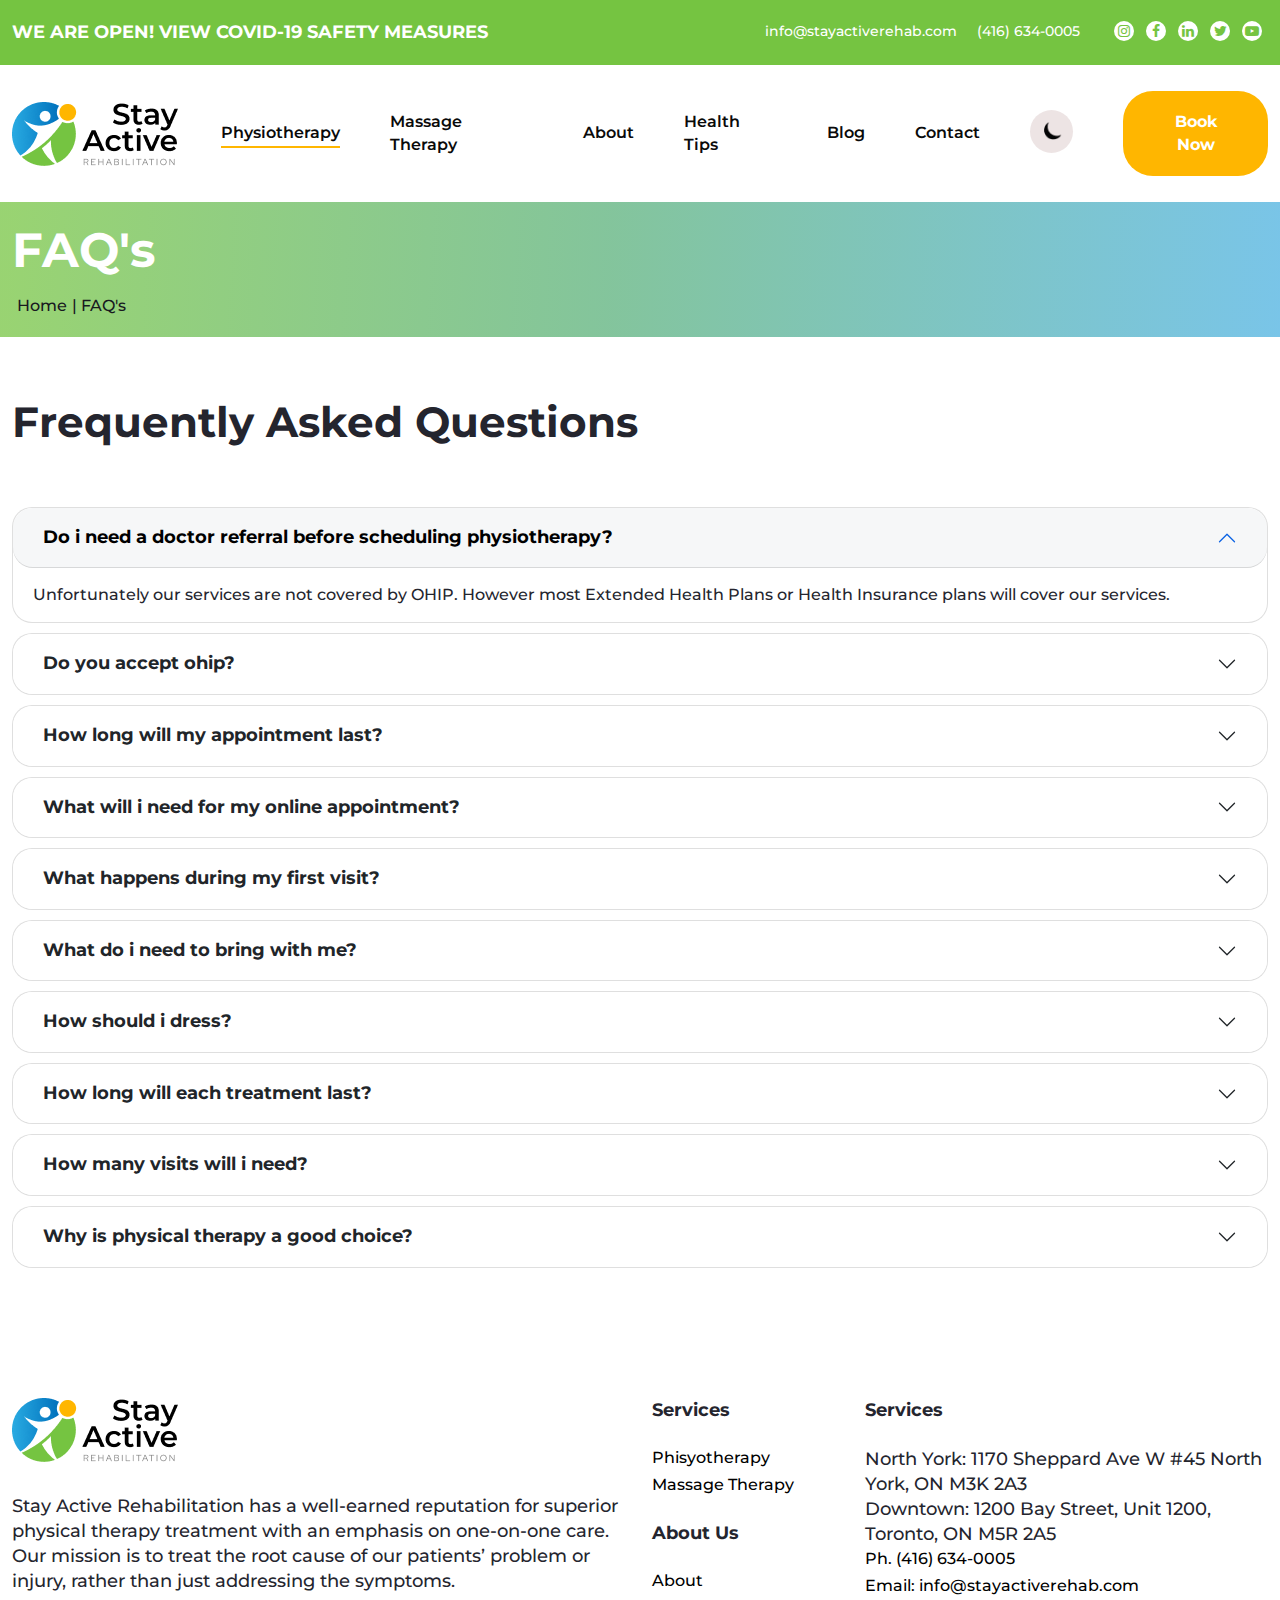
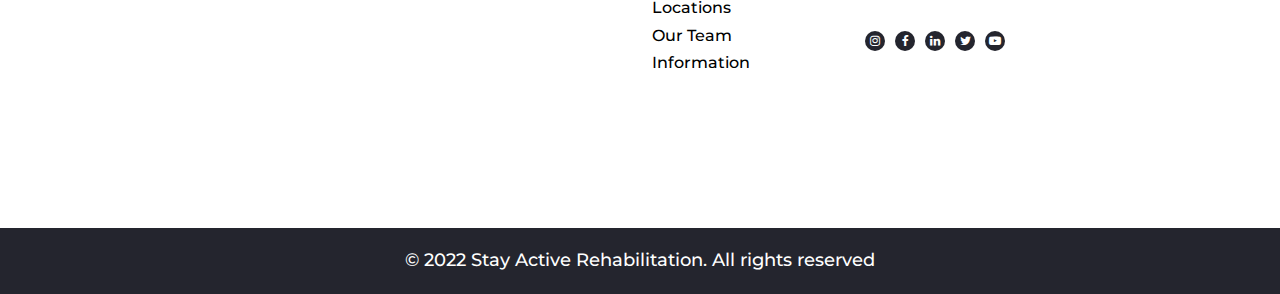
<file: fifth page.html>
<!DOCTYPE html>
<html lang="en">
<head>
    <meta charset="UTF-8">
    <meta http-equiv="X-UA-Compatible" content="IE=edge">
    <meta name="viewport" content="width=device-width, initial-scale=1.0">
    <title>FAQ's</title>
     <!--font awasome-->
     <link rel="stylesheet" href="./css/font-awesome.min.css" />
     <!-- boostrap -->
     <link rel="stylesheet" href="./css/bootstrap.min.css" />
     <!-- css file -->
     <link rel="stylesheet" href="./css/style.css" />
</head>
<body>
  <!-- loader html start -->
  <div id="overlayer"></div>
  <div class="loader">
      <span class="loader-inner"></span>
  </div>
<!-- loader html end -->
     <!-- header start -->
     <header class="header-wrapper">
      <div class="menu-overle"></div>
      <div class="topper">
          <div class="container header-wrap">
              <div class="row d-flex align-item-center">
                  <div class="col-lg-6 left-sec">
                      <p>WE ARE OPEN! VIEW COVID-19 SAFETY MEASURES</p>
                  </div>
                  <div class="col-lg-6 d-flex right-sec">
                      <div class="inner d-flex">
                          <a href="mailto:info@stayactiverehab.com"><span>INFO@STAYACTIVEREHAB.COM</span><i class="fa fa-envelope-o" aria-hidden="true"></i></a>
                          <a href="tel:4166340005"><span>(416) 634-0005</span><i class="fa fa-phone" aria-hidden="true"></i></a>
                      </div>
                      <ul class="d-flex mb-0 ps-2">
                          <li>
                              <a href="#0" target="_blank" class="me-0"><i class="fa fa-instagram" aria-hidden="true"></i></a>
                          </li>
                          <li>
                              <a href="#0" target="_blank" class="me-0"><i class="fa fa-facebook" aria-hidden="true"></i></a>
                          </li>
                          <li>
                              <a href="#0" target="_blank" class="me-0"><i class="fa fa-linkedin" aria-hidden="true"></i></a>
                          </li>
                          <li>
                              <a href="#0" target="_blank" class="me-0"><i class="fa fa-twitter" aria-hidden="true"></i></a>
                          </li>
                          <li>
                              <a href="#0" target="_blank" class="me-0"><i class="fa fa-youtube-play" aria-hidden="true"></i></a>
                          </li>
                      </ul>
                  </div>
              </div>
          </div>
      </div>
      <div class="header-navbar">
          <div class= "d-flex align-items-start align-items-center justify-content-between container">
              <figure class="main_logo col-lg-2 col-6 "><img src="./images/logo.png" alt=""></figure>
              <div class="menu_time-and-timer d-flex align-items-center justify-content-end col-lg-10 col-6 pl-lg-0 pr-lg-0">
                  <nav id="menu-item" class="col-lg-12 pl-lg-0 pr-lg-0">
                      <ul class="menu_listing d-lg-flex align-items-center justify-content-end ps-0">
                          <li class="d-inline-block"><a href="./seven page.html" target="_blank" class="d-block smooth_section menu-item_active">Physiotherapy</a></li>
                          <li class="d-inline-block"><a href="./fifth page.html" target="_blank" class="d-block smooth_section">Massage Therapy</a></li>
                          <li class="d-inline-block"><a href="./fourth page.html" target="_blank" class="d-block smooth_section">About</a></li>
                          <li class="d-inline-block"><a href="./second page.html" target="_blank" class="d-block smooth_section">Health Tips</a></li>
                          <li class="d-inline-block"><a href="./third-page.html" target="_blank" class="d-block smooth_section">Blog</a></li>
                          <li class="d-inline-block"><a href="./contact page.html" target="_blank" class="d-block smooth_section">Contact</a></li>
                          <li class="menu-item_active">
                              <div class="switch">
                                  <input id="themeSwitch" class="switch__input" type="checkbox" />
                                  <label class="switch__label" for="themeSwitch" aria-hidden="true">On</label>
                                  <div class="switch__marker" aria-hidden="true"></div>
                              </div>
                          </li>
                          <div class="right-but text-center">
                              <a href="#0">Book Now</a>
                          </div>  
                      </ul>
                  </nav>
  
                  <!-- Mobile Menu Icon Html Strat -->
                  <div class="mobile_menu_icon">
                      <div class="three" id="menu">
                          <div class="hamburger" id="hamburger-1">
                              <span class="line"></span>
                              <span class="line"></span>
                              <span class="line"></span>
                          </div>
                      </div>
                  </div>
                  <!-- Mobile Menu Icon Html End -->
                 
              </div>
          </div>
      </div>
 </header>
    <!-- header end -->

    <section class="main2-section">
        <div class="container">
         <div class="health">
             <div class="health-blog">
                 <h2>FAQ's</h2>
                 <ul class="blog">
                     <li><a href="#0">Home</a></li>
                     <li><a href="#">| FAQ's</a></li>
                 </ul>
             </div>
         </div>
        </div>
    </section>

    <!-- faq Question start -->
<section class="margin-tb">
    <div class="container FAQ">
        <h2 class="question">Frequently Asked Questions</h2>
        <div class="accordion" id="accordionExample">
            <div class="accordion-item">
              <h2 class="accordion-header" id="headingOne">
                <button class="accordion-button" type="button" data-bs-toggle="collapse" data-bs-target="#collapseOne" aria-expanded="true" aria-controls="collapseOne">
                    Do i need a doctor referral before scheduling physiotherapy?
                </button>
              </h2>
              <div id="collapseOne" class="accordion-collapse collapse show" aria-labelledby="headingOne" data-bs-parent="#accordionExample">
                <div class="accordion-body">
                    Unfortunately our services are not covered by OHIP. However most Extended Health Plans or Health Insurance plans will cover our services.
                </div>
              </div>
            </div>
            <div class="accordion-item">
              <h2 class="accordion-header" id="headingTwo">
                <button class="accordion-button collapsed" type="button" data-bs-toggle="collapse" data-bs-target="#collapseTwo" aria-expanded="false" aria-controls="collapseTwo">
                    Do you accept ohip?
                </button>
              </h2>
              <div id="collapseTwo" class="accordion-collapse collapse" aria-labelledby="headingTwo" data-bs-parent="#accordionExample">
                <div class="accordion-body">
                    Unfortunately our services are not covered by OHIP. However most Extended Health Plans or Health Insurance plans will cover our services.
                </div>
              </div>
            </div>
            <div class="accordion-item">
              <h2 class="accordion-header" id="headingThree">
                <button class="accordion-button collapsed" type="button" data-bs-toggle="collapse" data-bs-target="#collapseThree" aria-expanded="false" aria-controls="collapseThree">
                    How long will my appointment last?
                </button>
              </h2>
              <div id="collapseThree" class="accordion-collapse collapse" aria-labelledby="headingThree" data-bs-parent="#accordionExample">
                <div class="accordion-body">
                    Unfortunately our services are not covered by OHIP. However most Extended Health Plans or Health Insurance plans will cover our services.
                </div>
              </div>
            </div>
            <div class="accordion-item">
                <h2 class="accordion-header" id="headingThree0">
                  <button class="accordion-button collapsed" type="button" data-bs-toggle="collapse" data-bs-target="#collapseThree0" aria-expanded="false" aria-controls="collapseThree0">
                    What will i need for my online appointment?
                  </button>
                </h2>
                <div id="collapseThree0" class="accordion-collapse collapse" aria-labelledby="headingThree" data-bs-parent="#accordionExample">
                  <div class="accordion-body">
                      Unfortunately our services are not covered by OHIP. However most Extended Health Plans or Health Insurance plans will cover our services.
                  </div>
                </div>
              </div>
              <div class="accordion-item">
                <h2 class="accordion-header" id="headingThree1">
                  <button class="accordion-button collapsed" type="button" data-bs-toggle="collapse" data-bs-target="#collapseThree1" aria-expanded="false" aria-controls="collapseThree1">
                    What happens during my first visit?
                  </button>
                </h2>
                <div id="collapseThree1" class="accordion-collapse collapse" aria-labelledby="headingThree" data-bs-parent="#accordionExample">
                  <div class="accordion-body">
                      Unfortunately our services are not covered by OHIP. However most Extended Health Plans or Health Insurance plans will cover our services.
                  </div>
                </div>
              </div>
              <div class="accordion-item">
                <h2 class="accordion-header" id="headingThree2">
                  <button class="accordion-button collapsed" type="button" data-bs-toggle="collapse" data-bs-target="#collapseThree2" aria-expanded="false" aria-controls="collapseThree2">
                    What do i need to bring with me?
                  </button>
                </h2>
                <div id="collapseThree2" class="accordion-collapse collapse" aria-labelledby="headingThree" data-bs-parent="#accordionExample">
                  <div class="accordion-body">
                      Unfortunately our services are not covered by OHIP. However most Extended Health Plans or Health Insurance plans will cover our services.
                  </div>
                </div>
              </div>
              <div class="accordion-item">
                <h2 class="accordion-header" id="headingThree3">
                  <button class="accordion-button collapsed" type="button" data-bs-toggle="collapse" data-bs-target="#collapseThree3" aria-expanded="false" aria-controls="collapseThree3">
                    How should i dress?
                  </button>
                </h2>
                <div id="collapseThree3" class="accordion-collapse collapse" aria-labelledby="headingThree" data-bs-parent="#accordionExample">
                  <div class="accordion-body">
                      Unfortunately our services are not covered by OHIP. However most Extended Health Plans or Health Insurance plans will cover our services.
                  </div>
                </div>
              </div>
              <div class="accordion-item">
                <h2 class="accordion-header" id="headingThree4">
                  <button class="accordion-button collapsed" type="button" data-bs-toggle="collapse" data-bs-target="#collapseThree4" aria-expanded="false" aria-controls="collapseThree4">
                    How long will each treatment last?
                  </button>
                </h2>
                <div id="collapseThree4" class="accordion-collapse collapse" aria-labelledby="headingThree" data-bs-parent="#accordionExample">
                  <div class="accordion-body">
                      Unfortunately our services are not covered by OHIP. However most Extended Health Plans or Health Insurance plans will cover our services.
                  </div>
                </div>
              </div>
              <div class="accordion-item">
                <h2 class="accordion-header" id="headingThree5">
                  <button class="accordion-button collapsed" type="button" data-bs-toggle="collapse" data-bs-target="#collapseThree5" aria-expanded="false" aria-controls="collapseThree5">
                    How many visits will i need?
                  </button>
                </h2>
                <div id="collapseThree5" class="accordion-collapse collapse" aria-labelledby="headingThree" data-bs-parent="#accordionExample">
                  <div class="accordion-body">
                      Unfortunately our services are not covered by OHIP. However most Extended Health Plans or Health Insurance plans will cover our services.
                  </div>
                </div>
              </div>
              <div class="accordion-item">
                <h2 class="accordion-header" id="headingThree6">
                  <button class="accordion-button collapsed" type="button" data-bs-toggle="collapse" data-bs-target="#collapseThree6" aria-expanded="false" aria-controls="collapseThree6">
                    Why is physical therapy a good choice?
                  </button>
                </h2>
                <div id="collapseThree6" class="accordion-collapse collapse" aria-labelledby="headingThree" data-bs-parent="#accordionExample">
                  <div class="accordion-body">
                      Unfortunately our services are not covered by OHIP. However most Extended Health Plans or Health Insurance plans will cover our services.
                  </div>
                </div>
              </div>
          </div>
    </div>
</section>

    <!-- faq Question end -->
    <!-- footer start -->
<footer class="margin-top footer-top">
    <div class="container">
        <div class="row">
            <div class="col-lg-6">
                <div class="footer-first">
                    <img src="./images/logo.png" alt="" />
                    <p>Stay Active Rehabilitation has a well-earned reputation for superior physical therapy treatment with an emphasis on one-on-one care.</p>
                    <p>Our mission is to treat the root cause of our patients’ problem or injury, rather than just addressing the symptoms.</p>
                </div>
            </div>
            <div class="col-lg-2">
                <div class="footer-second footer123">
                    <span>Services</span>
                    <ul>
                        <li><a href="#0">Phisyotherapy</a></li>
                        <li><a href="#0">Massage Therapy</a></li>
                    </ul>
                </div>
                <div class="footer-second footer123">
                    <span>About Us</span>
                    <ul>
                        <li><a href="#0">About</a></li>
                        <li><a href="#0">Locations</a></li>
                        <li><a href="#0">Our Team</a></li>
                        <li><a href="#0">Information</a></li>
                    </ul>
                </div>
            </div>
            <div class="col-lg-4">
                <div class="footer-second footer123">
                    <span>Services</span>
                    <p>North York: 1170 Sheppard Ave W #45 North York, ON M3K 2A3</p>
                    <p>Downtown: 1200 Bay Street, Unit 1200, Toronto, ON M5R 2A5</p>
                    <ul>
                        <li><a href="tel:4166340005">Ph. (416) 634-0005</a></li>
                        <li><a href="mailto:info@stayactiverehab.com">Email: info@stayactiverehab.com</a></li>
                    </ul>
                    <ul class="d-flex mb-0 ps-2 footer-icons">
                        <li>
                            <a href="#0" target="_blank" class="me-0"><i class="fa fa-instagram" aria-hidden="true"></i></a>
                        </li>
                        <li>
                            <a href="#0" target="_blank" class="me-0"><i class="fa fa-facebook" aria-hidden="true"></i></a>
                        </li>
                        <li>
                            <a href="#0" target="_blank" class="me-0"><i class="fa fa-linkedin" aria-hidden="true"></i></a>
                        </li>
                        <li>
                            <a href="#0" target="_blank" class="me-0"><i class="fa fa-twitter" aria-hidden="true"></i></a>
                        </li>
                        <li>
                            <a href="#0" target="_blank" class="me-0"><i class="fa fa-youtube-play" aria-hidden="true"></i></a>
                        </li>
                    </ul>
                </div>
            </div>
        </div>
    </div>
    <div class="margin-top copyright">
        <div class="container">
            <p>© 2022 Stay Active Rehabilitation. All rights reserved</p>
        </div>
    </div>
</footer>
<!-- footer end -->
    

    <script src="./js/jquery-3.6.0.min.js"></script>
    <script src="./js/bootstrap.min.js"></script>
    <script src="./js/custom.js"></script>
</body>
</html>
</file>
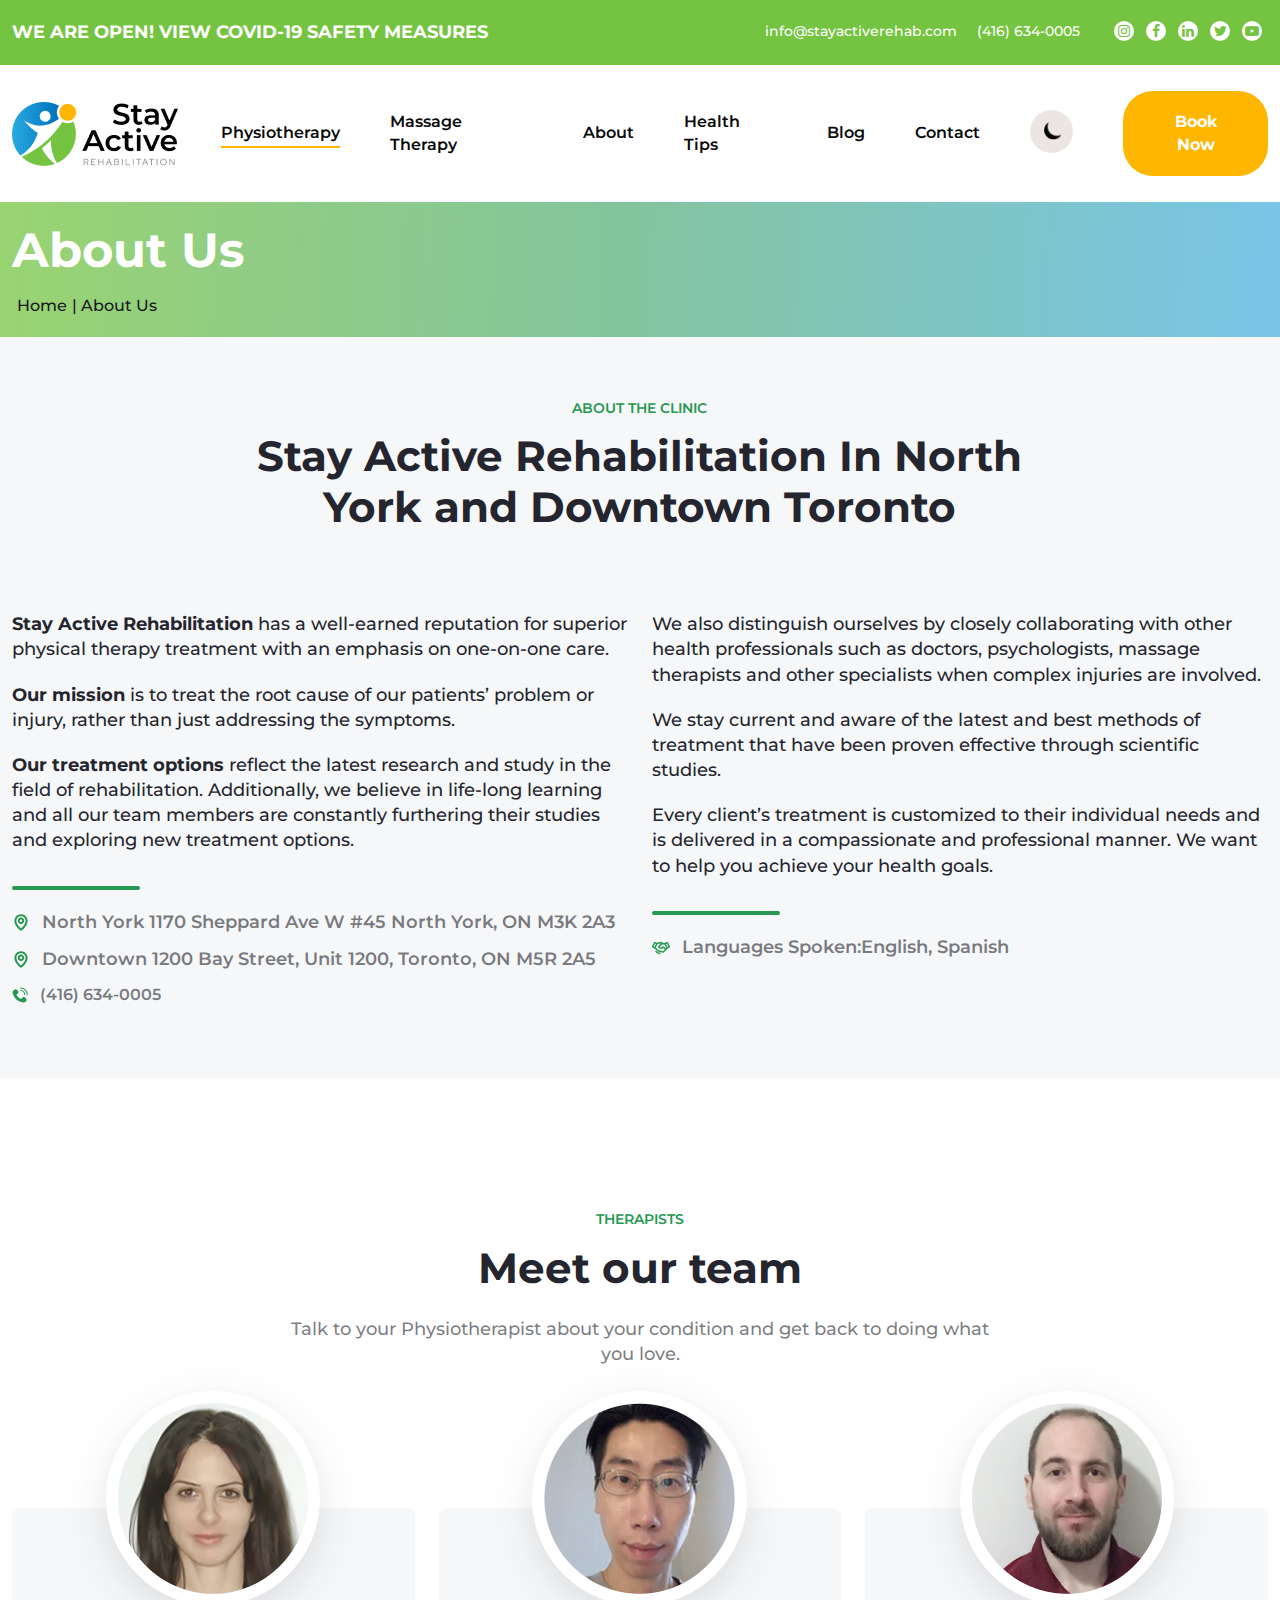
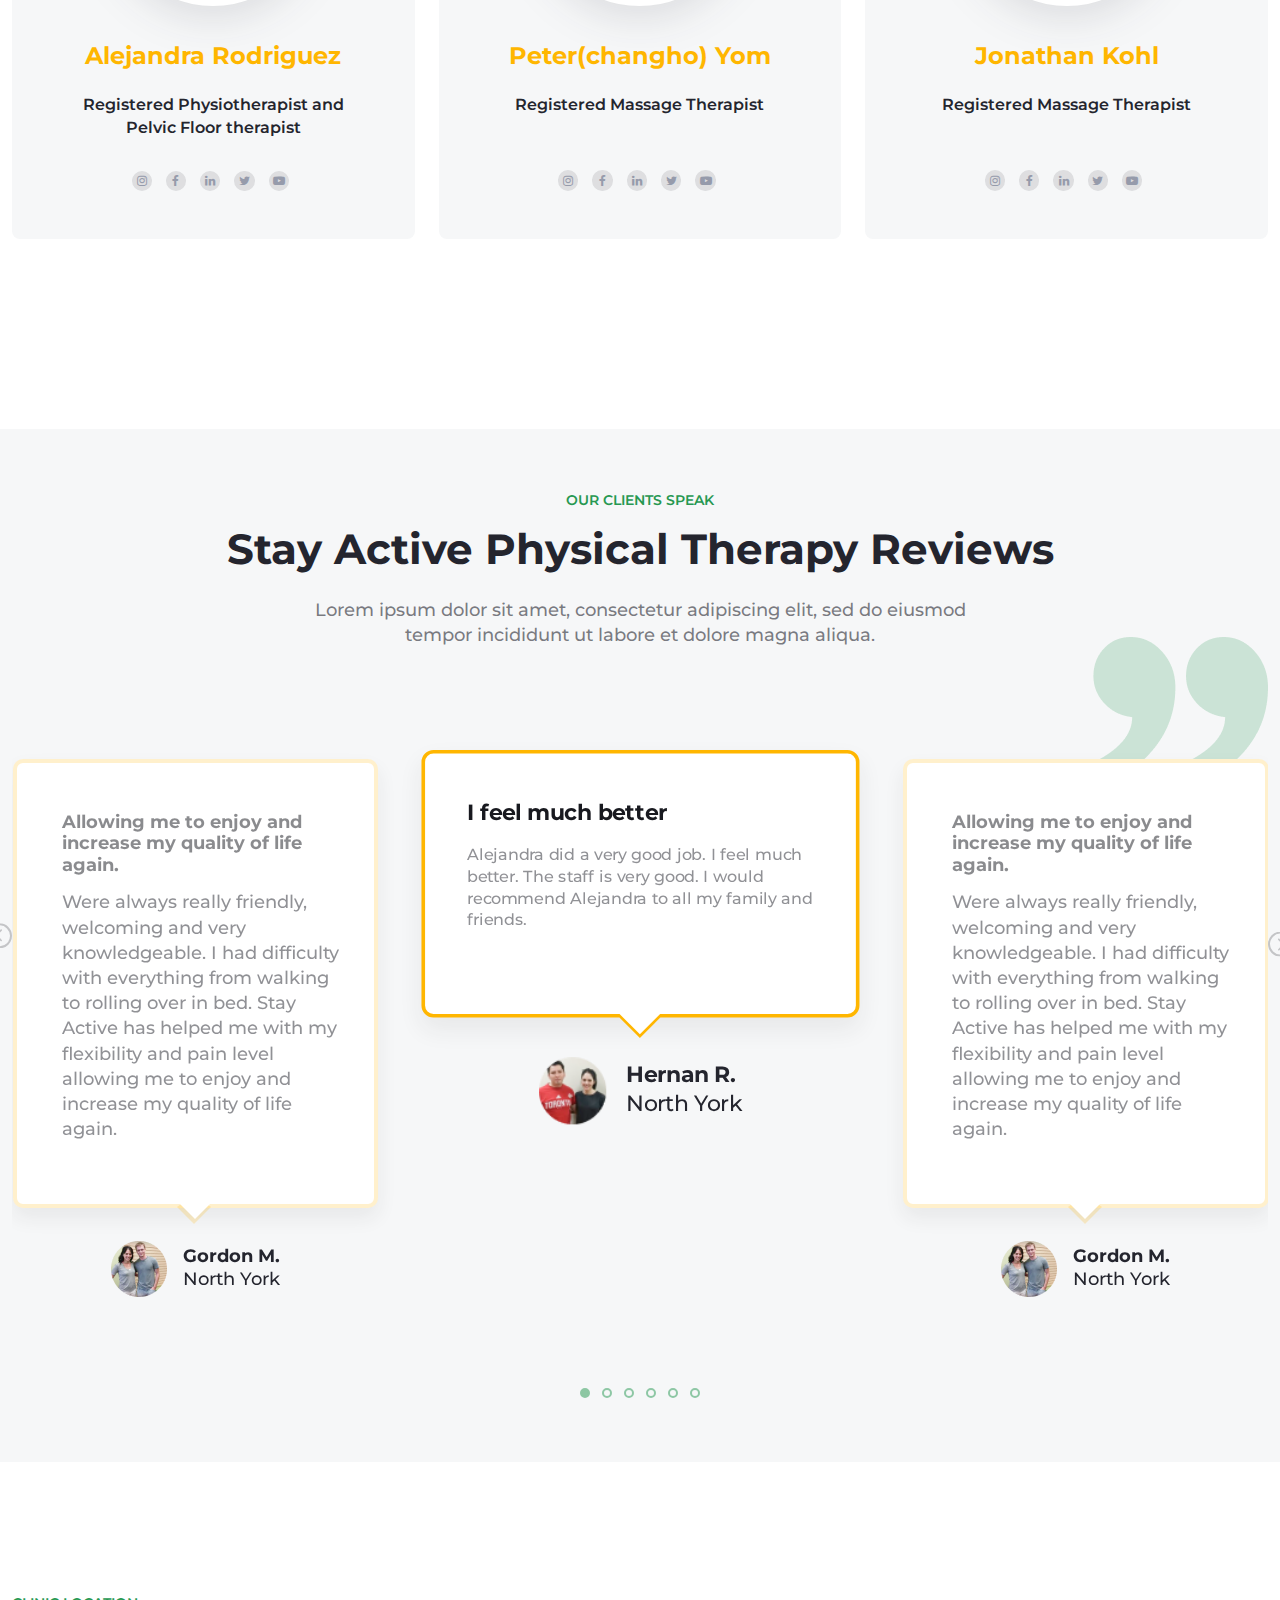
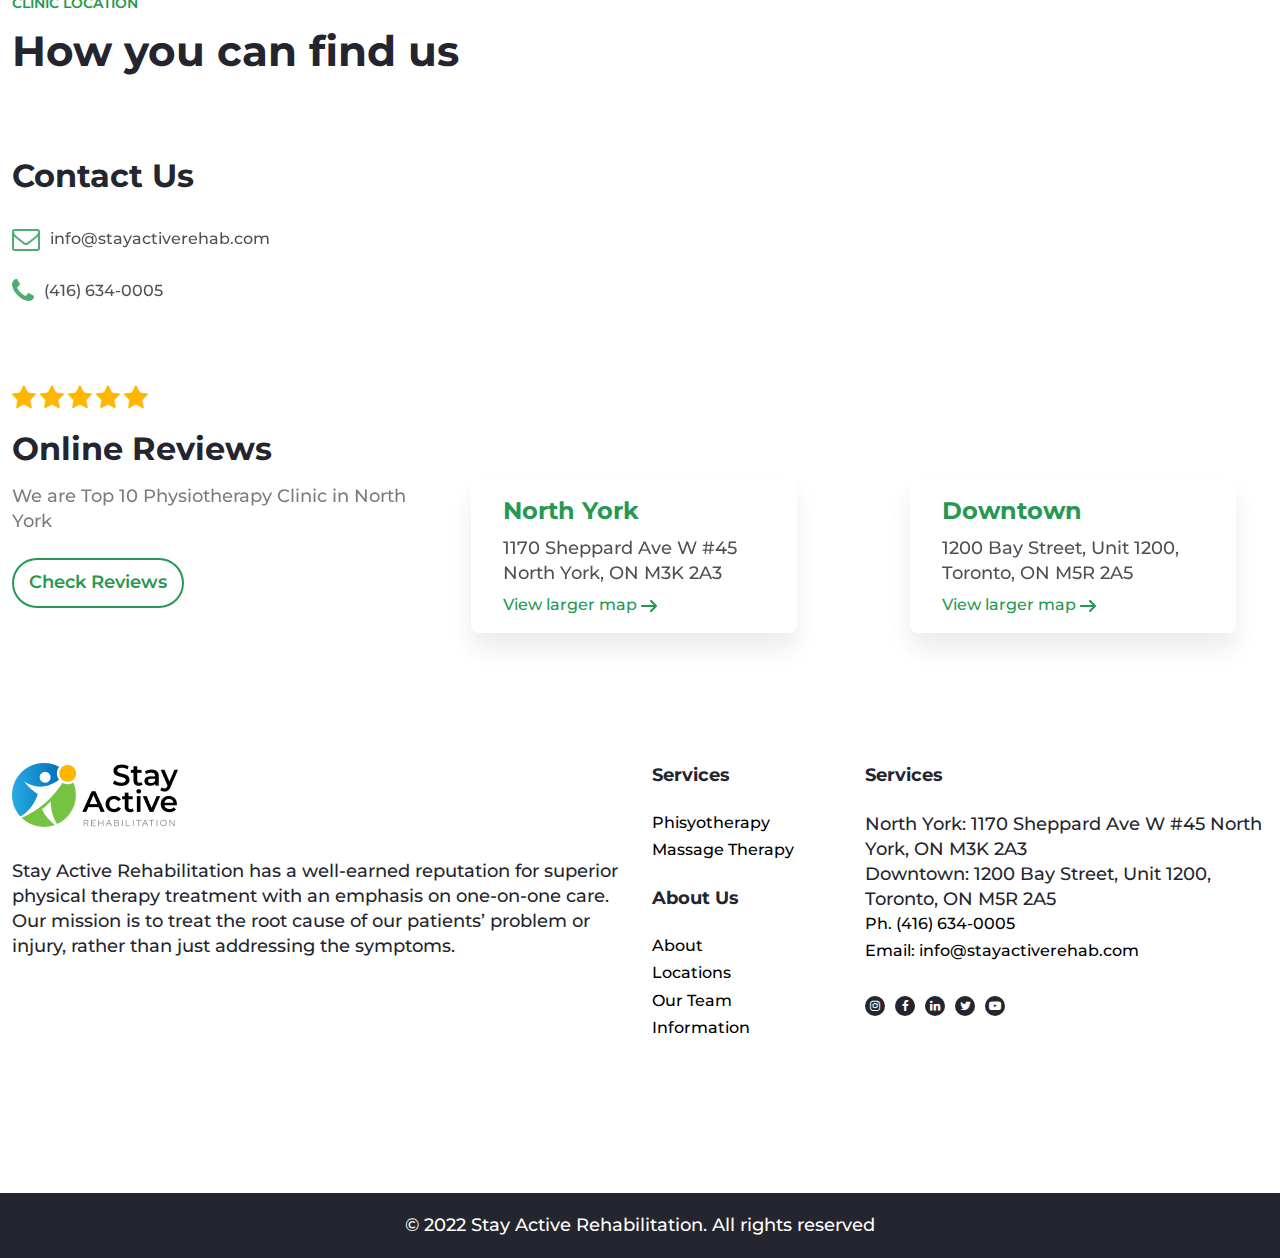
<file: fourth page.html>
<!DOCTYPE html>
<html lang="en">
<head>
    <meta charset="UTF-8">
    <meta http-equiv="X-UA-Compatible" content="IE=edge">
    <meta name="viewport" content="width=device-width, initial-scale=1.0">
    <title>stay active</title>
     <!-- owl sheets -->
     <link rel="stylesheet" href="./css/owl.carousel.min.css">
     <link rel="stylesheet" href="./css/owl.theme.default.min.css">
    <!--font awasome-->
    <link rel="stylesheet" href="./css/font-awesome.min.css" />
    <!-- boostrap -->
    <link rel="stylesheet" href="./css/bootstrap.min.css" />
    <!-- css file -->
    <link rel="stylesheet" href="./css/style.css" />
</head>
<body>
    <!-- loader html start -->
    <div id="overlayer"></div>
    <div class="loader">
        <span class="loader-inner"></span>
    </div>
<!-- loader html end -->
      <!-- header start -->
      <header class="header-wrapper">
        <div class="menu-overle"></div>
        <div class="topper">
            <div class="container header-wrap">
                <div class="row d-flex align-item-center">
                    <div class="col-lg-6 left-sec">
                        <p>WE ARE OPEN! VIEW COVID-19 SAFETY MEASURES</p>
                    </div>
                    <div class="col-lg-6 d-flex right-sec">
                        <div class="inner d-flex">
                            <a href="mailto:info@stayactiverehab.com"><span>INFO@STAYACTIVEREHAB.COM</span><i class="fa fa-envelope-o" aria-hidden="true"></i></a>
                            <a href="tel:4166340005"><span>(416) 634-0005</span><i class="fa fa-phone" aria-hidden="true"></i></a>
                        </div>
                        <ul class="d-flex mb-0 ps-2">
                            <li>
                                <a href="#0" target="_blank" class="me-0"><i class="fa fa-instagram" aria-hidden="true"></i></a>
                            </li>
                            <li>
                                <a href="#0" target="_blank" class="me-0"><i class="fa fa-facebook" aria-hidden="true"></i></a>
                            </li>
                            <li>
                                <a href="#0" target="_blank" class="me-0"><i class="fa fa-linkedin" aria-hidden="true"></i></a>
                            </li>
                            <li>
                                <a href="#0" target="_blank" class="me-0"><i class="fa fa-twitter" aria-hidden="true"></i></a>
                            </li>
                            <li>
                                <a href="#0" target="_blank" class="me-0"><i class="fa fa-youtube-play" aria-hidden="true"></i></a>
                            </li>
                        </ul>
                    </div>
                </div>
            </div>
        </div>
        <div class="header-navbar">
            <div class= "d-flex align-items-start align-items-center justify-content-between container">
                <figure class="main_logo col-lg-2 col-6 "><img src="./images/logo.png" alt=""></figure>
                <div class="menu_time-and-timer d-flex align-items-center justify-content-end col-lg-10 col-6 pl-lg-0 pr-lg-0">
                    <nav id="menu-item" class="col-lg-12 pl-lg-0 pr-lg-0">
                        <ul class="menu_listing d-lg-flex align-items-center justify-content-end ps-0">
                            <li class="d-inline-block"><a href="./seven page.html" target="_blank" class="d-block smooth_section menu-item_active">Physiotherapy</a></li>
                            <li class="d-inline-block"><a href="./fifth page.html" target="_blank" class="d-block smooth_section">Massage Therapy</a></li>
                            <li class="d-inline-block"><a href="./fourth page.html" target="_blank" class="d-block smooth_section">About</a></li>
                            <li class="d-inline-block"><a href="./second page.html" target="_blank" class="d-block smooth_section">Health Tips</a></li>
                            <li class="d-inline-block"><a href="./third-page.html" target="_blank" class="d-block smooth_section">Blog</a></li>
                            <li class="d-inline-block"><a href="./contact page.html" target="_blank" class="d-block smooth_section">Contact</a></li>
                            <li class="menu-item_active">
                                <div class="switch">
                                    <input id="themeSwitch" class="switch__input" type="checkbox" />
                                    <label class="switch__label" for="themeSwitch" aria-hidden="true">On</label>
                                    <div class="switch__marker" aria-hidden="true"></div>
                                </div>
                            </li>
                            <div class="right-but text-center">
                                <a href="#0">Book Now</a>
                            </div>  
                        </ul>
                    </nav>
    
                    <!-- Mobile Menu Icon Html Strat -->
                    <div class="mobile_menu_icon">
                        <div class="three" id="menu">
                            <div class="hamburger" id="hamburger-1">
                                <span class="line"></span>
                                <span class="line"></span>
                                <span class="line"></span>
                            </div>
                        </div>
                    </div>
                    <!-- Mobile Menu Icon Html End -->
                   
                </div>
            </div>
        </div>
   </header>
    <!-- header end -->

    <section class="main2-section">
        <div class="container">
         <div class="health">
             <div class="health-blog">
                 <h2>About Us</h2>
                 <ul class="blog">
                     <li><a href="#0">Home</a></li>
                     <li><a href="#">| About Us</a></li>
                 </ul>
             </div>
         </div>
        </div>
    </section>
    <!-- clinic sec start -->
    <section class="our-clients">
        <div class="container">
            <div class="row">
               <div class="col-lg-2"></div>
               <div class="col-lg-8">
                <div class="heading text-center margin-bottom">
                    <span>ABOUT THE CLINIC</span>
                    <h2 class="mb-4">Stay Active Rehabilitation In North York and Downtown Toronto</h2>
                </div>
               </div>
               <div class="col-lg-2"></div>
            </div>
            <div class="row Clinic">
                <div class="col-md-6">
                    <p> <b> Stay Active Rehabilitation</b> has a well-earned reputation for superior physical therapy treatment with an emphasis on one-on-one care.</p>
                    <p> <b> Our mission</b> is to treat the root cause of our patients’ problem or injury, rather than just addressing the symptoms.</p>  
                    <p>
                       <b>Our treatment options</b>  reflect the latest research and study in the field of rehabilitation. Additionally, we believe in life-long learning and all our team members are constantly furthering their studies and exploring new treatment options.</p>
                    <div class="client0-details">
                        <ul>
                            <li>
                                <img src="./images/location.svg" alt="">
                                <p>North York 1170 Sheppard Ave W #45 North York, ON M3K 2A3 </p>
                            </li>
                            <li>
                                <img src="./images/location.svg" alt="">
                                <p>Downtown 1200 Bay Street, Unit 1200, Toronto, ON M5R 2A5 </p>
                            </li>
                            <li>
                                <img src="./images/speaking-call.svg" alt="">
                                <a href="tel:4166340005">(416) 634-0005</a>
                            </li>
                        </ul>
                    </div>   
                </div>
                <div class="col-md-6">
                    <p>We also distinguish ourselves by closely collaborating with other health professionals such as doctors, psychologists, massage therapists and other specialists when complex injuries are involved.
                    </p>
                    <p>   
                        We stay current and aware of the latest and best methods of treatment that have been proven effective through scientific studies.</p>
                    <p>    
                        Every client’s treatment is customized to their individual needs and is delivered in a compassionate and professional manner. We want to help you achieve your health goals.</p>
                        <div class="client0-details">
                            <ul>
                                <li>
                                    <img src="./images/hand-shake.svg" alt="">
                                    <p>Languages Spoken:English, Spanish</p>
                                </li>
                            </ul>
                        </div>       
                </div>
            </div>
        </div>
    </section>
    <!-- clinic sec end -->

    <!-- team sec start -->
    <section class="margin-top">
        <div class="container">
            <div class="heading text-center margin-bottom">
                <span>THERAPISTS</span>
                <h2 class="mb-4">Meet our team</h2>
                <p>Talk to your Physiotherapist about your condition and get back to doing what you love.</p>
            </div>
            <div class="row">
                <div class="col-md-4">
                    <div class="therapist-box">
                        <div class="therapist-img">
                            <img src="./images/Alejandra.png" alt="">
                        </div>
                        <h2>Alejandra Rodriguez</h2>
                        <p>Registered Physiotherapist and Pelvic Floor therapist</p>
                        <ul class="d-flex mb-0 ps-2 therapist-social-box">
                            <li>
                                <a href="#0" target="_blank" class="me-0"><i class="fa fa-instagram" aria-hidden="true"></i></a>
                            </li>
                            <li>
                                <a href="#0" target="_blank" class="me-0"><i class="fa fa-facebook" aria-hidden="true"></i></a>
                            </li>
                            <li>
                                <a href="#0" target="_blank" class="me-0"><i class="fa fa-linkedin" aria-hidden="true"></i></a>
                            </li>
                            <li>
                                <a href="#0" target="_blank" class="me-0"><i class="fa fa-twitter" aria-hidden="true"></i></a>
                            </li>
                            <li>
                                <a href="#0" target="_blank" class="me-0"><i class="fa fa-youtube-play" aria-hidden="true"></i></a>
                            </li>
                        </ul>
                        <div class="therapist-details">
                            <div class="inner-therapist-details">
                                <p>Registered Physiotherapist, Acupuncture Practitioner, Certified Trigenics Practitioner, Pelvic Floor Physiotherapist, Certified Yoga Instructor.
                                </p>    
                                <p>
                                    From a young age, Alejandra Rodriguez knew she wanted a career in health care. After volunteering at
                                    some physical therapy clinics and hospitals, she became fascinated with Physical Therapy as a means of
                                    helping people recover from injury and return to an active lifestyle.
                                </p>    
                                <p>
                                    She obtained her Bachelor of Science degree from the University of Toronto, and her Physiotherapy degree from the Hogeschool van Amsterdam in The Netherlands.
                                </p>
                                <p>    
                                    After completing her program, she obtained her physiotherapy license in Canada as well as the United
                                    States in 2006.
                                </p>
                                <p>    
                                    She gathered a wide range of experience by working her way through many different health care sectors, from hospitals to rehabilitation centres to private practices.
                                    She spent several years working in the chronic pain management program in Toronto Western Hospital
                                </p>
                                <p>   
                                    where she learned the importance of working with an interdisciplinary team of health care professionals to treat complex conditions. Her goal was always to help patients restore their quality of life in every single aspect.
                                </p> 
                                <p>    
                                    She continued her career, working closely with several family doctors, specialists, psychologists and
                                    multiple health care professionals to help her clients recover and achieve their lifestyle goals.
                                </p>
                                <p>    
                                    Alejandra specialized in the area of orthopedics and has successfully treated patients with many types of complex injuries from car accidents to sports injuries, to slip-and-falls, work-related injuries and pre and
                                    post-surgical conditions.
                                </p>
                                <p>    
                                    As part of her ongoing training, Alejandra has completed several certifications including acupuncture,
                                    manual therapy based-rehabilitation, dry needling and Trigenics, a complex procedure which retrains
                                    the way the brain communicates its movement and/or pain signals with the muscles of the body. She is
                                    also certified in Temporomandibular Joint Disorder (TMJ).
                                </p>
                                <p>    
                                    These advanced treatment methods, coupled with her accurate diagnosis and follow-up intervention,
                                    have allowed her to achieve maximum results with her patients. She has helped thousands of clients
                                    reach their goals by minimizing or eradicating pain, improve their physical tolerances, and ensure a fast
                                    and successful recovery.
                                </p>
                                <p>    
                                    In addition, she has also completed her specialization in advanced pelvic floor physiotherapy in order to
                                    assist women overcome pelvic-related conditions.
                                </p>
                                <p>    
                                    Alejandra is passionate about living a healthy lifestyle and enjoying regular exercise. When she is not
                                    helping her patients, her activities include yoga, Pilates, cycling and fitness.</p>
                            </div>
                        </div>  
                    </div>
                </div>
                <div class="col-md-4">
                    <div class="therapist-box">
                        <div class="therapist-img">
                            <img src="./images/peter.png" alt="">
                        </div>
                        <h2>Peter(changho) Yom</h2>
                        <p>Registered Massage Therapist</p>
                        <ul class="d-flex mb-0 ps-2 therapist-social-box">
                            <li>
                                <a href="#0" target="_blank" class="me-0"><i class="fa fa-instagram" aria-hidden="true"></i></a>
                            </li>
                            <li>
                                <a href="#0" target="_blank" class="me-0"><i class="fa fa-facebook" aria-hidden="true"></i></a>
                            </li>
                            <li>
                                <a href="#0" target="_blank" class="me-0"><i class="fa fa-linkedin" aria-hidden="true"></i></a>
                            </li>
                            <li>
                                <a href="#0" target="_blank" class="me-0"><i class="fa fa-twitter" aria-hidden="true"></i></a>
                            </li>
                            <li>
                                <a href="#0" target="_blank" class="me-0"><i class="fa fa-youtube-play" aria-hidden="true"></i></a>
                            </li>
                        </ul>
                        <div class="therapist-details">
                            <div class="inner-therapist-details">
                                <p>Registered Physiotherapist, Acupuncture Practitioner, Certified Trigenics Practitioner, Pelvic Floor Physiotherapist, Certified Yoga Instructor.
                                </p>    
                                <p>
                                    From a young age, Alejandra Rodriguez knew she wanted a career in health care. After volunteering at
                                    some physical therapy clinics and hospitals, she became fascinated with Physical Therapy as a means of
                                    helping people recover from injury and return to an active lifestyle.
                                </p>    
                                <p>
                                    She obtained her Bachelor of Science degree from the University of Toronto, and her Physiotherapy degree from the Hogeschool van Amsterdam in The Netherlands.
                                </p>
                                <p>    
                                    After completing her program, she obtained her physiotherapy license in Canada as well as the United
                                    States in 2006.
                                </p>
                                <p>    
                                    She gathered a wide range of experience by working her way through many different health care sectors, from hospitals to rehabilitation centres to private practices.
                                    She spent several years working in the chronic pain management program in Toronto Western Hospital
                                </p>
                                <p>   
                                    where she learned the importance of working with an interdisciplinary team of health care professionals to treat complex conditions. Her goal was always to help patients restore their quality of life in every single aspect.
                                </p> 
                                <p>    
                                    She continued her career, working closely with several family doctors, specialists, psychologists and
                                    multiple health care professionals to help her clients recover and achieve their lifestyle goals.
                                </p>
                                <p>    
                                    Alejandra specialized in the area of orthopedics and has successfully treated patients with many types of complex injuries from car accidents to sports injuries, to slip-and-falls, work-related injuries and pre and
                                    post-surgical conditions.
                                </p>
                                <p>    
                                    As part of her ongoing training, Alejandra has completed several certifications including acupuncture,
                                    manual therapy based-rehabilitation, dry needling and Trigenics, a complex procedure which retrains
                                    the way the brain communicates its movement and/or pain signals with the muscles of the body. She is
                                    also certified in Temporomandibular Joint Disorder (TMJ).
                                </p>
                                <p>    
                                    These advanced treatment methods, coupled with her accurate diagnosis and follow-up intervention,
                                    have allowed her to achieve maximum results with her patients. She has helped thousands of clients
                                    reach their goals by minimizing or eradicating pain, improve their physical tolerances, and ensure a fast
                                    and successful recovery.
                                </p>
                                <p>    
                                    In addition, she has also completed her specialization in advanced pelvic floor physiotherapy in order to
                                    assist women overcome pelvic-related conditions.
                                </p>
                                <p>    
                                    Alejandra is passionate about living a healthy lifestyle and enjoying regular exercise. When she is not
                                    helping her patients, her activities include yoga, Pilates, cycling and fitness.</p>
                            </div>
                        </div>  
                    </div>
                </div>
                <div class="col-md-4">
                    <div class="therapist-box">
                        <div class="therapist-img">
                            <img src="./images/jonathan.png" alt="">
                        </div>
                        <h2>Jonathan Kohl</h2>
                        <p>Registered Massage Therapist </p>
                        <ul class="d-flex mb-0 ps-2 therapist-social-box">
                            <li>
                                <a href="#0" target="_blank" class="me-0"><i class="fa fa-instagram" aria-hidden="true"></i></a>
                            </li>
                            <li>
                                <a href="#0" target="_blank" class="me-0"><i class="fa fa-facebook" aria-hidden="true"></i></a>
                            </li>
                            <li>
                                <a href="#0" target="_blank" class="me-0"><i class="fa fa-linkedin" aria-hidden="true"></i></a>
                            </li>
                            <li>
                                <a href="#0" target="_blank" class="me-0"><i class="fa fa-twitter" aria-hidden="true"></i></a>
                            </li>
                            <li>
                                <a href="#0" target="_blank" class="me-0"><i class="fa fa-youtube-play" aria-hidden="true"></i></a>
                            </li>
                        </ul>
                        <div class="therapist-details">
                            <div class="inner-therapist-details">
                                <p>Registered Physiotherapist, Acupuncture Practitioner, Certified Trigenics Practitioner, Pelvic Floor Physiotherapist, Certified Yoga Instructor.
                                </p>    
                                <p>
                                    From a young age, Alejandra Rodriguez knew she wanted a career in health care. After volunteering at
                                    some physical therapy clinics and hospitals, she became fascinated with Physical Therapy as a means of
                                    helping people recover from injury and return to an active lifestyle.
                                </p>    
                                <p>
                                    She obtained her Bachelor of Science degree from the University of Toronto, and her Physiotherapy degree from the Hogeschool van Amsterdam in The Netherlands.
                                </p>
                                <p>    
                                    After completing her program, she obtained her physiotherapy license in Canada as well as the United
                                    States in 2006.
                                </p>
                                <p>    
                                    She gathered a wide range of experience by working her way through many different health care sectors, from hospitals to rehabilitation centres to private practices.
                                    She spent several years working in the chronic pain management program in Toronto Western Hospital
                                </p>
                                <p>   
                                    where she learned the importance of working with an interdisciplinary team of health care professionals to treat complex conditions. Her goal was always to help patients restore their quality of life in every single aspect.
                                </p> 
                                <p>    
                                    She continued her career, working closely with several family doctors, specialists, psychologists and
                                    multiple health care professionals to help her clients recover and achieve their lifestyle goals.
                                </p>
                                <p>    
                                    Alejandra specialized in the area of orthopedics and has successfully treated patients with many types of complex injuries from car accidents to sports injuries, to slip-and-falls, work-related injuries and pre and
                                    post-surgical conditions.
                                </p>
                                <p>    
                                    As part of her ongoing training, Alejandra has completed several certifications including acupuncture,
                                    manual therapy based-rehabilitation, dry needling and Trigenics, a complex procedure which retrains
                                    the way the brain communicates its movement and/or pain signals with the muscles of the body. She is
                                    also certified in Temporomandibular Joint Disorder (TMJ).
                                </p>
                                <p>    
                                    These advanced treatment methods, coupled with her accurate diagnosis and follow-up intervention,
                                    have allowed her to achieve maximum results with her patients. She has helped thousands of clients
                                    reach their goals by minimizing or eradicating pain, improve their physical tolerances, and ensure a fast
                                    and successful recovery.
                                </p>
                                <p>    
                                    In addition, she has also completed her specialization in advanced pelvic floor physiotherapy in order to
                                    assist women overcome pelvic-related conditions.
                                </p>
                                <p>    
                                    Alejandra is passionate about living a healthy lifestyle and enjoying regular exercise. When she is not
                                    helping her patients, her activities include yoga, Pilates, cycling and fitness.</p>
                            </div>
                        </div>  
                    </div>
                </div>
            </div>
        </div>
    </section>
    <!-- team sec end -->

      <!--  our clients start  -->
      <section class="margin-top our-clients">
        <div class="container">
            <div class="heading text-center margin-bottom">
                <span>OUR CLIENTS SPEAK</span>
                <h2 class="mb-4">Stay Active Physical Therapy Reviews</h2>
                <p>Lorem ipsum dolor sit amet, consectetur adipiscing elit, sed do eiusmod tempor incididunt ut labore et dolore magna aliqua.</p>
            </div>
            <div class="slider-part">
                <div class="queta-img">
                    <img src="./images/quotes-icon.png" alt="" />
                </div>
                <div class="owl-carousel  owl-theme">
                    <div class="item">
                        <div class="reviews">
                            <div class="message-box">
                                <div class="message-body arrows">
                                    <h4>I feel much better</h4>
                                    <p>Alejandra did a very good job. I feel much better. The staff is very good. I would recommend Alejandra to all my family and friends.</p>
                                </div>
                            </div>
                            <div class="profile-sec">
                                <img src="./images/Photo.png" alt="">
                                <div class="profile-text">
                                    <h4>Hernan R.</h4>
                                    <p>North York</p>
                                </div>
                            </div>
                        </div>
                    </div>
                    <div class="item">
                        <div class="reviews">
                            <div class="message-box">
                                <div class="message-body arrows arro-div">
                                    <h4>Allowing me to enjoy and increase my quality of life again.</h4>
                                    <p>Were always really friendly, welcoming and very knowledgeable. I had difficulty with everything from walking to rolling over in bed. Stay Active has helped me with my flexibility and pain level allowing me to enjoy and increase my quality of life again.</p>
                                </div>
                            </div>
                            <div class="profile-sec">
                                <img src="./images/Photo2.png" alt="">
                                <div class="profile-text">
                                    <h4>Gordon M.</h4>
                                    <p>North York</p>
                                </div>
                            </div>
                        </div>
                    </div>
                    <div class="item">
                        <div class="reviews">
                            <div class="message-box">
                                <div class="message-body arrows">
                                    <h4>I feel much better</h4>
                                    <p>Alejandra did a very good job. I feel much better. The staff is very good. I would recommend Alejandra to all my family and friends.</p>
                                </div>
                            </div>
                            <div class="profile-sec">
                                <img src="./images/Photo.png" alt="">
                                <div class="profile-text">
                                    <h4>Hernan R.</h4>
                                    <p>North York</p>
                                </div>
                            </div>
                        </div>
                    </div>
                    <div class="item">
                        <div class="reviews">
                            <div class="message-box">
                                <div class="message-body arrows arro-div">
                                    <h4>Allowing me to enjoy and increase my quality of life again.</h4>
                                    <p>Were always really friendly, welcoming and very knowledgeable. I had difficulty with everything from walking to rolling over in bed. Stay Active has helped me with my flexibility and pain level allowing me to enjoy and increase my quality of life again.</p>
                                </div>
                            </div>
                            <div class="profile-sec">
                                <img src="./images/Photo2.png" alt="">
                                <div class="profile-text">
                                    <h4>Gordon M.</h4>
                                    <p>North York</p>
                                </div>
                            </div>
                        </div>
                    </div>
                    <div class="item">
                        <div class="reviews">
                            <div class="message-box">
                                <div class="message-body arrows">
                                    <h4>I feel much better</h4>
                                    <p>Alejandra did a very good job. I feel much better. The staff is very good. I would recommend Alejandra to all my family and friends.</p>
                                </div>
                            </div>
                            <div class="profile-sec">
                                <img src="./images/Photo.png" alt="">
                                <div class="profile-text">
                                    <h4>Hernan R.</h4>
                                    <p>North York</p>
                                </div>
                            </div>
                        </div>
                    </div>
                    <div class="item">
                        <div class="reviews">
                            <div class="message-box">
                                <div class="message-body arrows arro-div">
                                    <h4>Allowing me to enjoy and increase my quality of life again.</h4>
                                    <p>Were always really friendly, welcoming and very knowledgeable. I had difficulty with everything from walking to rolling over in bed. Stay Active has helped me with my flexibility and pain level allowing me to enjoy and increase my quality of life again.</p>
                                </div>
                            </div>
                            <div class="profile-sec">
                                <img src="./images/Photo2.png" alt="">
                                <div class="profile-text">
                                    <h4>Gordon M.</h4>
                                    <p>North York</p>
                                </div>
                            </div>
                        </div>
                    </div>
                </div>
            </div>
        </div>
    </section>
    <!-- our clients end  -->
<!-- location sec start -->
<section class="margin-top">
    <div class="container">
        <div class="heading margin-bottom">
            <span>CLINIC LOCATION</span>
            <h2>How you can find us</h2>
        </div>
        <div class="contact-part">
            <div class="row">
                <div class="col-lg-4 col-md-6">
                    <div class="contact-details margin-bottom">
                        <h3 class="mt-0">Contact Us</h3>
                        <div class="details">
                            <ul>
                                <li>
                                    <a href="mailto:info@stayactiverehab.com"><i class="fa fa-envelope-o" aria-hidden="true"></i>info@stayactiverehab.com   </a>
                                </li>
                                <li>
                                    <a href="tel:4166340005"><i class="fa fa-phone" aria-hidden="true"></i>(416) 634-0005</a>
                                </li>
                            </ul>
                        </div>
                    </div>
                    <div class="rating-part">
                        <div class="star">
                            <i class="fa fa-star" aria-hidden="true"></i>
                            <i class="fa fa-star" aria-hidden="true"></i>
                            <i class="fa fa-star" aria-hidden="true"></i>
                            <i class="fa fa-star" aria-hidden="true"></i>
                            <i class="fa fa-star" aria-hidden="true"></i>
                        </div>
                        <h3>Online Reviews</h3>
                        <p>We are Top 10 Physiotherapy Clinic in North York</p>
                        <button class="get-review">Check Reviews</button>
                    </div>
                </div>
                <div class="col-lg-8 col-md-6">
                    <div class="map-part">
                        <div class="first-map">
                            <iframe
                                class="map-york"
                                src="https://www.google.com/maps/embed?pb=!1m18!1m12!1m3!1d136783.0934259233!2d-74.17731207571599!3d40.75085248003178!2m3!1f0!2f0!3f0!3m2!1i1024!2i768!4f13.1!3m3!1m2!1s0x89c24fa5d33f083b%3A0xc80b8f06e177fe62!2sNew%20York%2C%20NY%2C%20USA!5e0!3m2!1sen!2sin!4v1649417205064!5m2!1sen!2sin"
                                width="600"
                                height="450"
                                style="border: 0;"
                                allowfullscreen=""
                                loading="lazy"
                                referrerpolicy="no-referrer-when-downgrade"
                            ></iframe>
                            <div class="info-location">
                                <span>North York</span>
                                <p>1170 Sheppard Ave W #45 North York, ON M3K 2A3</p>
                                <a href="#0">
                                    View larger map
                                    <svg width="16" height="14" viewBox="0 0 16 14" fill="none" xmlns="http://www.w3.org/2000/svg">
                                        <path
                                            d="M15.92 6.62019C15.8724 6.49743 15.801 6.38529 15.71 6.29019L10.71 1.29019C10.6168 1.19695 10.5061 1.12299 10.3842 1.07253C10.2624 1.02207 10.1319 0.996094 10 0.996094C9.7337 0.996094 9.4783 1.10188 9.29 1.29019C9.19676 1.38342 9.1228 1.49411 9.07234 1.61594C9.02188 1.73776 8.99591 1.86833 8.99591 2.00019C8.99591 2.26649 9.1017 2.52188 9.29 2.71019L12.59 6.00019H1C0.734784 6.00019 0.48043 6.10554 0.292893 6.29308C0.105357 6.48062 0 6.73497 0 7.00019C0 7.2654 0.105357 7.51976 0.292893 7.70729C0.48043 7.89483 0.734784 8.00019 1 8.00019H12.59L9.29 11.2902C9.19627 11.3831 9.12188 11.4937 9.07111 11.6156C9.02034 11.7375 8.9942 11.8682 8.9942 12.0002C8.9942 12.1322 9.02034 12.2629 9.07111 12.3848C9.12188 12.5066 9.19627 12.6172 9.29 12.7102C9.38296 12.8039 9.49356 12.8783 9.61542 12.9291C9.73728 12.9798 9.86799 13.006 10 13.006C10.132 13.006 10.2627 12.9798 10.3846 12.9291C10.5064 12.8783 10.617 12.8039 10.71 12.7102L15.71 7.71019C15.801 7.61508 15.8724 7.50294 15.92 7.38019C16.02 7.13672 16.02 6.86365 15.92 6.62019Z"
                                            fill="#269851"
                                        />
                                    </svg>
                                </a>
                            </div>
                        </div>
                        <div class="first-map">
                            <iframe
                                class="map-york"
                                src="https://www.google.com/maps/embed?pb=!1m18!1m12!1m3!1d136783.0934259233!2d-74.17731207571599!3d40.75085248003178!2m3!1f0!2f0!3f0!3m2!1i1024!2i768!4f13.1!3m3!1m2!1s0x89c24fa5d33f083b%3A0xc80b8f06e177fe62!2sNew%20York%2C%20NY%2C%20USA!5e0!3m2!1sen!2sin!4v1649417205064!5m2!1sen!2sin"
                                width="600"
                                height="450"
                                style="border: 0;"
                                allowfullscreen=""
                                loading="lazy"
                                referrerpolicy="no-referrer-when-downgrade"
                            ></iframe>
                            <div class="info-location">
                                <span>Downtown</span>
                                <p>1200 Bay Street, Unit 1200, Toronto, ON M5R 2A5</p>
                                <a href="#0">
                                    View larger map
                                    <svg width="16" height="14" viewBox="0 0 16 14" fill="none" xmlns="http://www.w3.org/2000/svg">
                                        <path
                                            d="M15.92 6.62019C15.8724 6.49743 15.801 6.38529 15.71 6.29019L10.71 1.29019C10.6168 1.19695 10.5061 1.12299 10.3842 1.07253C10.2624 1.02207 10.1319 0.996094 10 0.996094C9.7337 0.996094 9.4783 1.10188 9.29 1.29019C9.19676 1.38342 9.1228 1.49411 9.07234 1.61594C9.02188 1.73776 8.99591 1.86833 8.99591 2.00019C8.99591 2.26649 9.1017 2.52188 9.29 2.71019L12.59 6.00019H1C0.734784 6.00019 0.48043 6.10554 0.292893 6.29308C0.105357 6.48062 0 6.73497 0 7.00019C0 7.2654 0.105357 7.51976 0.292893 7.70729C0.48043 7.89483 0.734784 8.00019 1 8.00019H12.59L9.29 11.2902C9.19627 11.3831 9.12188 11.4937 9.07111 11.6156C9.02034 11.7375 8.9942 11.8682 8.9942 12.0002C8.9942 12.1322 9.02034 12.2629 9.07111 12.3848C9.12188 12.5066 9.19627 12.6172 9.29 12.7102C9.38296 12.8039 9.49356 12.8783 9.61542 12.9291C9.73728 12.9798 9.86799 13.006 10 13.006C10.132 13.006 10.2627 12.9798 10.3846 12.9291C10.5064 12.8783 10.617 12.8039 10.71 12.7102L15.71 7.71019C15.801 7.61508 15.8724 7.50294 15.92 7.38019C16.02 7.13672 16.02 6.86365 15.92 6.62019Z"
                                            fill="#269851"
                                        />
                                    </svg>
                                </a>
                            </div>
                        </div>
                    </div>
                </div>
            </div>
        </div>
    </div>
</section>
<!--location sec end  -->

<!-- footer start -->
<footer class="margin-top footer-top">
    <div class="container">
        <div class="row">
            <div class="col-lg-6">
                <div class="footer-first">
                    <img src="./images/logo.png" alt="" />
                    <p>Stay Active Rehabilitation has a well-earned reputation for superior physical therapy treatment with an emphasis on one-on-one care.</p>
                    <p>Our mission is to treat the root cause of our patients’ problem or injury, rather than just addressing the symptoms.</p>
                </div>
            </div>
            <div class="col-lg-2">
                <div class="footer-second footer123">
                    <span>Services</span>
                    <ul>
                        <li><a href="#0">Phisyotherapy</a></li>
                        <li><a href="#0">Massage Therapy</a></li>
                    </ul>
                </div>
                <div class="footer-second footer123">
                    <span>About Us</span>
                    <ul>
                        <li><a href="#0">About</a></li>
                        <li><a href="#0">Locations</a></li>
                        <li><a href="#0">Our Team</a></li>
                        <li><a href="#0">Information</a></li>
                    </ul>
                </div>
            </div>
            <div class="col-lg-4">
                <div class="footer-second footer123">
                    <span>Services</span>
                    <p>North York: 1170 Sheppard Ave W #45 North York, ON M3K 2A3</p>
                    <p>Downtown: 1200 Bay Street, Unit 1200, Toronto, ON M5R 2A5</p>
                    <ul>
                        <li><a href="tel:4166340005">Ph. (416) 634-0005</a></li>
                        <li><a href="mailto:info@stayactiverehab.com">Email: info@stayactiverehab.com</a></li>
                    </ul>
                    <ul class="d-flex mb-0 ps-2 footer-icons">
                        <li>
                            <a href="#0" target="_blank" class="me-0"><i class="fa fa-instagram" aria-hidden="true"></i></a>
                        </li>
                        <li>
                            <a href="#0" target="_blank" class="me-0"><i class="fa fa-facebook" aria-hidden="true"></i></a>
                        </li>
                        <li>
                            <a href="#0" target="_blank" class="me-0"><i class="fa fa-linkedin" aria-hidden="true"></i></a>
                        </li>
                        <li>
                            <a href="#0" target="_blank" class="me-0"><i class="fa fa-twitter" aria-hidden="true"></i></a>
                        </li>
                        <li>
                            <a href="#0" target="_blank" class="me-0"><i class="fa fa-youtube-play" aria-hidden="true"></i></a>
                        </li>
                    </ul>
                </div>
            </div>
        </div>
    </div>
    <div class="margin-top copyright">
        <div class="container">
            <p>© 2022 Stay Active Rehabilitation. All rights reserved</p>
        </div>
    </div>
</footer>
<!-- footer end -->
    

    <script src="./js/jquery-3.6.0.min.js"></script>
    <script src="./js/owl.carousel.min.js"></script>
    <script src="./js/bootstrap.min.js"></script>
    <script src="./js/custom.js"></script>
</body>
</html>
</file>
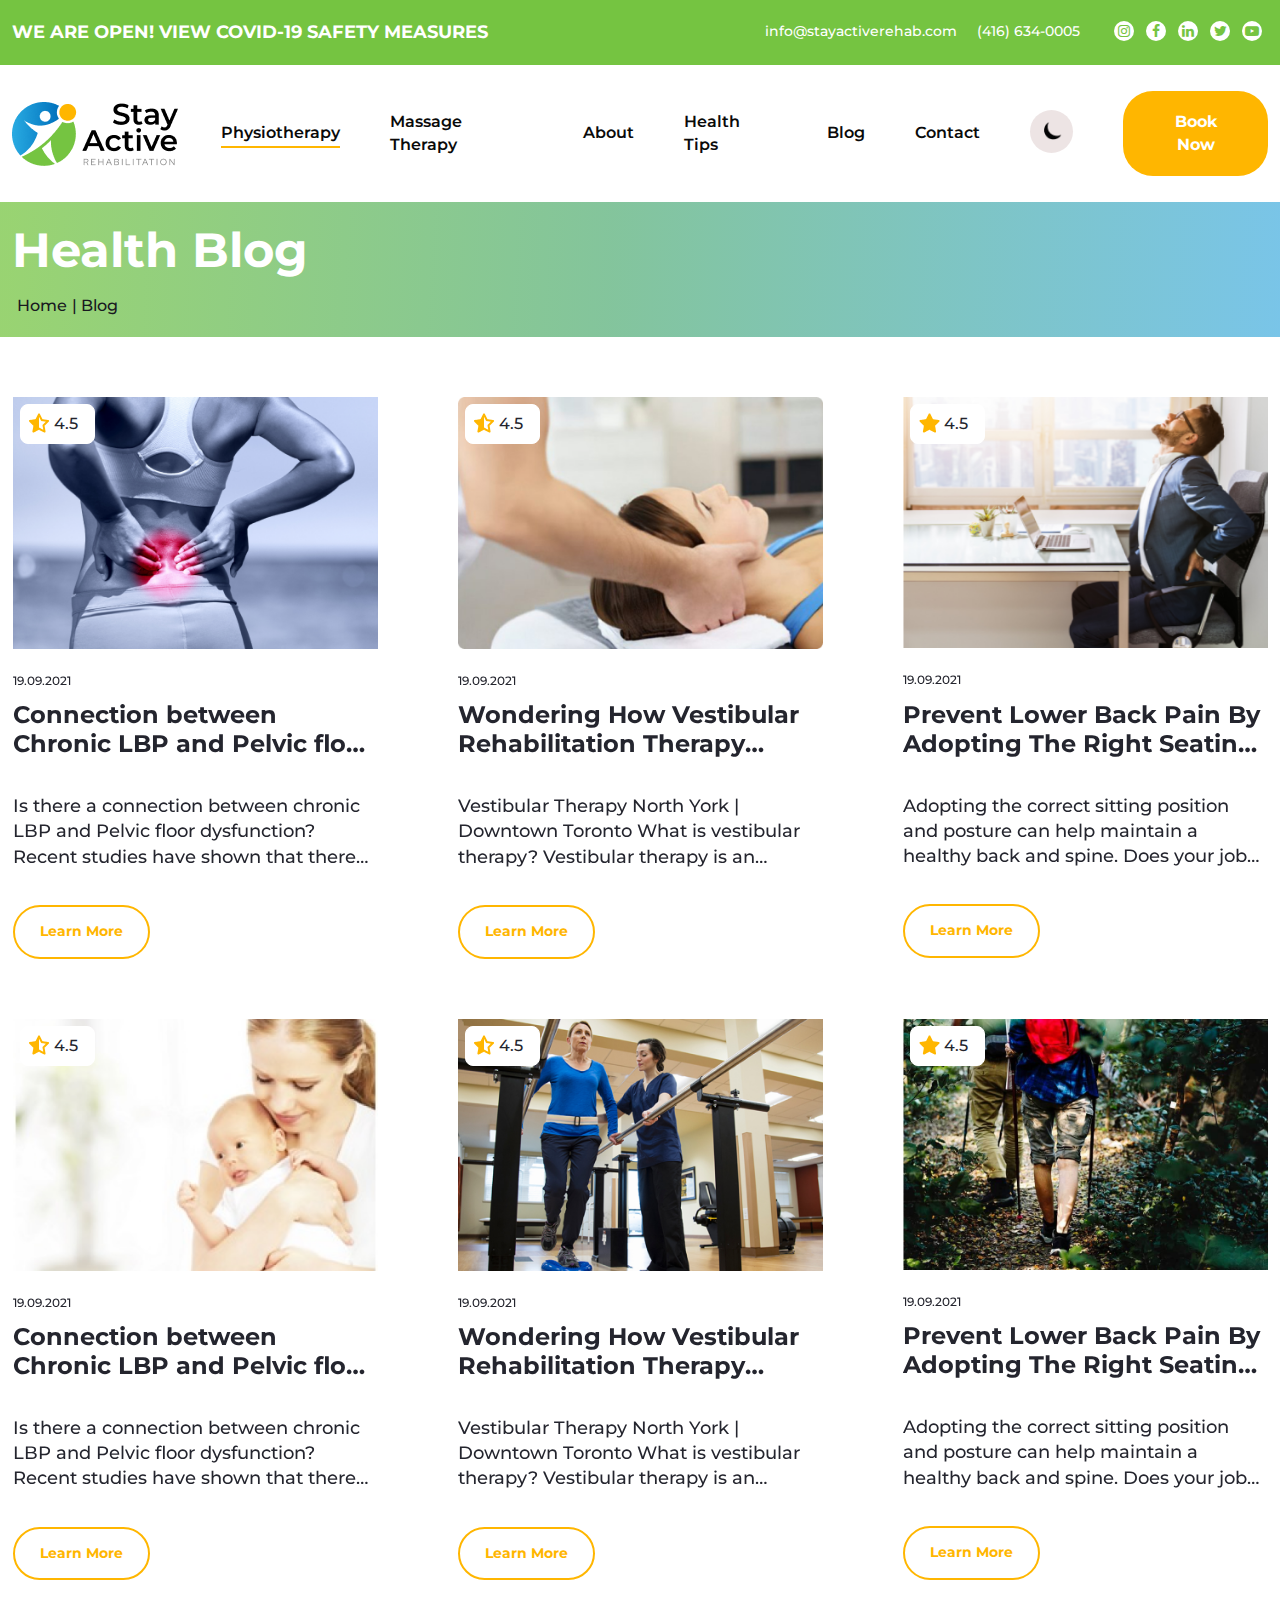
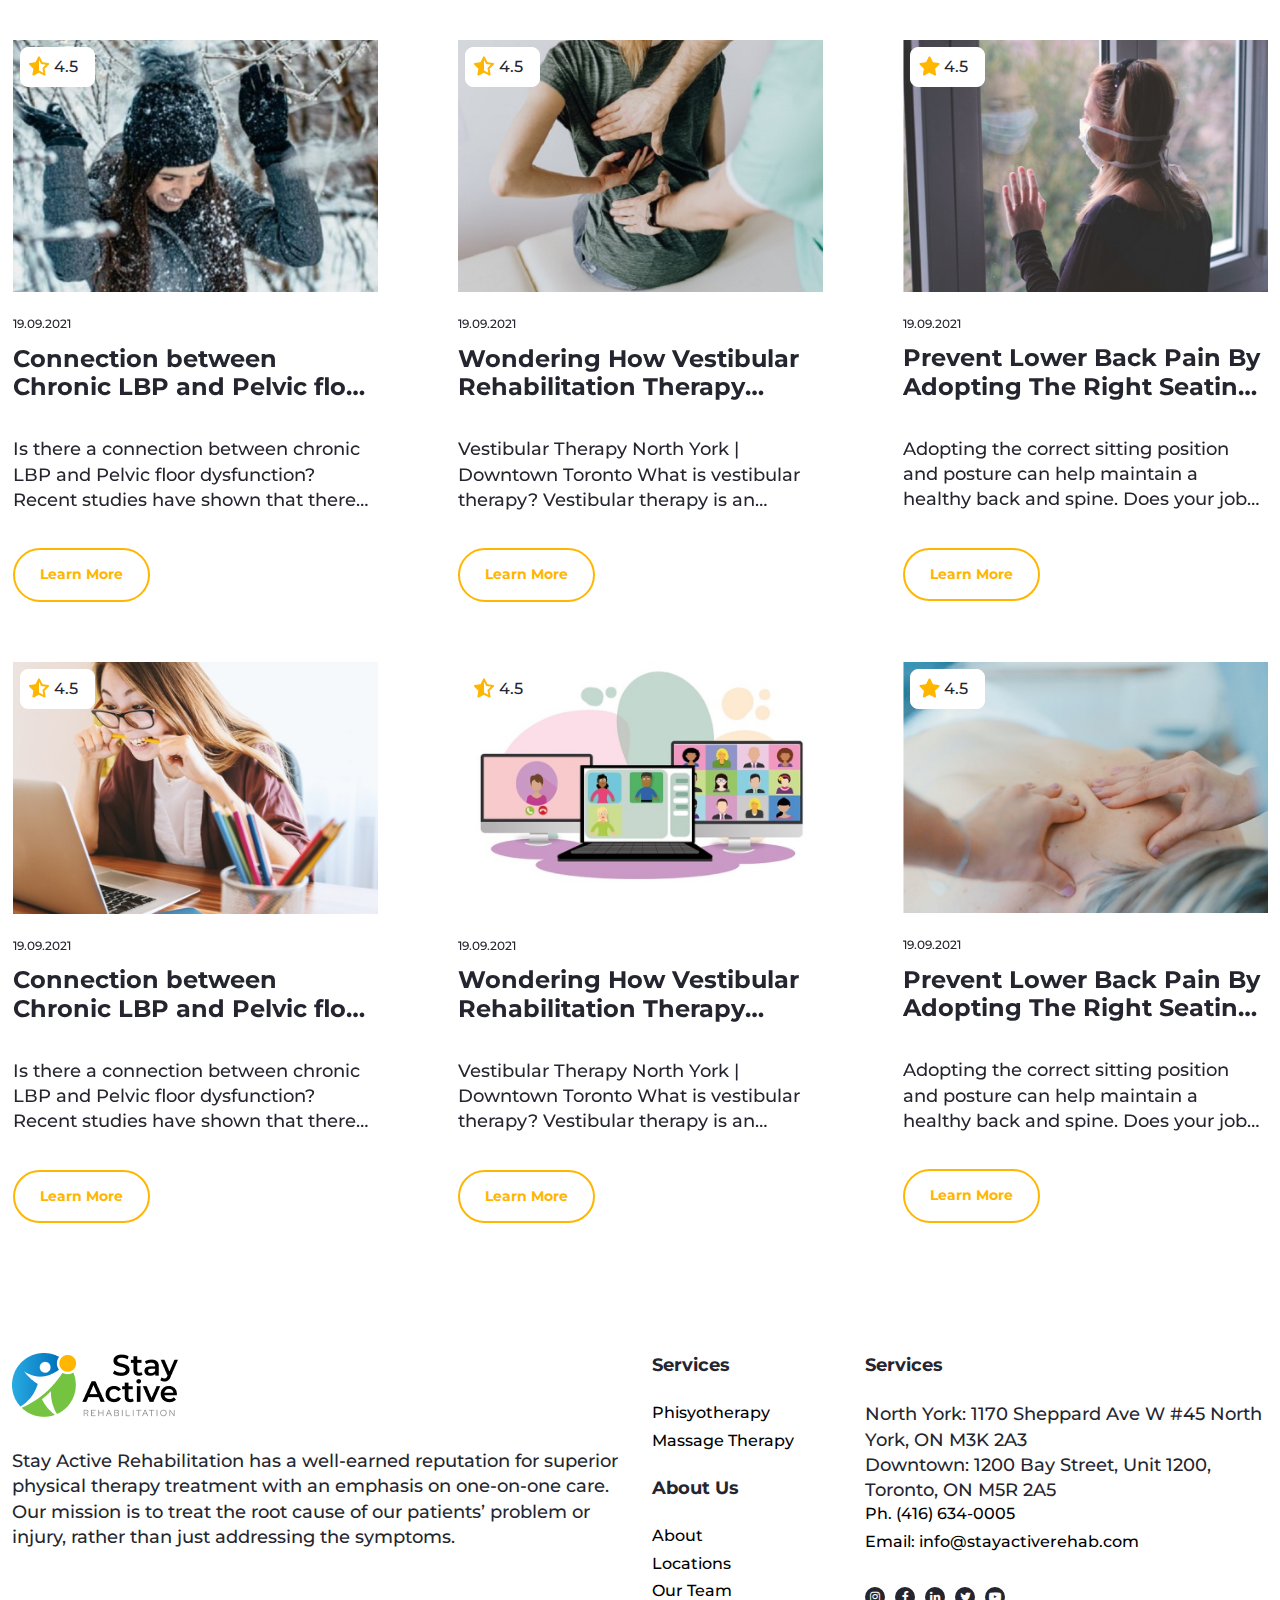
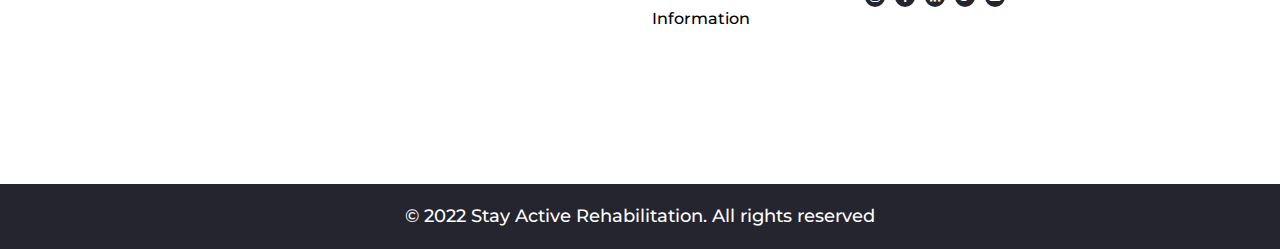
<file: second page.html>
<!DOCTYPE html>
<html lang="en">
<head>
    <meta charset="UTF-8">
    <meta http-equiv="X-UA-Compatible" content="IE=edge">
    <meta name="viewport" content="width=device-width, initial-scale=1.0">
    <title>stay active</title>
     <!-- owl sheets -->
     <link rel="stylesheet" href="./css/owl.carousel.min.css">
     <link rel="stylesheet" href="./css/owl.theme.default.min.css">
     <!--font awasome-->
     <link rel="stylesheet" href="./css/font-awesome.min.css" />
     <!-- boostrap -->
     <link rel="stylesheet" href="./css/bootstrap.min.css" />
     <!-- css file -->
     <link rel="stylesheet" href="./css/style.css" />
</head>
<body>
    <!-- loader html start -->
    <div id="overlayer"></div>
    <div class="loader">
        <span class="loader-inner"></span>
    </div>
<!-- loader html end -->
    <!-- header start -->
    <header class="header-wrapper">
        <div class="menu-overle"></div>
        <div class="topper">
            <div class="container header-wrap">
                <div class="row d-flex align-item-center">
                    <div class="col-lg-6 left-sec">
                        <p>WE ARE OPEN! VIEW COVID-19 SAFETY MEASURES</p>
                    </div>
                    <div class="col-lg-6 d-flex right-sec">
                        <div class="inner d-flex">
                            <a href="mailto:info@stayactiverehab.com"><span>INFO@STAYACTIVEREHAB.COM</span><i class="fa fa-envelope-o" aria-hidden="true"></i></a>
                            <a href="tel:4166340005"><span>(416) 634-0005</span><i class="fa fa-phone" aria-hidden="true"></i></a>
                        </div>
                        <ul class="d-flex mb-0 ps-2">
                            <li>
                                <a href="#0" target="_blank" class="me-0"><i class="fa fa-instagram" aria-hidden="true"></i></a>
                            </li>
                            <li>
                                <a href="#0" target="_blank" class="me-0"><i class="fa fa-facebook" aria-hidden="true"></i></a>
                            </li>
                            <li>
                                <a href="#0" target="_blank" class="me-0"><i class="fa fa-linkedin" aria-hidden="true"></i></a>
                            </li>
                            <li>
                                <a href="#0" target="_blank" class="me-0"><i class="fa fa-twitter" aria-hidden="true"></i></a>
                            </li>
                            <li>
                                <a href="#0" target="_blank" class="me-0"><i class="fa fa-youtube-play" aria-hidden="true"></i></a>
                            </li>
                        </ul>
                    </div>
                </div>
            </div>
        </div>
        <div class="header-navbar">
            <div class= "d-flex align-items-start align-items-center justify-content-between container">
                <figure class="main_logo col-lg-2 col-6 "><img src="./images/logo.png" alt=""></figure>
                <div class="menu_time-and-timer d-flex align-items-center justify-content-end col-lg-10 col-6 pl-lg-0 pr-lg-0">
                    <nav id="menu-item" class="col-lg-12 pl-lg-0 pr-lg-0">
                        <ul class="menu_listing d-lg-flex align-items-center justify-content-end ps-0">
                            <li class="d-inline-block"><a href="./seven page.html" target="_blank" class="d-block smooth_section menu-item_active">Physiotherapy</a></li>
                            <li class="d-inline-block"><a href="./fifth page.html" target="_blank" class="d-block smooth_section">Massage Therapy</a></li>
                            <li class="d-inline-block"><a href="./fourth page.html" target="_blank" class="d-block smooth_section">About</a></li>
                            <li class="d-inline-block"><a href="./second page.html" target="_blank" class="d-block smooth_section">Health Tips</a></li>
                            <li class="d-inline-block"><a href="./third-page.html" target="_blank" class="d-block smooth_section">Blog</a></li>
                            <li class="d-inline-block"><a href="./contact page.html" target="_blank" class="d-block smooth_section">Contact</a></li>
                            <li class="menu-item_active">
                                <div class="switch">
                                    <input id="themeSwitch" class="switch__input" type="checkbox" />
                                    <label class="switch__label" for="themeSwitch" aria-hidden="true">On</label>
                                    <div class="switch__marker" aria-hidden="true"></div>
                                </div>
                            </li>
                            <div class="right-but text-center">
                                <a href="#0">Book Now</a>
                            </div>  
                        </ul>
                    </nav>
    
                    <!-- Mobile Menu Icon Html Strat -->
                    <div class="mobile_menu_icon">
                        <div class="three" id="menu">
                            <div class="hamburger" id="hamburger-1">
                                <span class="line"></span>
                                <span class="line"></span>
                                <span class="line"></span>
                            </div>
                        </div>
                    </div>
                    <!-- Mobile Menu Icon Html End -->
                   
                </div>
            </div>
        </div>
   </header>
    <!-- header end -->
   <section class="main2-section">
       <div class="container">
        <div class="health">
            <div class="health-blog">
                <h2>Health Blog</h2>
                <ul class="blog">
                    <li><a href="#0">Home</a></li>
                    <li><a href="#">| Blog</a></li>
                </ul>
            </div>
        </div>
       </div>
   </section>
    <!-- health sec start -->
    <section class="margin-tb">
        <div class="container">
            <div class="owl-carousel owl-theme mt-4">
                <div class="item">
                    <div class="img-sec">
                        <img src="./images/image.png" alt="">
                        <a href="#0"><img src="./images/Union.png" class="img-fluid" alt=""> 4.5</a>
                    </div>
    
                    <div class="text-sec23">
                        <span>19.09.2021</span>
                        <h3>Wondering How Vestibular Rehabilitation Therapy Works?</h3>
                        <p>Vestibular Therapy  North York | Downtown Toronto What is vestibular therapy? Vestibular therapy is an exercise-based program...</p>
                        <button class="learn-more"><a href="#0">Learn More</a></button>
                    </div>
                </div>
                <div class="item">
                  <div class="img-sec">  
                    <img src="./images/image (1).png" alt="">
                    <a href="#0"><img src="./images/Vector.png" class="img-fluid" alt=""> 4.5</a>
                  </div>  
                    <div class="text-sec23">
                        <span>19.09.2021</span>
                        <h3>Prevent Lower Back Pain By Adopting The Right Seating Position</h3>
                        <p>Adopting the correct sitting position and posture can help maintain a healthy back and spine. Does your job require you to...</p>
                        <button class="learn-more"><a href="#0">Learn More</a></button>
                    </div>
                </div>
                <div class="item">
                    <div class="img-sec">
                        <img src="./images/image (2).png" alt="">
                        <a href="#0"><img src="./images/Union.png" class="img-fluid" alt=""> 4.5</a>
                    </div>
                   
                    <div class="text-sec23">
                        <span>19.09.2021</span>
                        <h3>Connection between Chronic LBP and Pelvic floor dysfunction</h3>
                        <p>Is there a connection between chronic LBP and Pelvic floor dysfunction?    Recent studies have shown that there might indeed be...</p>
                        <button class="learn-more"><a href="#0">Learn More</a></button>
                    </div>
                </div>
             </div>   
        </div>
    </section>
    <section class="margin-tb">
        <div class="container">
            <div class="owl-carousel owl-theme mt-4">
                <div class="item">
                    <div class="img-sec">
                        <img src="./images/image (3).png" alt="">
                        <a href="#0"><img src="./images/Union.png" class="img-fluid" alt=""> 4.5</a>
                    </div>
    
                    <div class="text-sec23">
                        <span>19.09.2021</span>
                        <h3>Wondering How Vestibular Rehabilitation Therapy Works?</h3>
                        <p>Vestibular Therapy  North York | Downtown Toronto What is vestibular therapy? Vestibular therapy is an exercise-based program...</p>
                        <button class="learn-more"><a href="#0">Learn More</a></button>
                    </div>
                </div>
                <div class="item">
                  <div class="img-sec">  
                    <img src="./images/image (4).png" alt="">
                    <a href="#0"><img src="./images/Vector.png" class="img-fluid" alt=""> 4.5</a>
                  </div>  
                    <div class="text-sec23">
                        <span>19.09.2021</span>
                        <h3>Prevent Lower Back Pain By Adopting The Right Seating Position</h3>
                        <p>Adopting the correct sitting position and posture can help maintain a healthy back and spine. Does your job require you to...</p>
                        <button class="learn-more"><a href="#0">Learn More</a></button>
                    </div>
                </div>
                <div class="item">
                    <div class="img-sec">
                        <img src="./images/image (5).png" alt="">
                        <a href="#0"><img src="./images/Union.png" class="img-fluid" alt=""> 4.5</a>
                    </div>
                   
                    <div class="text-sec23">
                        <span>19.09.2021</span>
                        <h3>Connection between Chronic LBP and Pelvic floor dysfunction</h3>
                        <p>Is there a connection between chronic LBP and Pelvic floor dysfunction?    Recent studies have shown that there might indeed be...</p>
                        <button class="learn-more"><a href="#0">Learn More</a></button>
                    </div>
                </div>
             </div>   
        </div>
    </section>
    <section class="margin-tb">
        <div class="container">
            <div class="owl-carousel owl-theme mt-4">
                <div class="item">
                    <div class="img-sec">
                        <img src="./images/image (6).png" alt="">
                        <a href="#0"><img src="./images/Union.png" class="img-fluid" alt=""> 4.5</a>
                    </div>
    
                    <div class="text-sec23">
                        <span>19.09.2021</span>
                        <h3>Wondering How Vestibular Rehabilitation Therapy Works?</h3>
                        <p>Vestibular Therapy  North York | Downtown Toronto What is vestibular therapy? Vestibular therapy is an exercise-based program...</p>
                        <button class="learn-more"><a href="#0">Learn More</a></button>
                    </div>
                </div>
                <div class="item">
                  <div class="img-sec">  
                    <img src="./images/image (7).png" alt="">
                    <a href="#0"><img src="./images/Vector.png" class="img-fluid" alt=""> 4.5</a>
                  </div>  
                    <div class="text-sec23">
                        <span>19.09.2021</span>
                        <h3>Prevent Lower Back Pain By Adopting The Right Seating Position</h3>
                        <p>Adopting the correct sitting position and posture can help maintain a healthy back and spine. Does your job require you to...</p>
                        <button class="learn-more"><a href="#0">Learn More</a></button>
                    </div>
                </div>
                <div class="item">
                    <div class="img-sec">
                        <img src="./images/image (8).png" alt="">
                        <a href="#0"><img src="./images/Union.png" class="img-fluid" alt=""> 4.5</a>
                    </div>
                   
                    <div class="text-sec23">
                        <span>19.09.2021</span>
                        <h3>Connection between Chronic LBP and Pelvic floor dysfunction</h3>
                        <p>Is there a connection between chronic LBP and Pelvic floor dysfunction?    Recent studies have shown that there might indeed be...</p>
                        <button class="learn-more"><a href="#0">Learn More</a></button>
                    </div>
                </div>
             </div>   
        </div>
    </section>
    <section class="margin-tb">
        <div class="container">
            <div class="owl-carousel owl-theme mt-4">
                <div class="item">
                    <div class="img-sec">
                        <img src="./images/image (9).png" alt="">
                        <a href="#0"><img src="./images/Union.png" class="img-fluid" alt=""> 4.5</a>
                    </div>
    
                    <div class="text-sec23">
                        <span>19.09.2021</span>
                        <h3>Wondering How Vestibular Rehabilitation Therapy Works?</h3>
                        <p>Vestibular Therapy  North York | Downtown Toronto What is vestibular therapy? Vestibular therapy is an exercise-based program...</p>
                        <button class="learn-more"><a href="#0">Learn More</a></button>
                    </div>
                </div>
                <div class="item">
                  <div class="img-sec">  
                    <img src="./images/image (10).png" alt="">
                    <a href="#0"><img src="./images/Vector.png" class="img-fluid" alt=""> 4.5</a>
                  </div>  
                    <div class="text-sec23">
                        <span>19.09.2021</span>
                        <h3>Prevent Lower Back Pain By Adopting The Right Seating Position</h3>
                        <p>Adopting the correct sitting position and posture can help maintain a healthy back and spine. Does your job require you to...</p>
                        <button class="learn-more"><a href="#0">Learn More</a></button>
                    </div>
                </div>
                <div class="item">
                    <div class="img-sec">
                        <img src="./images/image (11).png" alt="">
                        <a href="#0"><img src="./images/Union.png" class="img-fluid" alt=""> 4.5</a>
                    </div>
                   
                    <div class="text-sec23">
                        <span>19.09.2021</span>
                        <h3>Connection between Chronic LBP and Pelvic floor dysfunction</h3>
                        <p>Is there a connection between chronic LBP and Pelvic floor dysfunction?    Recent studies have shown that there might indeed be...</p>
                        <button class="learn-more"><a href="#0">Learn More</a></button>
                    </div>
                </div>
             </div>   
        </div>
    </section>
   <!-- footer start -->
   <footer class="margin-top footer-top">
    <div class="container">
        <div class="row">
            <div class="col-lg-6">
                <div class="footer-first">
                    <img src="./images/logo.png" alt="" />
                    <p>Stay Active Rehabilitation has a well-earned reputation for superior physical therapy treatment with an emphasis on one-on-one care.</p>
                    <p>Our mission is to treat the root cause of our patients’ problem or injury, rather than just addressing the symptoms.</p>
                </div>
            </div>
            <div class="col-lg-2">
                <div class="footer-second footer123">
                    <span>Services</span>
                    <ul>
                        <li><a href="#0">Phisyotherapy</a></li>
                        <li><a href="#0">Massage Therapy</a></li>
                    </ul>
                </div>
                <div class="footer-second footer123">
                    <span>About Us</span>
                    <ul>
                        <li><a href="#0">About</a></li>
                        <li><a href="#0">Locations</a></li>
                        <li><a href="#0">Our Team</a></li>
                        <li><a href="#0">Information</a></li>
                    </ul>
                </div>
            </div>
            <div class="col-lg-4">
                <div class="footer-second footer123">
                    <span>Services</span>
                    <p>North York: 1170 Sheppard Ave W #45 North York, ON M3K 2A3</p>
                    <p>Downtown: 1200 Bay Street, Unit 1200, Toronto, ON M5R 2A5</p>
                    <ul>
                        <li><a href="tel:4166340005">Ph. (416) 634-0005</a></li>
                        <li><a href="mailto:info@stayactiverehab.com">Email: info@stayactiverehab.com</a></li>
                    </ul>
                    <ul class="d-flex mb-0 ps-2 footer-icons">
                        <li>
                            <a href="#0" target="_blank" class="me-0"><i class="fa fa-instagram" aria-hidden="true"></i></a>
                        </li>
                        <li>
                            <a href="#0" target="_blank" class="me-0"><i class="fa fa-facebook" aria-hidden="true"></i></a>
                        </li>
                        <li>
                            <a href="#0" target="_blank" class="me-0"><i class="fa fa-linkedin" aria-hidden="true"></i></a>
                        </li>
                        <li>
                            <a href="#0" target="_blank" class="me-0"><i class="fa fa-twitter" aria-hidden="true"></i></a>
                        </li>
                        <li>
                            <a href="#0" target="_blank" class="me-0"><i class="fa fa-youtube-play" aria-hidden="true"></i></a>
                        </li>
                    </ul>
                </div>
            </div>
        </div>
    </div>
    <div class="margin-top copyright">
        <div class="container">
            <p>© 2022 Stay Active Rehabilitation. All rights reserved</p>
        </div>
    </div>
</footer>
<!-- footer end -->
    
    <!-- health sec end -->
    <script src="./js/jquery-3.6.0.min.js"></script>
    <script src="./js/owl.carousel.min.js"></script>
    <script src="./js/bootstrap.min.js"></script>
    <script src="./js/custom.js"></script>
  </body>
</html>
</file>
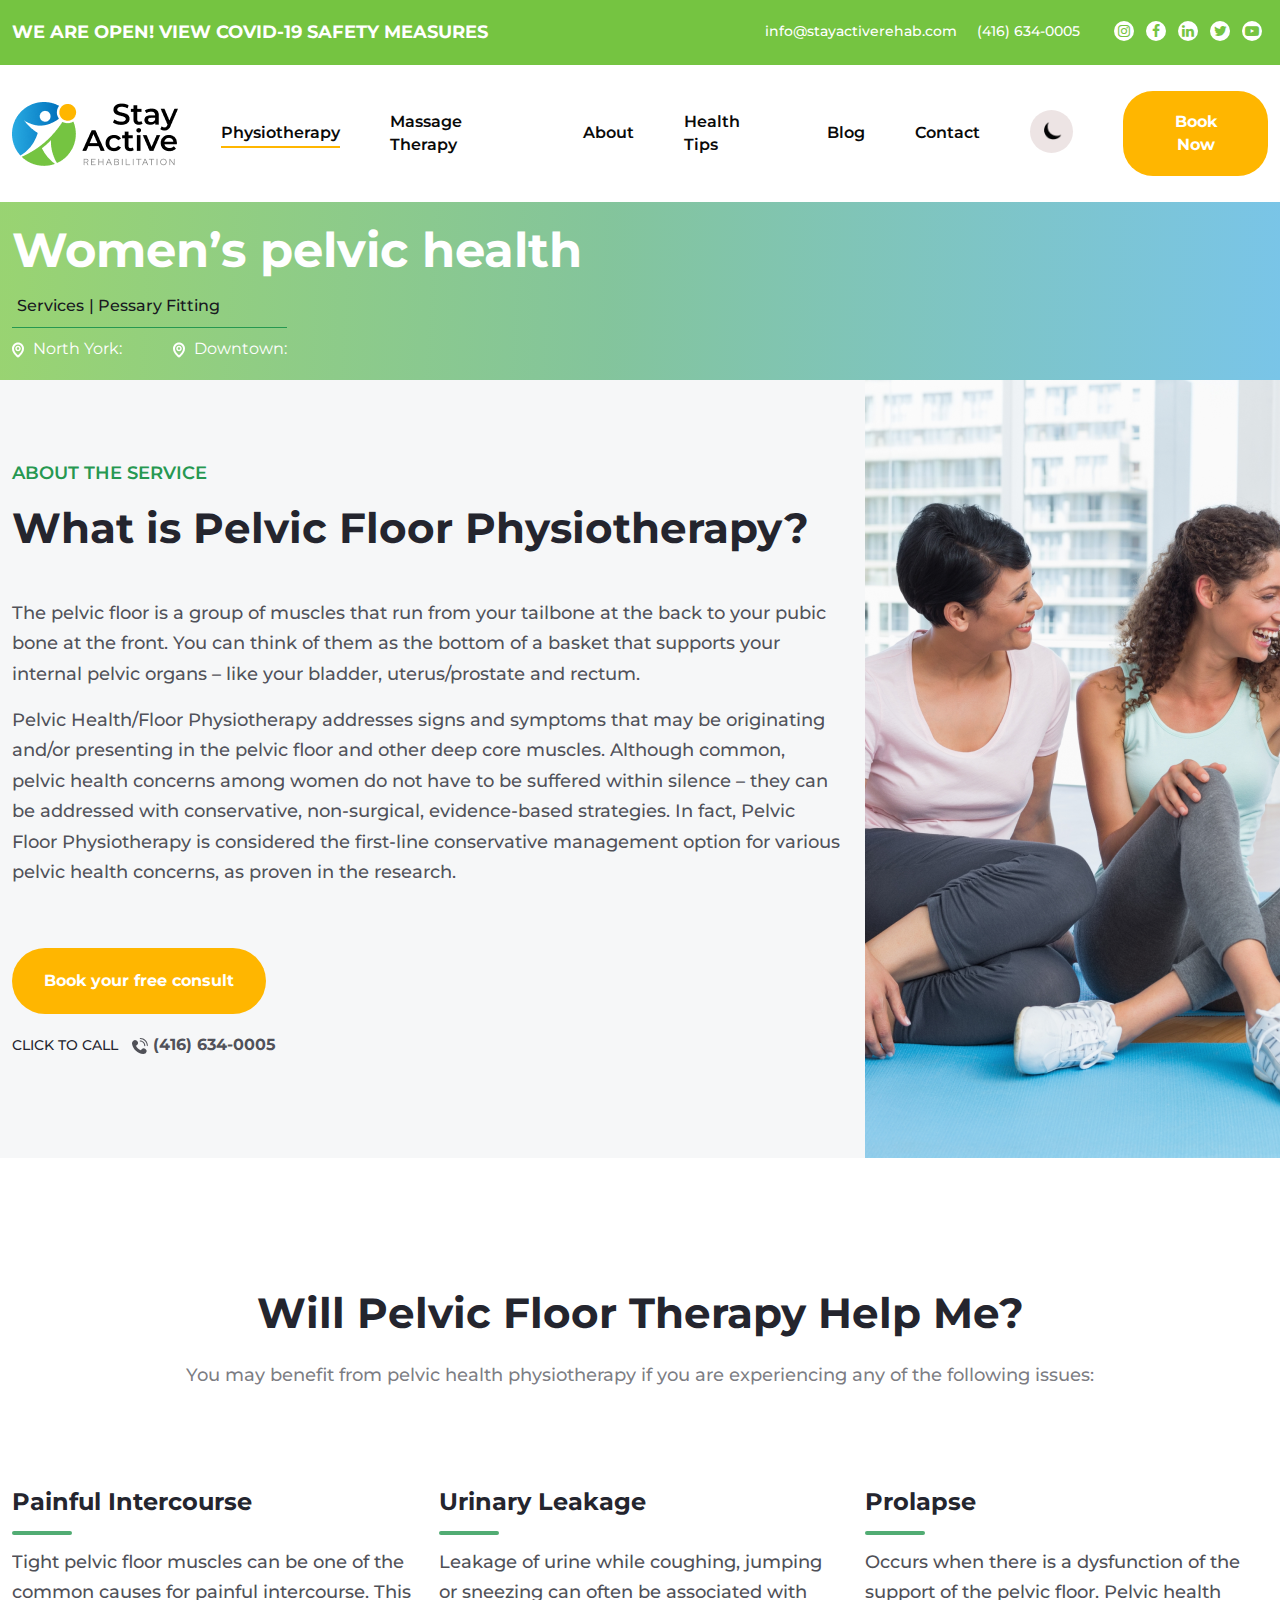
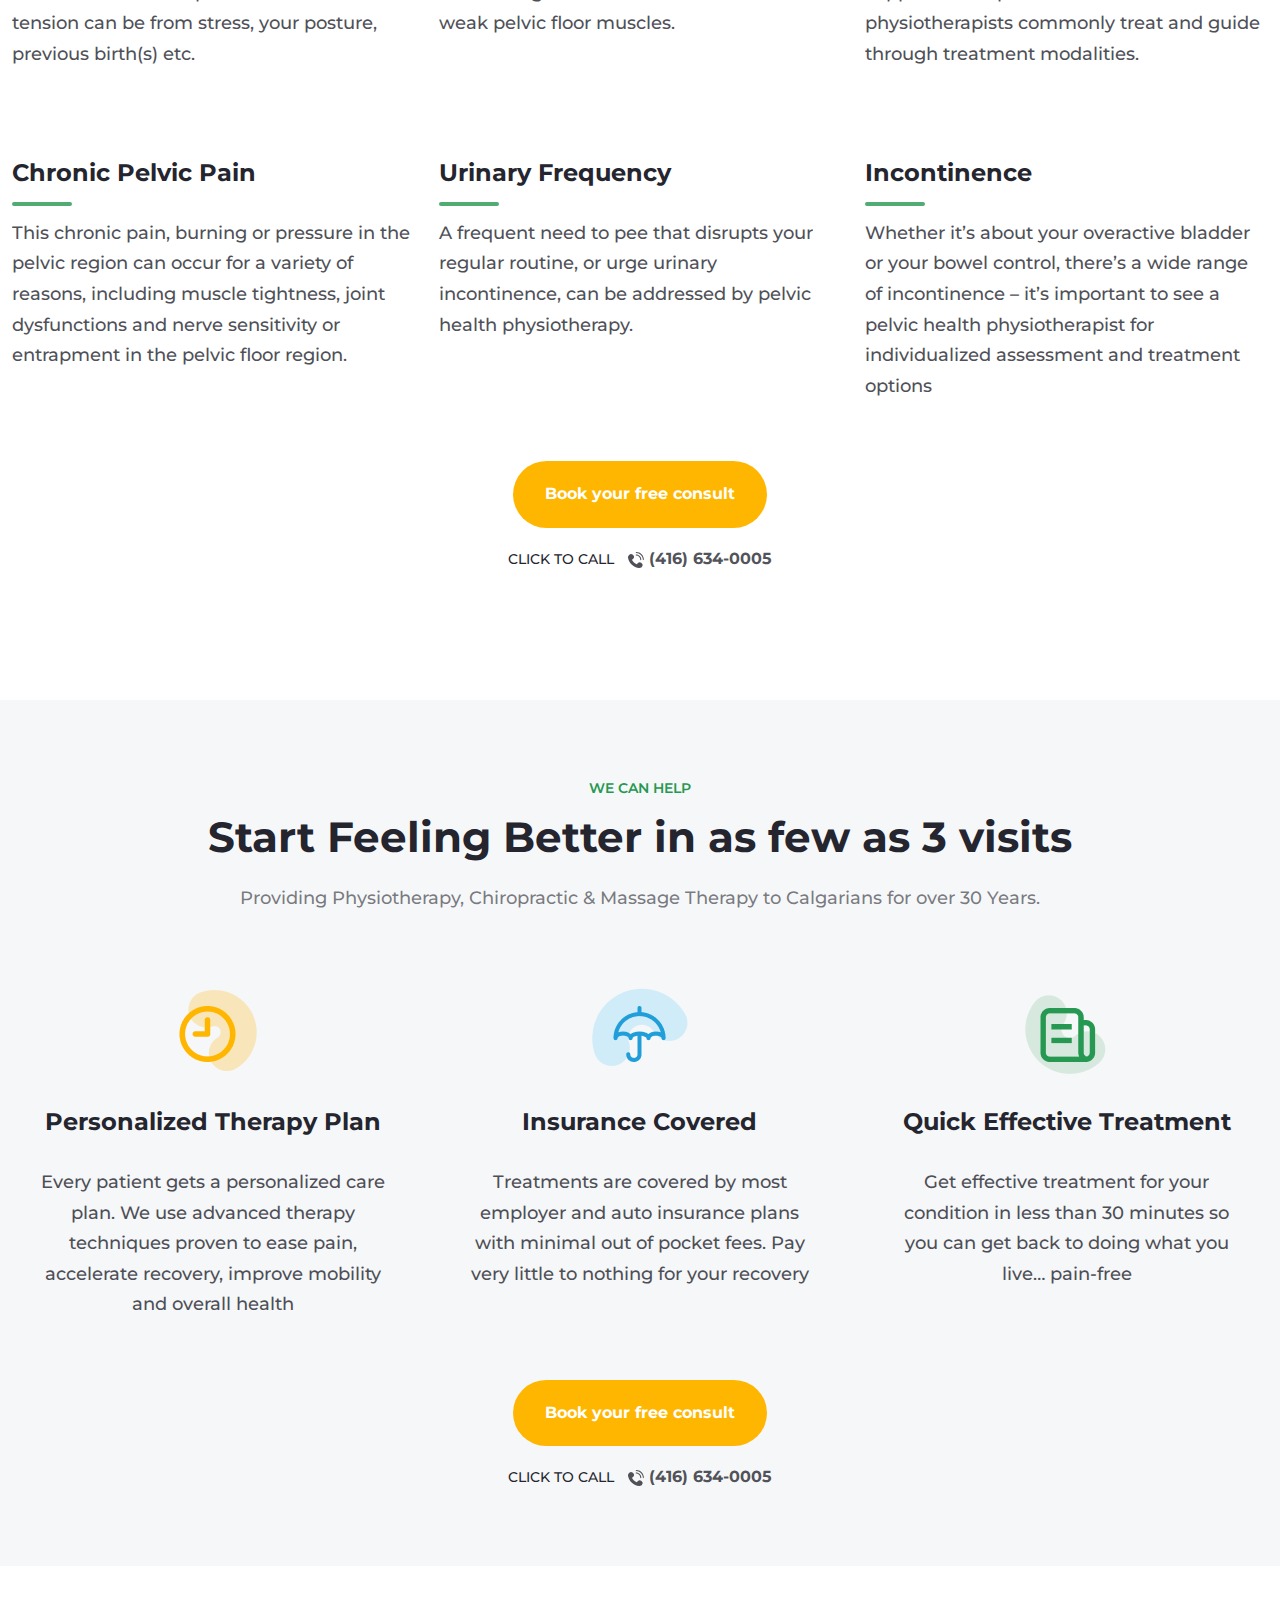
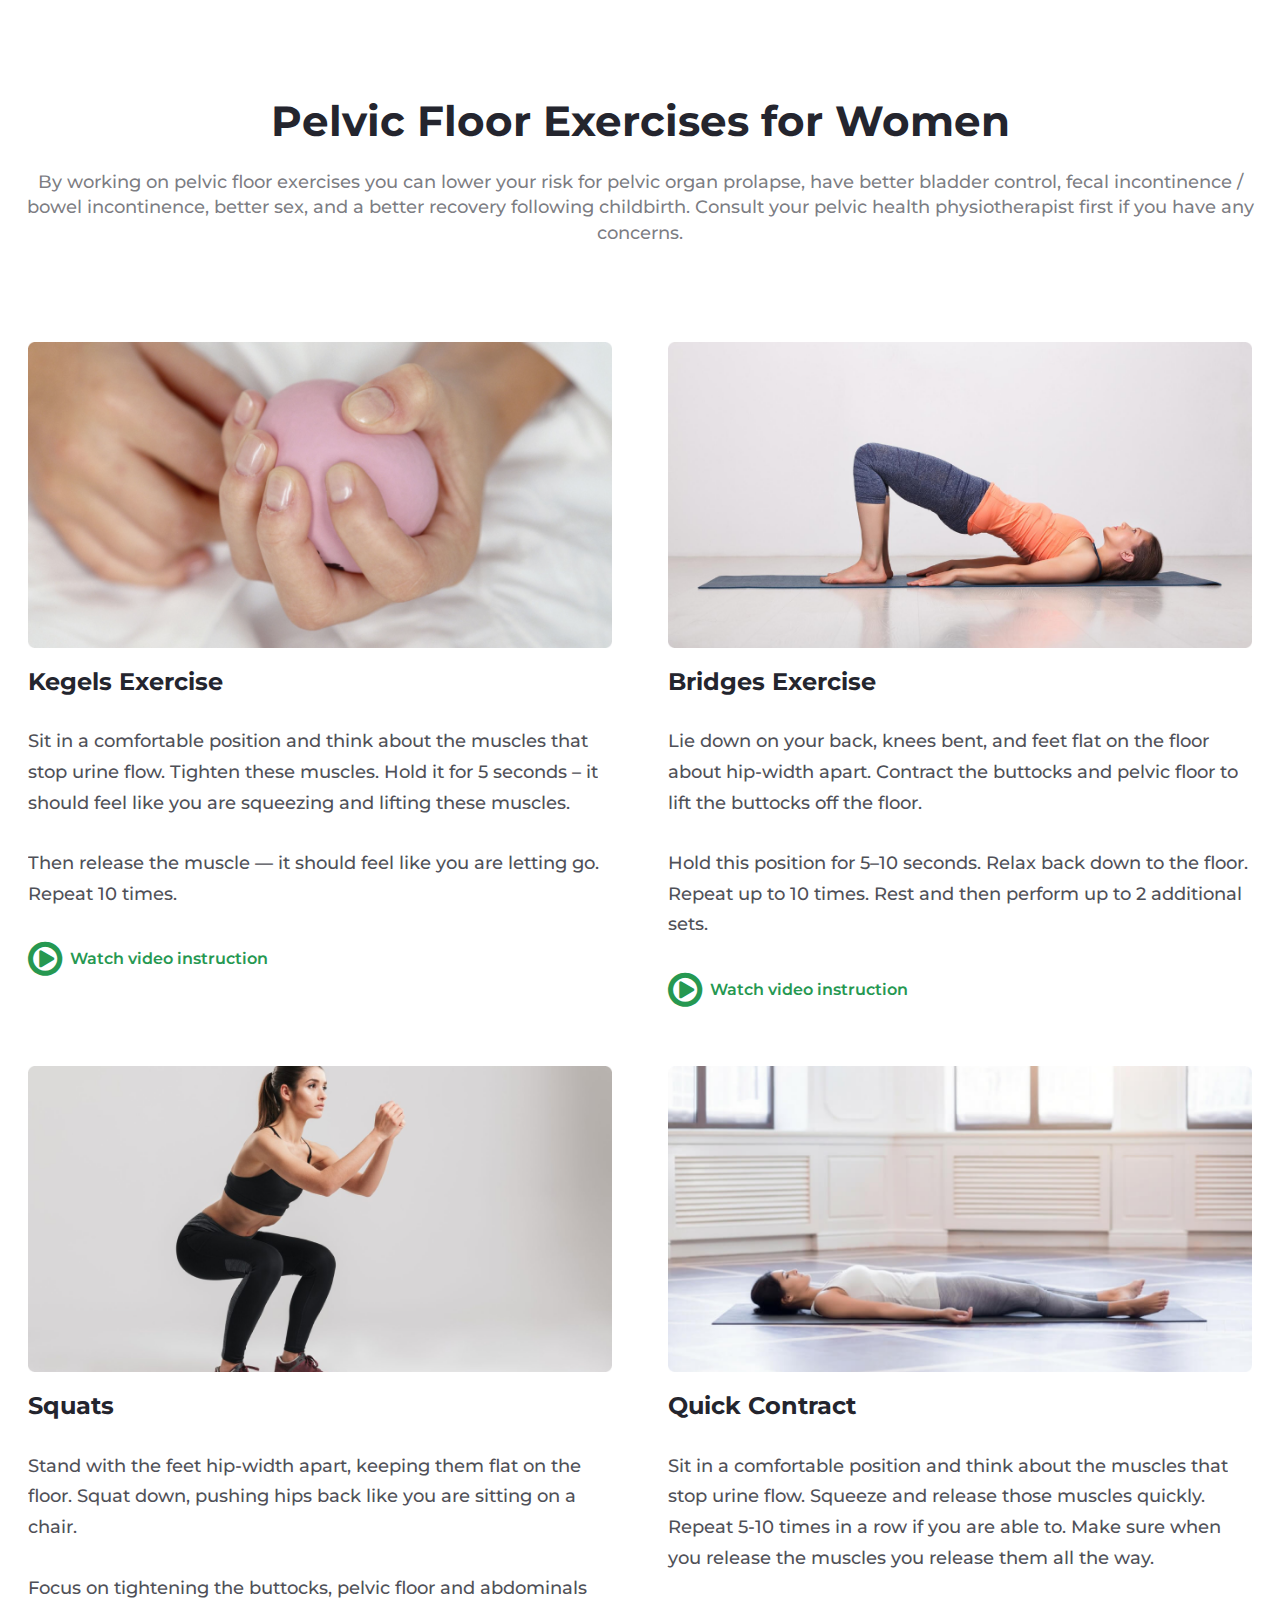
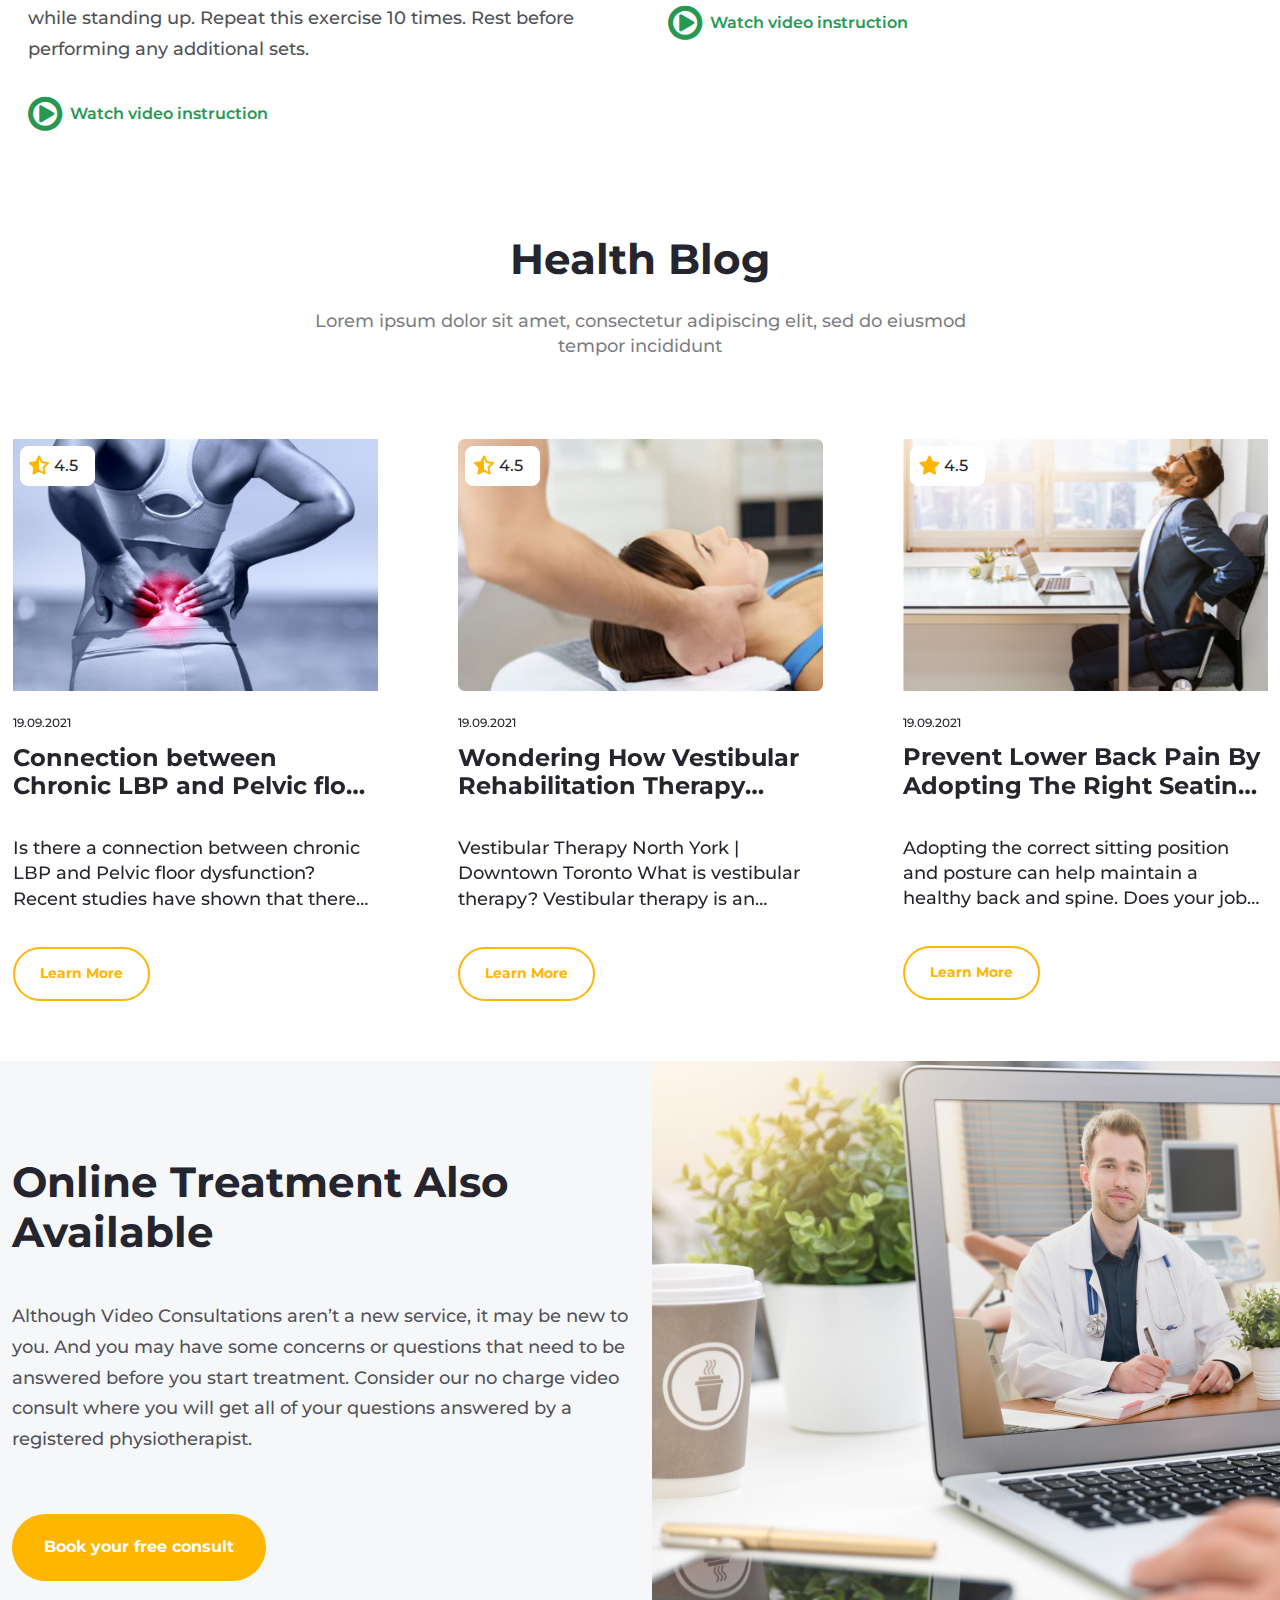
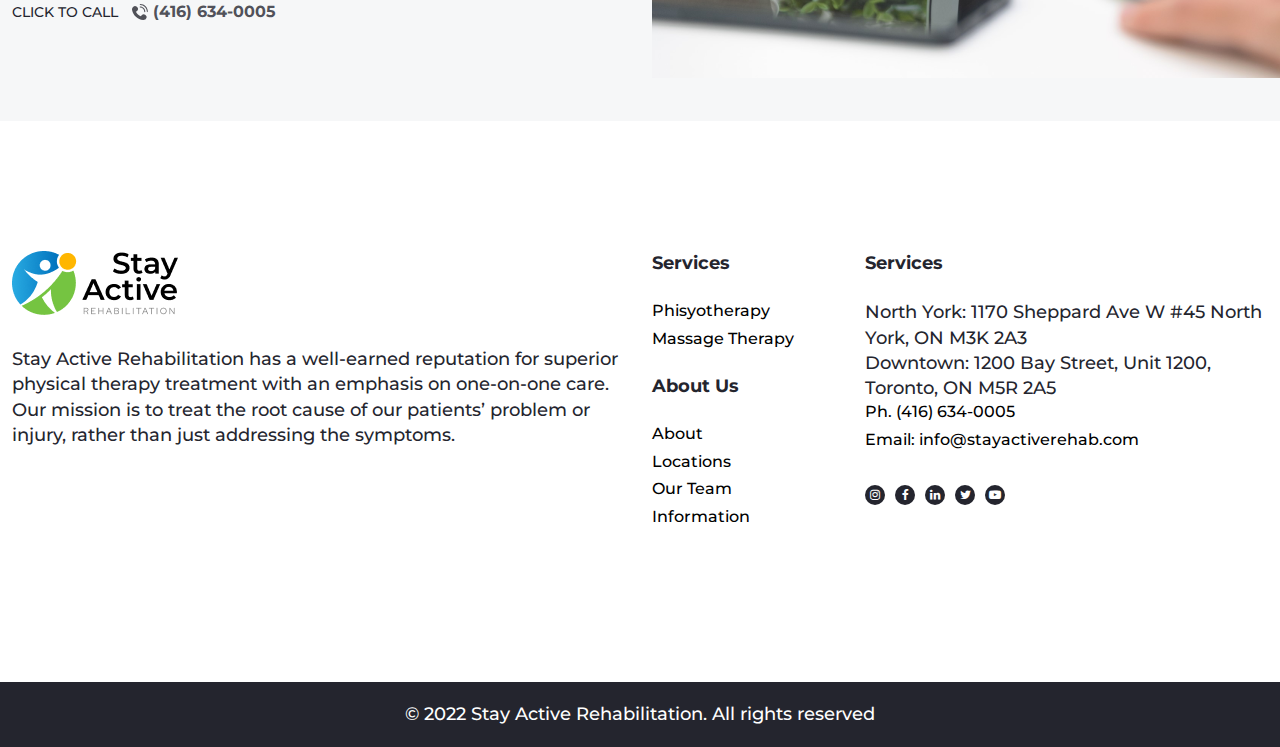
<file: services.html>
<!DOCTYPE html>
<html lang="en">
<head>
    <meta charset="UTF-8">
    <meta http-equiv="X-UA-Compatible" content="IE=edge">
    <meta name="viewport" content="width=device-width, initial-scale=1.0">
    <title>Services</title>
    <!-- owl sheets -->
    <link rel="stylesheet" href="./css/owl.carousel.min.css">
    <link rel="stylesheet" href="./css/owl.theme.default.min.css">
     <!--font awasome-->
     <link rel="stylesheet" href="./css/font-awesome.min.css" />
     <!-- boostrap -->
     <link rel="stylesheet" href="./css/bootstrap.min.css" />
     <!-- css file -->
     <link rel="stylesheet" href="./css/style.css" />
</head>
<body class="home-page">

      <!-- loader html start -->
      <div id="overlayer"></div>
      <div class="loader">
          <span class="loader-inner"></span>
      </div>
      <!-- loader html end -->

      <!-- header start -->
      <header class="header-wrapper">
        <div class="menu-overle"></div>
        <div class="topper">
            <div class="container header-wrap">
                <div class="row d-flex align-item-center">
                    <div class="col-lg-6 left-sec">
                        <p>WE ARE OPEN! VIEW COVID-19 SAFETY MEASURES</p>
                    </div>
                    <div class="col-lg-6 d-flex right-sec">
                        <div class="inner d-flex">
                            <a href="mailto:info@stayactiverehab.com"><span>INFO@STAYACTIVEREHAB.COM</span><i class="fa fa-envelope-o" aria-hidden="true"></i></a>
                            <a href="tel:4166340005"><span>(416) 634-0005</span><i class="fa fa-phone" aria-hidden="true"></i></a>
                        </div>
                        <ul class="d-flex mb-0 ps-2">
                            <li>
                                <a href="#0" target="_blank" class="me-0"><i class="fa fa-instagram" aria-hidden="true"></i></a>
                            </li>
                            <li>
                                <a href="#0" target="_blank" class="me-0"><i class="fa fa-facebook" aria-hidden="true"></i></a>
                            </li>
                            <li>
                                <a href="#0" target="_blank" class="me-0"><i class="fa fa-linkedin" aria-hidden="true"></i></a>
                            </li>
                            <li>
                                <a href="#0" target="_blank" class="me-0"><i class="fa fa-twitter" aria-hidden="true"></i></a>
                            </li>
                            <li>
                                <a href="#0" target="_blank" class="me-0"><i class="fa fa-youtube-play" aria-hidden="true"></i></a>
                            </li>
                        </ul>
                    </div>
                </div>
            </div>
        </div>
        <div class="header-navbar">
            <div class= "d-flex align-items-start align-items-center justify-content-between container">
                <figure class="main_logo col-lg-2 col-6 "><img src="./images/logo.png" alt=""></figure>
                <div class="menu_time-and-timer d-flex align-items-center justify-content-end col-lg-10 col-6 pl-lg-0 pr-lg-0">
                    <nav id="menu-item" class="col-lg-12 pl-lg-0 pr-lg-0">
                        <ul class="menu_listing d-lg-flex align-items-center justify-content-end ps-0">
                            <li class="d-inline-block"><a href="./seven page.html" target="_blank" class="d-block smooth_section menu-item_active">Physiotherapy</a></li>
                            <li class="d-inline-block"><a href="./fifth page.html" target="_blank" class="d-block smooth_section">Massage Therapy</a></li>
                            <li class="d-inline-block"><a href="./fourth page.html" target="_blank" class="d-block smooth_section">About</a></li>
                            <li class="d-inline-block"><a href="./second page.html" target="_blank" class="d-block smooth_section">Health Tips</a></li>
                            <li class="d-inline-block"><a href="./third-page.html" target="_blank" class="d-block smooth_section">Blog</a></li>
                            <li class="d-inline-block"><a href="./contact page.html" target="_blank" class="d-block smooth_section">Contact</a></li>
                            <li class="menu-item_active">
                                <div class="switch">
                                    <input id="themeSwitch" class="switch__input" type="checkbox" />
                                    <label class="switch__label" for="themeSwitch" aria-hidden="true">On</label>
                                    <div class="switch__marker" aria-hidden="true"></div>
                                </div>
                            </li>
                            <div class="right-but text-center">
                                <a href="#0">Book Now</a>
                            </div>  
                        </ul>
                    </nav>
    
                    <!-- Mobile Menu Icon Html Strat -->
                    <div class="mobile_menu_icon">
                        <div class="three" id="menu">
                            <div class="hamburger" id="hamburger-1">
                                <span class="line"></span>
                                <span class="line"></span>
                                <span class="line"></span>
                            </div>
                        </div>
                    </div>
                    <!-- Mobile Menu Icon Html End -->
                   
                </div>
            </div>
        </div>
   </header>
   
    <!-- header end -->
    <section class="main2-section">
        <div class="container">
         <div class="health">
             <div class="health-blog">
                 <h2>Women’s pelvic health</h2>
                 <ul class="blog">
                     <li><a href="#0">Services</a></li>
                     <li><a href="#">| Pessary Fitting</a></li>
                 </ul>
                 <ul class="blog20">
                     <li><img src="./images/union map.svg" alt="">North York:</li>
                     <li><img src="./images/union map.svg" alt="">Downtown:</li>
                 </ul>
             </div>
         </div>
        </div>
    </section>

    <!-- about the services start -->
    <section class="about-the">
        <div class="container">
            <div class="row">
                <div class="col-md-8">
                    <div class="text-sec setting mt-0 ps-0 setting20">
                        <p>ABOUT THE SERVICE</p>
                        <h2 class="mt-3">What is Pelvic Floor Physiotherapy?</h2>
                        <div class="sub-sec arranges">
                        <p class="mtb">The pelvic floor is a group of muscles that run from your tailbone at the back to your pubic bone at the front. You can think of them as the bottom of a basket that supports your internal pelvic organs – like your bladder, uterus/prostate and rectum. ​ ​
                        </p>
                        <p>   
                            Pelvic Health/Floor Physiotherapy addresses signs and symptoms that may be originating and/or presenting in the pelvic floor and other deep core muscles. Although common, pelvic health concerns among women do not have to be suffered within silence – they can be addressed with conservative, non-surgical, evidence-based strategies. In fact, Pelvic Floor Physiotherapy is considered the first-line conservative management option for various pelvic health concerns, as proven in the research.</p>
                        </div>
                        <div class="book-button">
                            <a href="#0">Book your free consult</a>
                        </div>
                        <div class="con-number">
                            <span>CLICK TO CALL</span>  
                            <a href="tel:4166340005"><img src="./images/call-icon.svg" alt=""> (416) 634-0005</a>
                        </div>
                    </div>
                </div>
                <div class="col-md-4">
                    <img src="./images/Frame 22.png" alt="">
                </div>
            </div>
        </div>
        
    </section>

    <!-- about the services end -->

    <!-- help sec start -->
<section class="margin-top">
    <div class="container">
        <div class="heading text-center margin-bottom">
            <h2 class="mb-4">Will Pelvic Floor Therapy Help Me?</h2>
            <p class="m-0 d-inline">​​You may benefit from pelvic health physiotherapy if you are experiencing any of the following issues:
            </p>
        </div>
        <div class="row">
            <div class="col-md-4">
                <div class="therapy line-drew">
                    <h4>Painful Intercourse</h4>
                    <p>Tight pelvic floor muscles can be one of the common causes for painful intercourse. This tension can be from stress, your posture, previous birth(s) etc.</p>
                </div>
            </div>
            <div class="col-md-4">
                <div class="therapy line-drew">
                    <h4>Urinary Leakage</h4>
                    <p>Leakage of urine while coughing, jumping or sneezing can often be associated with weak pelvic floor muscles.</p>
                </div>
            </div>
            <div class="col-md-4">
                <div class="therapy line-drew">
                    <h4>Prolapse</h4>
                    <p>Occurs when there is a dysfunction of the support of the pelvic floor. Pelvic health physiotherapists commonly treat and guide through treatment modalities.</p>
                </div>
            </div>
            <div class="col-md-4">
                <div class="therapy margin-tb line-drew">
                    <h4>Chronic Pelvic Pain</h4>
                    <p>This chronic pain, burning or pressure in the pelvic region can occur for a variety of reasons, including muscle tightness, joint dysfunctions and nerve sensitivity or entrapment in the pelvic floor region.</p>
                </div>
            </div>
            <div class="col-md-4">
                <div class="therapy margin-tb line-drew">
                    <h4>Urinary Frequency</h4>
                    <p>A frequent need to pee that disrupts your regular routine, or urge urinary incontinence, can be addressed by pelvic health physiotherapy.</p>
                </div>
            </div>
           
            <div class="col-md-4">
                <div class="therapy margin-tb line-drew">
                    <h4>Incontinence</h4>
                    <p>Whether it’s about your overactive bladder or your bowel control, there’s a wide range of incontinence – it’s important to see a pelvic health physiotherapist for individualized assessment and treatment options</p>
                </div>
            </div>
        </div>
        <div class="text-center">
            <div class="book-button">
                <a href="#0">Book your free consult</a>
            </div>
            <div class="con-number">
                <span>CLICK TO CALL</span>  
                <a href="tel:4166340005"><img src="./images/call-icon.svg" alt=""> (416) 634-0005</a>
            </div>
        </div>
    </div>
</section>
    <!-- help sec end -->

    <!-- visit sec start -->
<section class="about-the margin-top padding-tb">
    <div class="container">
        <div class="heading text-center">
            <span>WE CAN HELP</span>
            <h2 class="mb-4">Start Feeling Better in as few as 3 visits </h2>
            <p class="d-inline">Providing Physiotherapy, Chiropractic & Massage Therapy to Calgarians for over 30 Years.</p>
        </div>
        <div class="row">
            <div class="col-md-4">
                <div class="therapy margin-tb text-center padding-lr">
                    <img src="./images/msg.png" alt="">
                    <h4>Personalized Therapy Plan</h4>
                    <p>Every patient gets a personalized care plan. We use advanced therapy techniques proven to ease pain, accelerate recovery, improve mobility and overall health​</p>
                </div>
            </div>
            <div class="col-md-4">
                <div class="therapy margin-tb text-center padding-lr">
                    <img src="./images/umbrell20.png" alt="">
                    <h4>Insurance Covered</h4>
                    <p>Treatments are covered by most employer and auto insurance plans with minimal out of pocket fees. Pay very little to nothing for your recovery</p>
                </div>
            </div>
            <div class="col-md-4">
                <div class="therapy margin-tb text-center padding-lr">
                    <img src="./images/time.png" alt="">
                    <h4>Quick Effective Treatment</h4>
                    <p>Get effective treatment for your condition in less than 30 minutes so you can get back to doing what you live… pain-free</p>
                </div>
            </div>
        </div>
        <div class="text-center">
            <div class="book-button">
                <a href="#0">Book your free consult</a>
            </div>
            <div class="con-number">
                <span>CLICK TO CALL</span>  
                <a href="tel:4166340005"><img src="./images/call-icon.svg" alt=""> (416) 634-0005</a>
            </div>
        </div>
    </div>
</section>
    <!-- visit sec end -->

    <!-- exercise sec start -->
<section class="margin-top">
    <div class="container">
        <div class="heading text-center margin-bottom">
            <h2 class="mb-4">Pelvic Floor Exercises for Women</h2>
            <p class="d-inline">By working on pelvic floor exercises you can lower your risk for pelvic organ prolapse, have better bladder control, fecal incontinence / bowel incontinence, better sex, and a better recovery following childbirth. Consult your pelvic health physiotherapist first if you have any concerns.​</p>
        </div>
        <div class="row">
            <div class="col-md-6 mb-4">
                <div class="therapy px-3 py-3">
                    <img src="./images/image-1.png" class="straching" alt="">
                    <h4>Kegels Exercise</h4>
                    <p>Sit in a comfortable position and think about the muscles that stop urine flow. Tighten these muscles. Hold it for 5 seconds – it should feel like you are squeezing and lifting these muscles.
                    </p>
                    <p>    
                        Then release the muscle — it should feel like you are letting go. Repeat 10 times.
                    </p>
                    <a class="video yt-video exercise2" data-bs-toggle="modal" data-bs-target="#exampleModal"><i class="fa fa-play-circle-o" aria-hidden="true"></i>Watch video instruction</a>    
                     <!-- Modal -->
                     <div class="modal fade" id="exampleModal" tabindex="-1" aria-labelledby="exampleModalLabel" aria-hidden="true">
                        <div class="modal-dialog modal-dialog-centered">
                            <div class="modal-content">
                                <div class="modal-header">
                                    <iframe
                                        width="560"
                                        height="315"
                                        src="https://www.youtube.com/embed/668nUCeBHyY"
                                        title="YouTube video player"
                                        frameborder="0"
                                        allow="accelerometer; autoplay; clipboard-write; encrypted-media; gyroscope; picture-in-picture"
                                        allowfullscreen
                                    ></iframe>
                                    <button type="button" class="btn-close" data-bs-dismiss="modal" aria-label="Close"></button>
                                </div>
                            </div>
                        </div>
                    </div>
                </div>
            </div>
            <div class="col-md-6 mb-4">
                <div class="therapy px-3 py-3">
                    <img src="./images/image-2.png" class="straching" alt="">
                    <h4>Bridges Exercise</h4>
                    <p>Lie down on your back, knees bent, and feet flat on the floor about hip-width apart. Contract the buttocks and pelvic floor to lift the buttocks off the floor.
                    </p>
                    <p>    
                        Hold this position for 5–10 seconds. Relax back down to the floor. Repeat up to 10 times. Rest and then perform up to 2 additional sets.
                    </p>
                    <a class="video yt-video exercise2" data-bs-toggle="modal" data-bs-target="#exampleModal"><i class="fa fa-play-circle-o" aria-hidden="true"></i>Watch video instruction</a>    
                     <!-- Modal -->
                     <div class="modal fade" id="exampleModal" tabindex="-1" aria-labelledby="exampleModalLabel" aria-hidden="true">
                        <div class="modal-dialog modal-dialog-centered">
                            <div class="modal-content">
                                <div class="modal-header">
                                    <iframe
                                        width="560"
                                        height="315"
                                        src="https://www.youtube.com/embed/668nUCeBHyY"
                                        title="YouTube video player"
                                        frameborder="0"
                                        allow="accelerometer; autoplay; clipboard-write; encrypted-media; gyroscope; picture-in-picture"
                                        allowfullscreen
                                    ></iframe>
                                    <button type="button" class="btn-close" data-bs-dismiss="modal" aria-label="Close"></button>
                                </div>
                            </div>
                        </div>
                    </div>
                </div>
            </div>
            <div class="col-md-6 mb-4">
                <div class="therapy px-3 py-3">
                    <img src="./images/image-3.png" class="straching" alt="">
                    <h4>Squats</h4>
                    <p>Stand with the feet hip-width apart, keeping them flat on the floor. Squat down, pushing hips back like you are sitting on a chair.
                    </p>
                    <p>    
                        Focus on tightening the buttocks, pelvic floor and abdominals while standing up. Repeat this exercise 10 times. Rest before performing any additional sets.​
                    </p>    
                    <a class="video yt-video exercise2" data-bs-toggle="modal" data-bs-target="#exampleModal"><i class="fa fa-play-circle-o" aria-hidden="true"></i>Watch video instruction</a>    
                     <!-- Modal -->
                     <div class="modal fade" id="exampleModal" tabindex="-1" aria-labelledby="exampleModalLabel" aria-hidden="true">
                        <div class="modal-dialog modal-dialog-centered">
                            <div class="modal-content">
                                <div class="modal-header">
                                    <iframe
                                        width="560"
                                        height="315"
                                        src="https://www.youtube.com/embed/668nUCeBHyY"
                                        title="YouTube video player"
                                        frameborder="0"
                                        allow="accelerometer; autoplay; clipboard-write; encrypted-media; gyroscope; picture-in-picture"
                                        allowfullscreen
                                    ></iframe>
                                    <button type="button" class="btn-close" data-bs-dismiss="modal" aria-label="Close"></button>
                                </div>
                            </div>
                        </div>
                    </div>
                </div>
            </div>
            <div class="col-md-6 mb-4">
                <div class="therapy px-3 py-3">
                    <img src="./images/image-4.png" class="straching" alt="">
                    <h4>Quick Contract</h4>
                    <p>Sit in a comfortable position and think about the muscles that stop urine flow. Squeeze and release those muscles quickly. Repeat 5-10 times in a row if you are able to. Make sure when you release the muscles you release them all the way.
                    </p>
                    <a class="video yt-video exercise2" data-bs-toggle="modal" data-bs-target="#exampleModal"><i class="fa fa-play-circle-o" aria-hidden="true"></i>Watch video instruction</a>    
                     <!-- Modal -->
                     <div class="modal fade" id="exampleModal" tabindex="-1" aria-labelledby="exampleModalLabel" aria-hidden="true">
                        <div class="modal-dialog modal-dialog-centered">
                            <div class="modal-content">
                                <div class="modal-header">
                                    <iframe
                                        width="560"
                                        height="315"
                                        src="https://www.youtube.com/embed/668nUCeBHyY"
                                        title="YouTube video player"
                                        frameborder="0"
                                        allow="accelerometer; autoplay; clipboard-write; encrypted-media; gyroscope; picture-in-picture"
                                        allowfullscreen
                                    ></iframe>
                                    <button type="button" class="btn-close" data-bs-dismiss="modal" aria-label="Close"></button>
                                </div>
                            </div>
                        </div>
                    </div>
                </div>
            </div>
        </div>
    </div>
</section>    
    <!-- exercise sec end -->

    <!-- health sec start -->
    <section class="margin-tb">
        <div class="container">
            <div class="heading text-center margin-bottom">
                <h2 class="mb-4">Health Blog</h2>
                <p>Lorem ipsum dolor sit amet, consectetur adipiscing elit, sed do eiusmod tempor incididunt​</p>
            </div>
            <div class="owl-carousel owl-theme mt-4">
                <div class="item">
                    <div class="img-sec">
                        <img src="./images/image.png" alt="">
                        <a href="#0"><img src="./images/Union.png" class="img-fluid" alt=""> 4.5</a>
                    </div>
    
                    <div class="text-sec23">
                        <span>19.09.2021</span>
                        <h3>Wondering How Vestibular Rehabilitation Therapy Works?</h3>
                        <p>Vestibular Therapy  North York | Downtown Toronto What is vestibular therapy? Vestibular therapy is an exercise-based program...</p>
                        <button class="learn-more"><a href="#0">Learn More</a></button>
                    </div>
                </div>
                <div class="item">
                  <div class="img-sec">  
                    <img src="./images/image (1).png" alt="">
                    <a href="#0"><img src="./images/Vector.png" class="img-fluid" alt=""> 4.5</a>
                  </div>  
                    <div class="text-sec23">
                        <span>19.09.2021</span>
                        <h3>Prevent Lower Back Pain By Adopting The Right Seating Position</h3>
                        <p>Adopting the correct sitting position and posture can help maintain a healthy back and spine. Does your job require you to...</p>
                        <button class="learn-more"><a href="#0">Learn More</a></button>
                    </div>
                </div>
                <div class="item">
                    <div class="img-sec">
                        <img src="./images/image (2).png" alt="">
                        <a href="#0"><img src="./images/Union.png" class="img-fluid" alt=""> 4.5</a>
                    </div>
                   
                    <div class="text-sec23">
                        <span>19.09.2021</span>
                        <h3>Connection between Chronic LBP and Pelvic floor dysfunction</h3>
                        <p>Is there a connection between chronic LBP and Pelvic floor dysfunction?    Recent studies have shown that there might indeed be...</p>
                        <button class="learn-more"><a href="#0">Learn More</a></button>
                    </div>
                </div>
             </div>   
        </div>
    </section>
    <!-- health sec end -->

    <!-- treatment sec start -->
    <section class="about-the">
        <div class="container">
            <div class="row">
                <div class="col-md-6">
                    <div class="text-sec setting mt-0 ps-0 setting20">
                        <h2 class="mt-3">Online Treatment Also Available</h2>
                        <div class="sub-sec arranges">
                          <p class="mtb">Although Video Consultations aren’t a new service, it may be new to you. And you may have some concerns or questions that need to be answered before you start treatment. Consider our no charge video consult where you will get all of your questions answered by a registered physiotherapist. ​ ​
                           </p>
                        </div>
                        <div class="book-button">
                            <a href="#0">Book your free consult</a>
                        </div>
                        <div class="con-number">
                            <span>CLICK TO CALL</span>  
                            <a href="tel:4166340005"><img src="./images/call-icon.svg" alt=""> (416) 634-0005</a>
                        </div>
                    </div>
                </div>
                <div class="col-md-6">
                    <img src="./images/treatment.png" alt="">
                </div>
            </div>
        </div>
        
    </section>
    <!-- treatment sec end -->
   
    <!-- footer start -->
    <footer class="margin-top footer-top">
        <div class="container">
            <div class="row">
                <div class="col-lg-6">
                    <div class="footer-first">
                        <img src="./images/logo.png" alt="" />
                        <p>Stay Active Rehabilitation has a well-earned reputation for superior physical therapy treatment with an emphasis on one-on-one care.</p>
                        <p>Our mission is to treat the root cause of our patients’ problem or injury, rather than just addressing the symptoms.</p>
                    </div>
                </div>
                <div class="col-lg-2">
                    <div class="footer-second footer123">
                        <span>Services</span>
                        <ul>
                            <li><a href="#0">Phisyotherapy</a></li>
                            <li><a href="#0">Massage Therapy</a></li>
                        </ul>
                    </div>
                    <div class="footer-second footer123">
                        <span>About Us</span>
                        <ul>
                            <li><a href="#0">About</a></li>
                            <li><a href="#0">Locations</a></li>
                            <li><a href="#0">Our Team</a></li>
                            <li><a href="#0">Information</a></li>
                        </ul>
                    </div>
                </div>
                <div class="col-lg-4">
                    <div class="footer-second footer123">
                        <span>Services</span>
                        <p>North York: 1170 Sheppard Ave W #45 North York, ON M3K 2A3</p>
                        <p>Downtown: 1200 Bay Street, Unit 1200, Toronto, ON M5R 2A5</p>
                        <ul>
                            <li><a href="tel:4166340005">Ph. (416) 634-0005</a></li>
                            <li><a href="mailto:info@stayactiverehab.com">Email: info@stayactiverehab.com</a></li>
                        </ul>
                        <ul class="d-flex mb-0 ps-2 footer-icons">
                            <li>
                                <a href="#0" target="_blank" class="me-0"><i class="fa fa-instagram" aria-hidden="true"></i></a>
                            </li>
                            <li>
                                <a href="#0" target="_blank" class="me-0"><i class="fa fa-facebook" aria-hidden="true"></i></a>
                            </li>
                            <li>
                                <a href="#0" target="_blank" class="me-0"><i class="fa fa-linkedin" aria-hidden="true"></i></a>
                            </li>
                            <li>
                                <a href="#0" target="_blank" class="me-0"><i class="fa fa-twitter" aria-hidden="true"></i></a>
                            </li>
                            <li>
                                <a href="#0" target="_blank" class="me-0"><i class="fa fa-youtube-play" aria-hidden="true"></i></a>
                            </li>
                        </ul>
                    </div>
                </div>
            </div>
        </div>
        <div class="margin-top copyright">
            <div class="container">
                <p>© 2022 Stay Active Rehabilitation. All rights reserved</p>
            </div>
        </div>
    </footer>
    <!-- footer end -->
   
      <!-- jquery file -->
      <script src="./js/jquery-3.6.0.min.js"></script>
      <!-- owl carousal js file -->
      <script src="./js/owl.carousel.min.js"></script>
      <!-- boostrap js file -->
      <script src="./js/bootstrap.min.js"></script>
      <!-- all jquery js file -->
     <script src="./js/custom.js"></script>
</body>
</html>
</file>
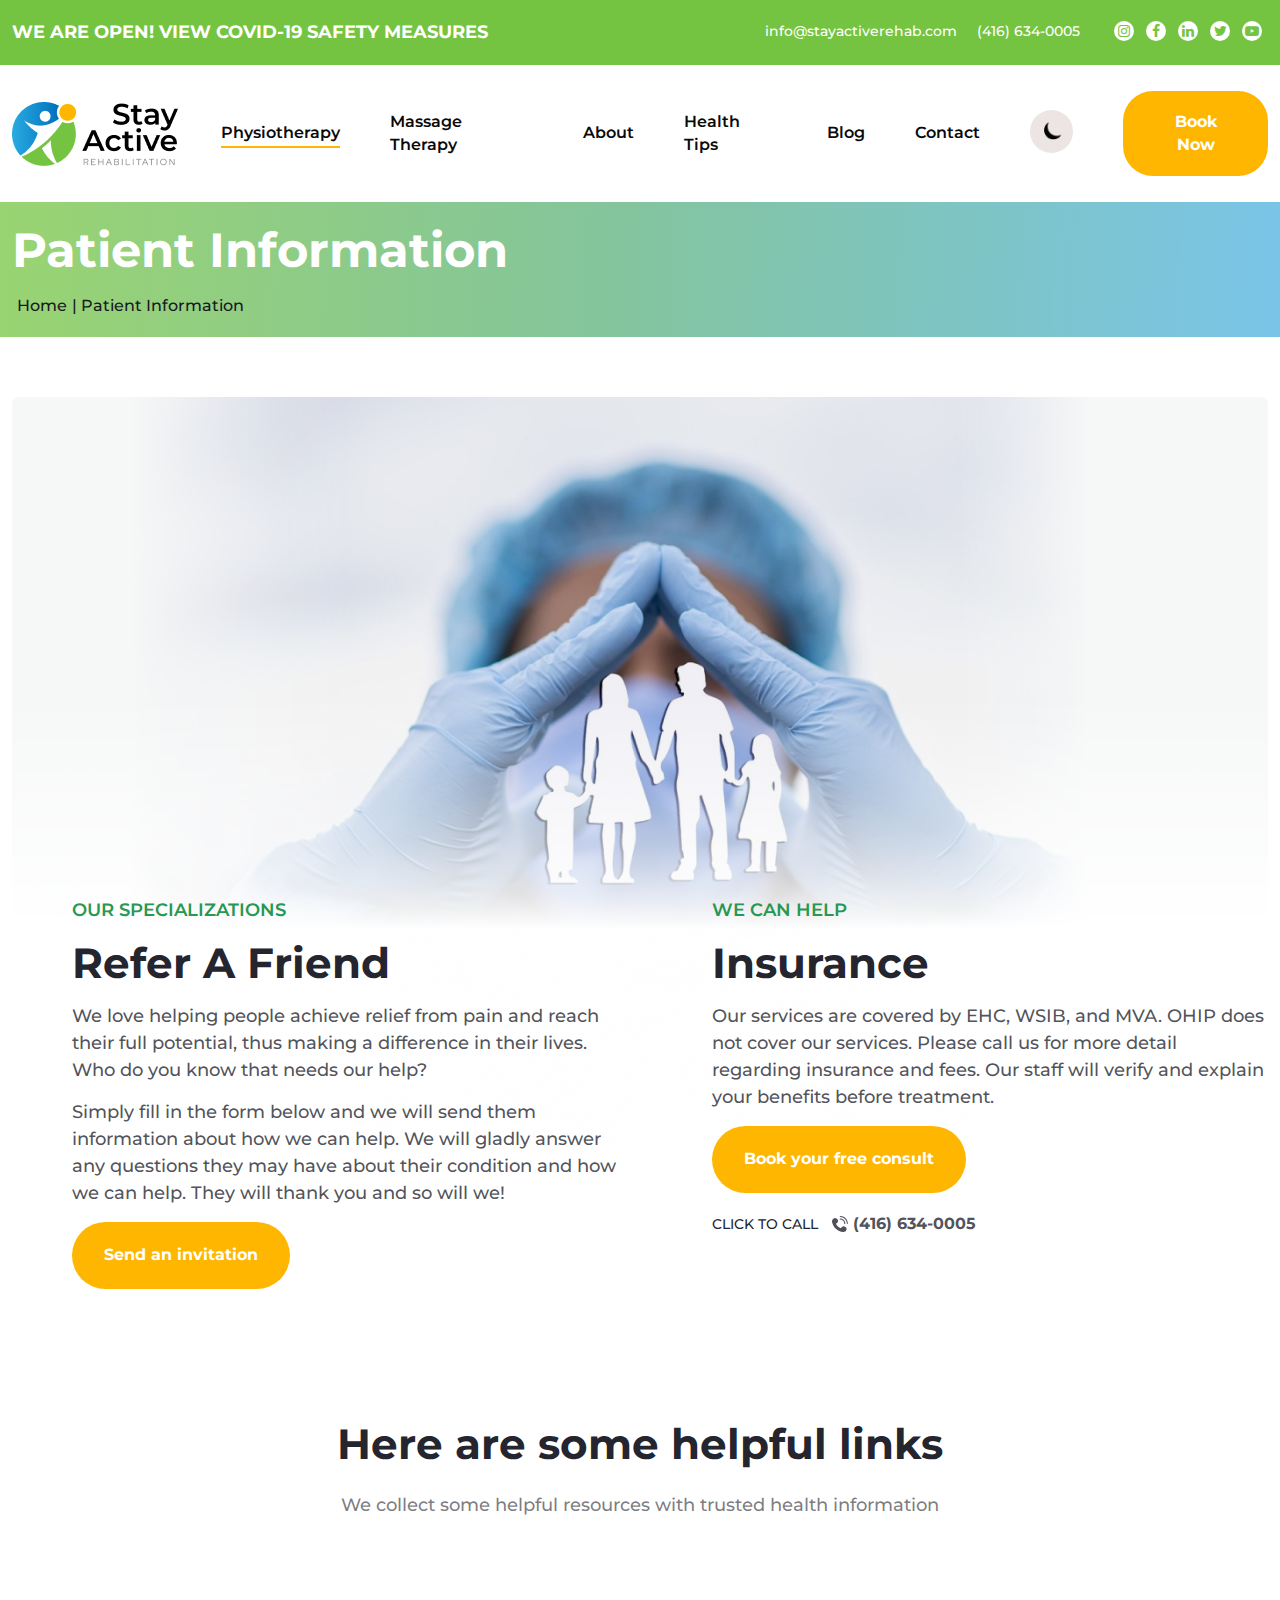
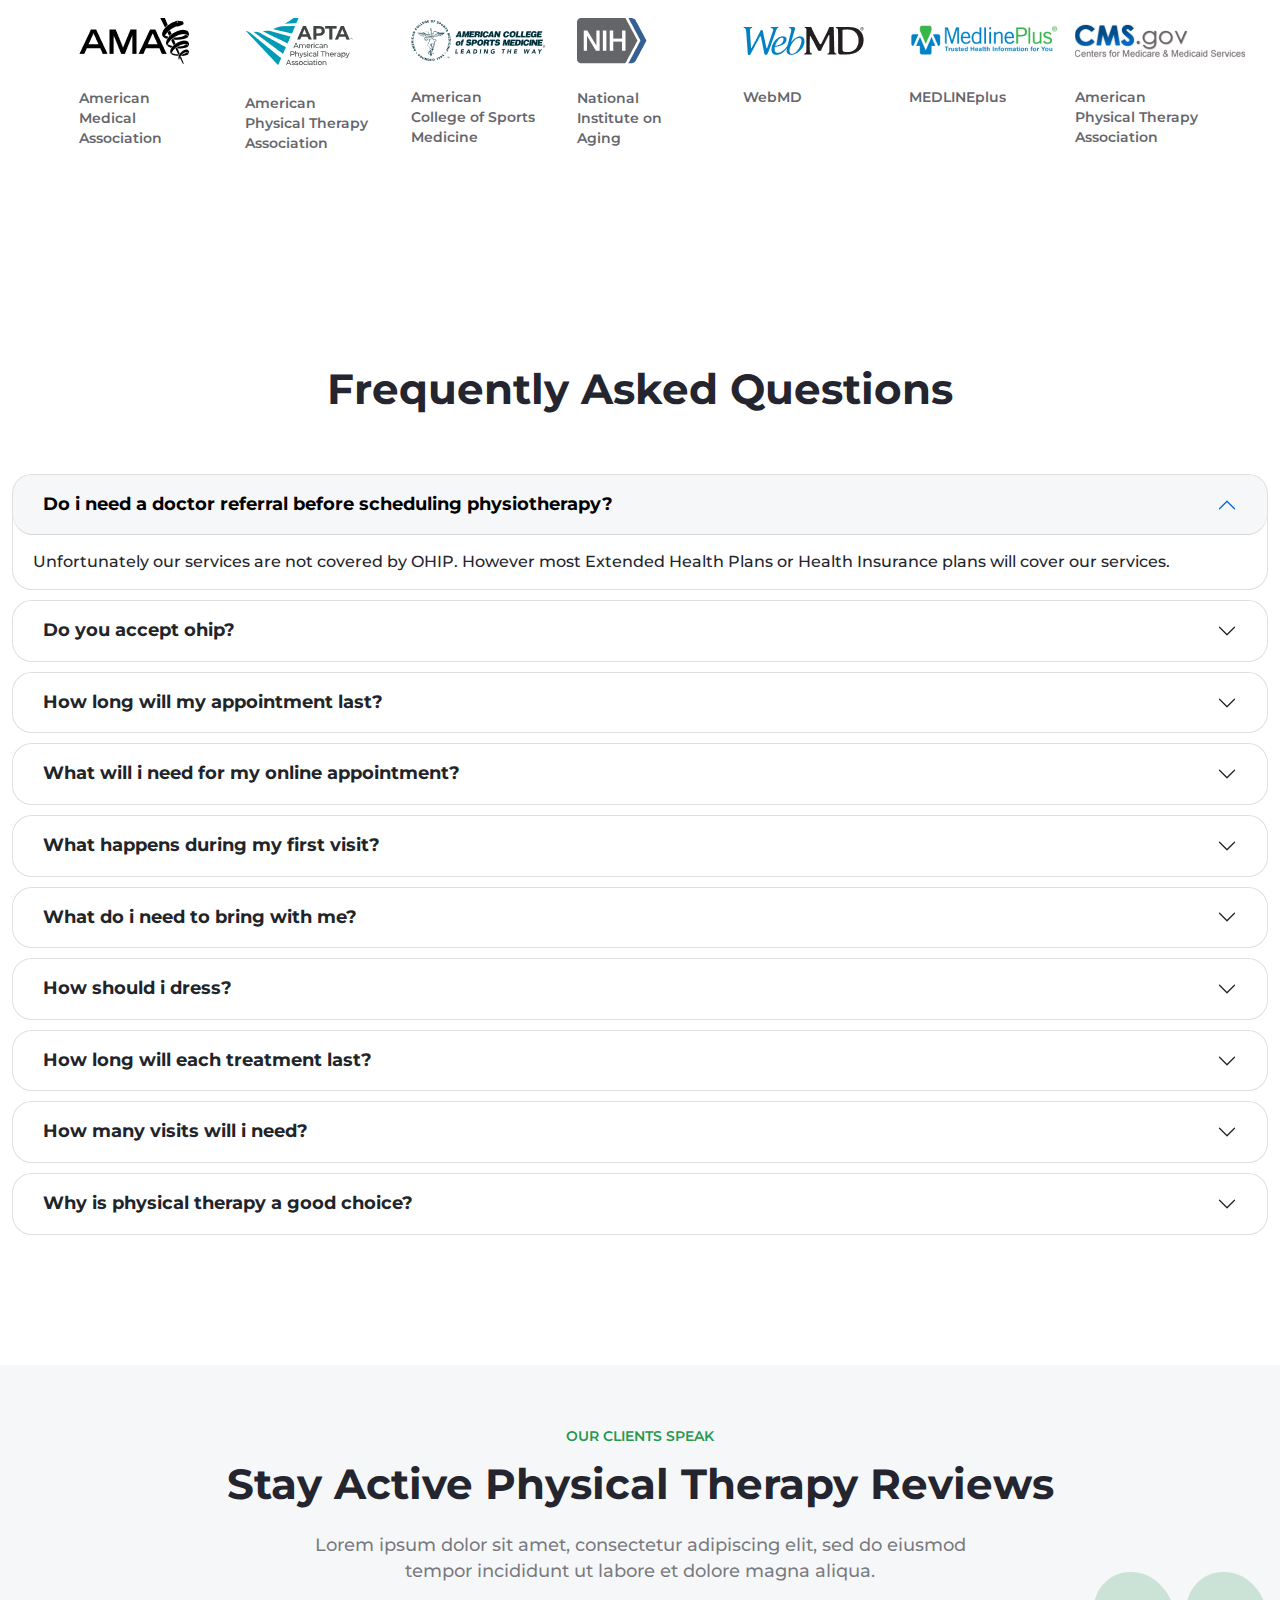
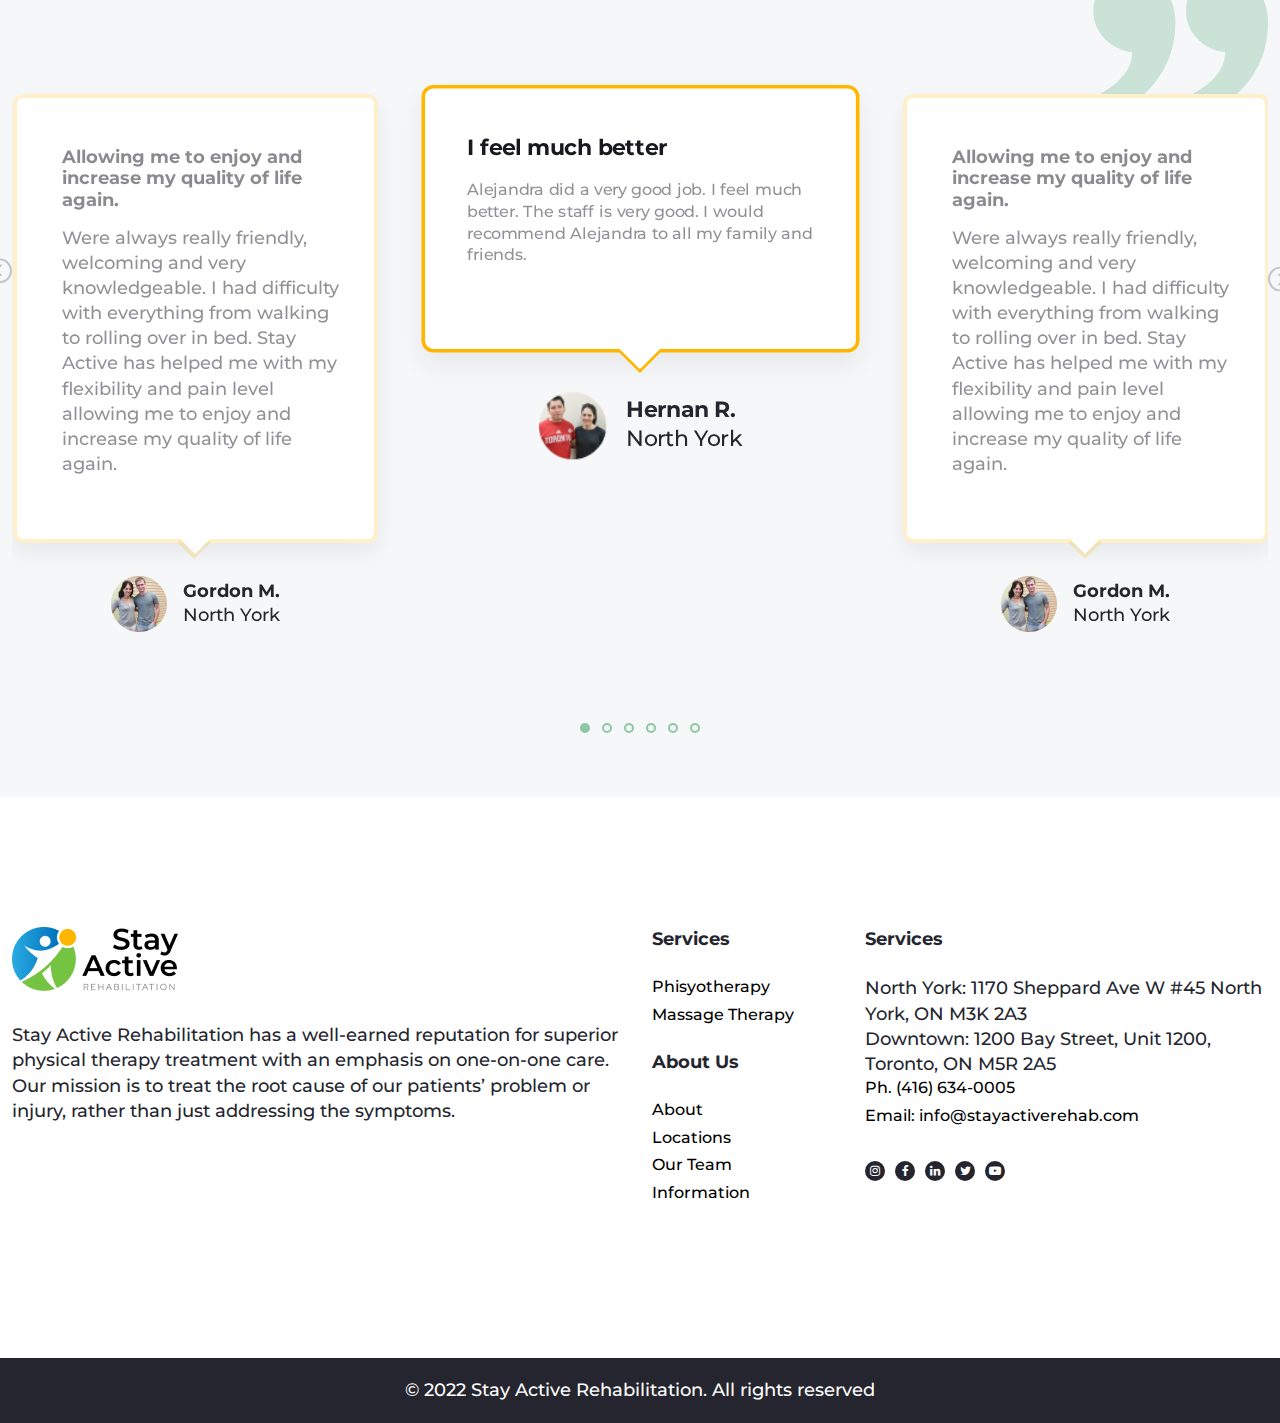
<file: seven page.html>
<!DOCTYPE html>
<html lang="en">
<head>
    <meta charset="UTF-8">
    <meta http-equiv="X-UA-Compatible" content="IE=edge">
    <meta name="viewport" content="width=device-width, initial-scale=1.0">
    <title>Patient Information </title>
    <!-- owl sheets -->
    <link rel="stylesheet" href="./css/owl.carousel.min.css">
    <link rel="stylesheet" href="./css/owl.theme.default.min.css">
    <!--font awasome-->
    <link rel="stylesheet" href="./css/font-awesome.min.css" />
    <!-- boostrap -->
    <link rel="stylesheet" href="./css/bootstrap.min.css" />
    <!-- css file -->
    <link rel="stylesheet" href="./css/style.css" />
</head>
<body>

    <!-- loader html start -->
    <div id="overlayer"></div>
    <div class="loader">
        <span class="loader-inner"></span>
    </div>
<!-- loader html end -->
      <!-- header start -->
      <header class="header-wrapper">
        <div class="menu-overle"></div>
        <div class="topper">
            <div class="container header-wrap">
                <div class="row d-flex align-item-center">
                    <div class="col-lg-6 left-sec">
                        <p>WE ARE OPEN! VIEW COVID-19 SAFETY MEASURES</p>
                    </div>
                    <div class="col-lg-6 d-flex right-sec">
                        <div class="inner d-flex">
                            <a href="mailto:info@stayactiverehab.com"><span>INFO@STAYACTIVEREHAB.COM</span><i class="fa fa-envelope-o" aria-hidden="true"></i></a>
                            <a href="tel:4166340005"><span>(416) 634-0005</span><i class="fa fa-phone" aria-hidden="true"></i></a>
                        </div>
                        <ul class="d-flex mb-0 ps-2">
                            <li>
                                <a href="#0" target="_blank" class="me-0"><i class="fa fa-instagram" aria-hidden="true"></i></a>
                            </li>
                            <li>
                                <a href="#0" target="_blank" class="me-0"><i class="fa fa-facebook" aria-hidden="true"></i></a>
                            </li>
                            <li>
                                <a href="#0" target="_blank" class="me-0"><i class="fa fa-linkedin" aria-hidden="true"></i></a>
                            </li>
                            <li>
                                <a href="#0" target="_blank" class="me-0"><i class="fa fa-twitter" aria-hidden="true"></i></a>
                            </li>
                            <li>
                                <a href="#0" target="_blank" class="me-0"><i class="fa fa-youtube-play" aria-hidden="true"></i></a>
                            </li>
                        </ul>
                    </div>
                </div>
            </div>
        </div>
        <div class="header-navbar">
            <div class= "d-flex align-items-start align-items-center justify-content-between container">
                <figure class="main_logo col-lg-2 col-6 "><img src="./images/logo.png" alt=""></figure>
                <div class="menu_time-and-timer d-flex align-items-center justify-content-end col-lg-10 col-6 pl-lg-0 pr-lg-0">
                    <nav id="menu-item" class="col-lg-12 pl-lg-0 pr-lg-0">
                        <ul class="menu_listing d-lg-flex align-items-center justify-content-end ps-0">
                            <li class="d-inline-block"><a href="./seven page.html" target="_blank" class="d-block smooth_section menu-item_active">Physiotherapy</a></li>
                            <li class="d-inline-block"><a href="./fifth page.html" target="_blank" class="d-block smooth_section">Massage Therapy</a></li>
                            <li class="d-inline-block"><a href="./fourth page.html" target="_blank" class="d-block smooth_section">About</a></li>
                            <li class="d-inline-block"><a href="./second page.html" target="_blank" class="d-block smooth_section">Health Tips</a></li>
                            <li class="d-inline-block"><a href="./third-page.html" target="_blank" class="d-block smooth_section">Blog</a></li>
                            <li class="d-inline-block"><a href="./contact page.html" target="_blank" class="d-block smooth_section">Contact</a></li>
                            <li class="menu-item_active">
                                <div class="switch">
                                    <input id="themeSwitch" class="switch__input" type="checkbox" />
                                    <label class="switch__label" for="themeSwitch" aria-hidden="true">On</label>
                                    <div class="switch__marker" aria-hidden="true"></div>
                                </div>
                            </li>
                            <div class="right-but text-center">
                                <a href="#0">Book Now</a>
                            </div>  
                        </ul>
                    </nav>
    
                    <!-- Mobile Menu Icon Html Strat -->
                    <div class="mobile_menu_icon">
                        <div class="three" id="menu">
                            <div class="hamburger" id="hamburger-1">
                                <span class="line"></span>
                                <span class="line"></span>
                                <span class="line"></span>
                            </div>
                        </div>
                    </div>
                    <!-- Mobile Menu Icon Html End -->
                   
                </div>
            </div>
        </div>
   </header>
    <!-- header end -->

    <section class="main2-section">
        <div class="container">
         <div class="health">
             <div class="health-blog">
                 <h2>Patient Information </h2>
                 <ul class="blog">
                     <li><a href="#0">Home</a></li>
                     <li><a href="#">| Patient Information </a></li>
                 </ul>
             </div>
         </div>
        </div>
    </section>

    <!-- family sec start -->
    <section class="margin-tb">
        <div class="container">
            <img src="./images/family.png" class="maping" alt="">
            <div class="row">
                <div class="col-md-6">
                    <div class="text-sec setting">
                        <p>OUR SPECIALIZATIONS</p>
                        <h2>Refer A Friend</h2>
                        <div class="sub-sec">
                          <p>We love helping people achieve relief from pain and reach their full potential, thus making a difference in their lives. Who do you know that needs our help?
                           </p>
                           <p>   
                            Simply fill in the form below and we will send them information about how we can help. We will gladly answer any questions they may have about their condition and how we can help. They will thank you and so will we!</p>
                        </div>
                        <div class="book-button">
                            <a href="#0">Send an invitation</a>
                        </div>
                       
                    </div>
                </div>
                <div class="col-md-6">
                    <div class="text-sec setting">
                        <p>WE CAN HELP</p>
                        <h2>Insurance</h2>
                        <div class="sub-sec">
                          <p>Our services are covered by EHC, WSIB, and MVA. OHIP does not cover our services. Please call us for more detail regarding insurance and fees. Our staff will verify and explain your benefits before treatment.</p>
                        </div>
                        <div class="book-button">
                            <a href="#0">Book your free consult</a>
                        </div>
                       <div class="con-number">
                        <span>CLICK TO CALL</span>  
                        <a href="tel:4166340005"><img src="./images/call-icon.svg" alt=""> (416) 634-0005</a>
                       </div>
                    </div>
                </div>
            </div>
        </div>
    </section>
    <!-- family sec end -->

    <!-- link sec start -->
    <section class="margin-top">
        <div class="container">
            <div class="heading text-center margin-bottom">
                <h2 class="mb-4">Here are some helpful links</h2>
                <p>We collect some helpful resources with trusted health information</p>
            </div>
            <div class="links">
                <div class="company">
                    <img src="./images/logo_conteiner.png" alt="">
                    <p>American Medical Association </p>
                    <a href="#0">Centers for Medicare & Medicaid Services <img src="./images/union.svg" alt=""></a>
                    <a href="#0">American Senior Fitness Association <img src="./images/union.svg" alt=""></a>
                </div>
                <div class="company">
                    <img src="./images/logo_conteiner (1).png" alt="">
                    <p>American Physical Therapy Association</p>
                    <a href="#0">Centers for Medicare & Medicaid Services <img src="./images/union.svg" alt=""></a>
                    <a href="#0">American Senior Fitness Association <img src="./images/union.svg" alt=""></a>
                </div>
                <div class="company">
                    <img src="./images/logo_conteiner (2).png" alt="">
                    <p>American College of Sports Medicine </p>
                    <a href="#0">Centers for Medicare & Medicaid Services <img src="./images/union.svg" alt=""></a>
                    <a href="#0">American Senior Fitness Association <img src="./images/union.svg" alt=""></a>
                </div>
                <div class="company">
                    <img src="./images/logo_conteiner (3).png" alt="">
                    <p>National Institute on Aging</p>
                    <a href="#0">Centers for Medicare & Medicaid Services <img src="./images/union.svg" alt=""></a>
                    <a href="#0">American Senior Fitness Association <img src="./images/union.svg" alt=""></a>
                </div>
                <div class="company">
                    <img src="./images/logo_conteiner (4).png" alt="">
                    <p>WebMD </p>
                    <a href="#0">Centers for Medicare & Medicaid Services <img src="./images/union.svg" alt=""></a>
                    <a href="#0">American Senior Fitness Association <img src="./images/union.svg" alt=""></a>
                </div>
                <div class="company">
                    <img src="./images/logo_conteiner (5).png" alt="">
                    <p>MEDLINEplus</p>
                    <a href="#0">Centers for Medicare & Medicaid Services <img src="./images/union.svg" alt=""></a>
                    <a href="#0">American Senior Fitness Association <img src="./images/union.svg" alt=""></a>
                </div>
                <div class="company">
                    <img src="./images/logo_conteiner (6).png" alt="">
                    <p>American Physical Therapy Association</p>
                    <a href="#0">Centers for Medicare & Medicaid Services <img src="./images/union.svg" alt=""></a>
                    <a href="#0">American Senior Fitness Association <img src="./images/union.svg" alt=""></a>
                </div>
            </div>
        </div>
    </section>
    <!-- link sec end -->
    
  <!-- faq Question start -->
  <section class="margin-tb">
    <div class="container FAQ">
        <h2 class="question text-center">Frequently Asked Questions</h2>
        <div class="accordion" id="accordionExample">
            <div class="accordion-item">
              <h2 class="accordion-header" id="headingOne">
                <button class="accordion-button" type="button" data-bs-toggle="collapse" data-bs-target="#collapseOne" aria-expanded="true" aria-controls="collapseOne">
                    Do i need a doctor referral before scheduling physiotherapy?
                </button>
              </h2>
              <div id="collapseOne" class="accordion-collapse collapse show" aria-labelledby="headingOne" data-bs-parent="#accordionExample">
                <div class="accordion-body">
                    Unfortunately our services are not covered by OHIP. However most Extended Health Plans or Health Insurance plans will cover our services.
                </div>
              </div>
            </div>
            <div class="accordion-item">
              <h2 class="accordion-header" id="headingTwo">
                <button class="accordion-button collapsed" type="button" data-bs-toggle="collapse" data-bs-target="#collapseTwo" aria-expanded="false" aria-controls="collapseTwo">
                    Do you accept ohip?
                </button>
              </h2>
              <div id="collapseTwo" class="accordion-collapse collapse" aria-labelledby="headingTwo" data-bs-parent="#accordionExample">
                <div class="accordion-body">
                    Unfortunately our services are not covered by OHIP. However most Extended Health Plans or Health Insurance plans will cover our services.
                </div>
              </div>
            </div>
            <div class="accordion-item">
              <h2 class="accordion-header" id="headingThree">
                <button class="accordion-button collapsed" type="button" data-bs-toggle="collapse" data-bs-target="#collapseThree" aria-expanded="false" aria-controls="collapseThree">
                    How long will my appointment last?
                </button>
              </h2>
              <div id="collapseThree" class="accordion-collapse collapse" aria-labelledby="headingThree" data-bs-parent="#accordionExample">
                <div class="accordion-body">
                    Unfortunately our services are not covered by OHIP. However most Extended Health Plans or Health Insurance plans will cover our services.
                </div>
              </div>
            </div>
            <div class="accordion-item">
                <h2 class="accordion-header" id="headingThree0">
                  <button class="accordion-button collapsed" type="button" data-bs-toggle="collapse" data-bs-target="#collapseThree0" aria-expanded="false" aria-controls="collapseThree0">
                    What will i need for my online appointment?
                  </button>
                </h2>
                <div id="collapseThree0" class="accordion-collapse collapse" aria-labelledby="headingThree" data-bs-parent="#accordionExample">
                  <div class="accordion-body">
                      Unfortunately our services are not covered by OHIP. However most Extended Health Plans or Health Insurance plans will cover our services.
                  </div>
                </div>
              </div>
              <div class="accordion-item">
                <h2 class="accordion-header" id="headingThree1">
                  <button class="accordion-button collapsed" type="button" data-bs-toggle="collapse" data-bs-target="#collapseThree1" aria-expanded="false" aria-controls="collapseThree1">
                    What happens during my first visit?
                  </button>
                </h2>
                <div id="collapseThree1" class="accordion-collapse collapse" aria-labelledby="headingThree" data-bs-parent="#accordionExample">
                  <div class="accordion-body">
                      Unfortunately our services are not covered by OHIP. However most Extended Health Plans or Health Insurance plans will cover our services.
                  </div>
                </div>
              </div>
              <div class="accordion-item">
                <h2 class="accordion-header" id="headingThree2">
                  <button class="accordion-button collapsed" type="button" data-bs-toggle="collapse" data-bs-target="#collapseThree2" aria-expanded="false" aria-controls="collapseThree2">
                    What do i need to bring with me?
                  </button>
                </h2>
                <div id="collapseThree2" class="accordion-collapse collapse" aria-labelledby="headingThree" data-bs-parent="#accordionExample">
                  <div class="accordion-body">
                      Unfortunately our services are not covered by OHIP. However most Extended Health Plans or Health Insurance plans will cover our services.
                  </div>
                </div>
              </div>
              <div class="accordion-item">
                <h2 class="accordion-header" id="headingThree3">
                  <button class="accordion-button collapsed" type="button" data-bs-toggle="collapse" data-bs-target="#collapseThree3" aria-expanded="false" aria-controls="collapseThree3">
                    How should i dress?
                  </button>
                </h2>
                <div id="collapseThree3" class="accordion-collapse collapse" aria-labelledby="headingThree" data-bs-parent="#accordionExample">
                  <div class="accordion-body">
                      Unfortunately our services are not covered by OHIP. However most Extended Health Plans or Health Insurance plans will cover our services.
                  </div>
                </div>
              </div>
              <div class="accordion-item">
                <h2 class="accordion-header" id="headingThree4">
                  <button class="accordion-button collapsed" type="button" data-bs-toggle="collapse" data-bs-target="#collapseThree4" aria-expanded="false" aria-controls="collapseThree4">
                    How long will each treatment last?
                  </button>
                </h2>
                <div id="collapseThree4" class="accordion-collapse collapse" aria-labelledby="headingThree" data-bs-parent="#accordionExample">
                  <div class="accordion-body">
                      Unfortunately our services are not covered by OHIP. However most Extended Health Plans or Health Insurance plans will cover our services.
                  </div>
                </div>
              </div>
              <div class="accordion-item">
                <h2 class="accordion-header" id="headingThree5">
                  <button class="accordion-button collapsed" type="button" data-bs-toggle="collapse" data-bs-target="#collapseThree5" aria-expanded="false" aria-controls="collapseThree5">
                    How many visits will i need?
                  </button>
                </h2>
                <div id="collapseThree5" class="accordion-collapse collapse" aria-labelledby="headingThree" data-bs-parent="#accordionExample">
                  <div class="accordion-body">
                      Unfortunately our services are not covered by OHIP. However most Extended Health Plans or Health Insurance plans will cover our services.
                  </div>
                </div>
              </div>
              <div class="accordion-item">
                <h2 class="accordion-header" id="headingThree6">
                  <button class="accordion-button collapsed" type="button" data-bs-toggle="collapse" data-bs-target="#collapseThree6" aria-expanded="false" aria-controls="collapseThree6">
                    Why is physical therapy a good choice?
                  </button>
                </h2>
                <div id="collapseThree6" class="accordion-collapse collapse" aria-labelledby="headingThree" data-bs-parent="#accordionExample">
                  <div class="accordion-body">
                      Unfortunately our services are not covered by OHIP. However most Extended Health Plans or Health Insurance plans will cover our services.
                  </div>
                </div>
              </div>
          </div>
    </div>
</section>
    <!-- faq Question end -->

     <!--  our clients start  -->
     <section class="margin-top our-clients">
        <div class="container">
            <div class="heading text-center margin-bottom">
                <span>OUR CLIENTS SPEAK</span>
                <h2 class="mb-4">Stay Active Physical Therapy Reviews</h2>
                <p>Lorem ipsum dolor sit amet, consectetur adipiscing elit, sed do eiusmod tempor incididunt ut labore et dolore magna aliqua.</p>
            </div>
            <div class="slider-part">
                <div class="queta-img">
                    <img src="./images/quotes-icon.png" alt="" />
                </div>
                <div class="owl-carousel  owl-theme">
                    <div class="item">
                        <div class="reviews">
                            <div class="message-box">
                                <div class="message-body arrows">
                                    <h4>I feel much better</h4>
                                    <p>Alejandra did a very good job. I feel much better. The staff is very good. I would recommend Alejandra to all my family and friends.</p>
                                </div>
                            </div>
                            <div class="profile-sec">
                                <img src="./images/Photo.png" alt="">
                                <div class="profile-text">
                                    <h4>Hernan R.</h4>
                                    <p>North York</p>
                                </div>
                            </div>
                        </div>
                    </div>
                    <div class="item">
                        <div class="reviews">
                            <div class="message-box">
                                <div class="message-body arrows arro-div">
                                    <h4>Allowing me to enjoy and increase my quality of life again.</h4>
                                    <p>Were always really friendly, welcoming and very knowledgeable. I had difficulty with everything from walking to rolling over in bed. Stay Active has helped me with my flexibility and pain level allowing me to enjoy and increase my quality of life again.</p>
                                </div>
                            </div>
                            <div class="profile-sec">
                                <img src="./images/Photo2.png" alt="">
                                <div class="profile-text">
                                    <h4>Gordon M.</h4>
                                    <p>North York</p>
                                </div>
                            </div>
                        </div>
                    </div>
                    <div class="item">
                        <div class="reviews">
                            <div class="message-box">
                                <div class="message-body arrows">
                                    <h4>I feel much better</h4>
                                    <p>Alejandra did a very good job. I feel much better. The staff is very good. I would recommend Alejandra to all my family and friends.</p>
                                </div>
                            </div>
                            <div class="profile-sec">
                                <img src="./images/Photo.png" alt="">
                                <div class="profile-text">
                                    <h4>Hernan R.</h4>
                                    <p>North York</p>
                                </div>
                            </div>
                        </div>
                    </div>
                    <div class="item">
                        <div class="reviews">
                            <div class="message-box">
                                <div class="message-body arrows arro-div">
                                    <h4>Allowing me to enjoy and increase my quality of life again.</h4>
                                    <p>Were always really friendly, welcoming and very knowledgeable. I had difficulty with everything from walking to rolling over in bed. Stay Active has helped me with my flexibility and pain level allowing me to enjoy and increase my quality of life again.</p>
                                </div>
                            </div>
                            <div class="profile-sec">
                                <img src="./images/Photo2.png" alt="">
                                <div class="profile-text">
                                    <h4>Gordon M.</h4>
                                    <p>North York</p>
                                </div>
                            </div>
                        </div>
                    </div>
                    <div class="item">
                        <div class="reviews">
                            <div class="message-box">
                                <div class="message-body arrows">
                                    <h4>I feel much better</h4>
                                    <p>Alejandra did a very good job. I feel much better. The staff is very good. I would recommend Alejandra to all my family and friends.</p>
                                </div>
                            </div>
                            <div class="profile-sec">
                                <img src="./images/Photo.png" alt="">
                                <div class="profile-text">
                                    <h4>Hernan R.</h4>
                                    <p>North York</p>
                                </div>
                            </div>
                        </div>
                    </div>
                    <div class="item">
                        <div class="reviews">
                            <div class="message-box">
                                <div class="message-body arrows arro-div">
                                    <h4>Allowing me to enjoy and increase my quality of life again.</h4>
                                    <p>Were always really friendly, welcoming and very knowledgeable. I had difficulty with everything from walking to rolling over in bed. Stay Active has helped me with my flexibility and pain level allowing me to enjoy and increase my quality of life again.</p>
                                </div>
                            </div>
                            <div class="profile-sec">
                                <img src="./images/Photo2.png" alt="">
                                <div class="profile-text">
                                    <h4>Gordon M.</h4>
                                    <p>North York</p>
                                </div>
                            </div>
                        </div>
                    </div>
                </div>
            </div>
        </div>
    </section>
    <!-- our clients end  -->

      <!-- footer start -->
      <footer class="margin-top footer-top">
        <div class="container">
            <div class="row">
                <div class="col-lg-6">
                    <div class="footer-first">
                        <img src="./images/logo.png" alt="" />
                        <p>Stay Active Rehabilitation has a well-earned reputation for superior physical therapy treatment with an emphasis on one-on-one care.</p>
                        <p>Our mission is to treat the root cause of our patients’ problem or injury, rather than just addressing the symptoms.</p>
                    </div>
                </div>
                <div class="col-lg-2">
                    <div class="footer-second footer123">
                        <span>Services</span>
                        <ul>
                            <li><a href="#0">Phisyotherapy</a></li>
                            <li><a href="#0">Massage Therapy</a></li>
                        </ul>
                    </div>
                    <div class="footer-second footer123">
                        <span>About Us</span>
                        <ul>
                            <li><a href="#0">About</a></li>
                            <li><a href="#0">Locations</a></li>
                            <li><a href="#0">Our Team</a></li>
                            <li><a href="#0">Information</a></li>
                        </ul>
                    </div>
                </div>
                <div class="col-lg-4">
                    <div class="footer-second footer123">
                        <span>Services</span>
                        <p>North York: 1170 Sheppard Ave W #45 North York, ON M3K 2A3</p>
                        <p>Downtown: 1200 Bay Street, Unit 1200, Toronto, ON M5R 2A5</p>
                        <ul>
                            <li><a href="tel:4166340005">Ph. (416) 634-0005</a></li>
                            <li><a href="mailto:info@stayactiverehab.com">Email: info@stayactiverehab.com</a></li>
                        </ul>
                        <ul class="d-flex mb-0 ps-2 footer-icons">
                            <li>
                                <a href="#0" target="_blank" class="me-0"><i class="fa fa-instagram" aria-hidden="true"></i></a>
                            </li>
                            <li>
                                <a href="#0" target="_blank" class="me-0"><i class="fa fa-facebook" aria-hidden="true"></i></a>
                            </li>
                            <li>
                                <a href="#0" target="_blank" class="me-0"><i class="fa fa-linkedin" aria-hidden="true"></i></a>
                            </li>
                            <li>
                                <a href="#0" target="_blank" class="me-0"><i class="fa fa-twitter" aria-hidden="true"></i></a>
                            </li>
                            <li>
                                <a href="#0" target="_blank" class="me-0"><i class="fa fa-youtube-play" aria-hidden="true"></i></a>
                            </li>
                        </ul>
                    </div>
                </div>
            </div>
        </div>
        <div class="margin-top copyright">
            <div class="container">
                <p>© 2022 Stay Active Rehabilitation. All rights reserved</p>
            </div>
        </div>
    </footer>
    <!-- footer end -->

    <script src="./js/jquery-3.6.0.min.js"></script>
    <script src="./js/owl.carousel.min.js"></script>
    <script src="./js/bootstrap.min.js"></script>
    <script src="./js/custom.js"></script>
</body>
</html>
</file>
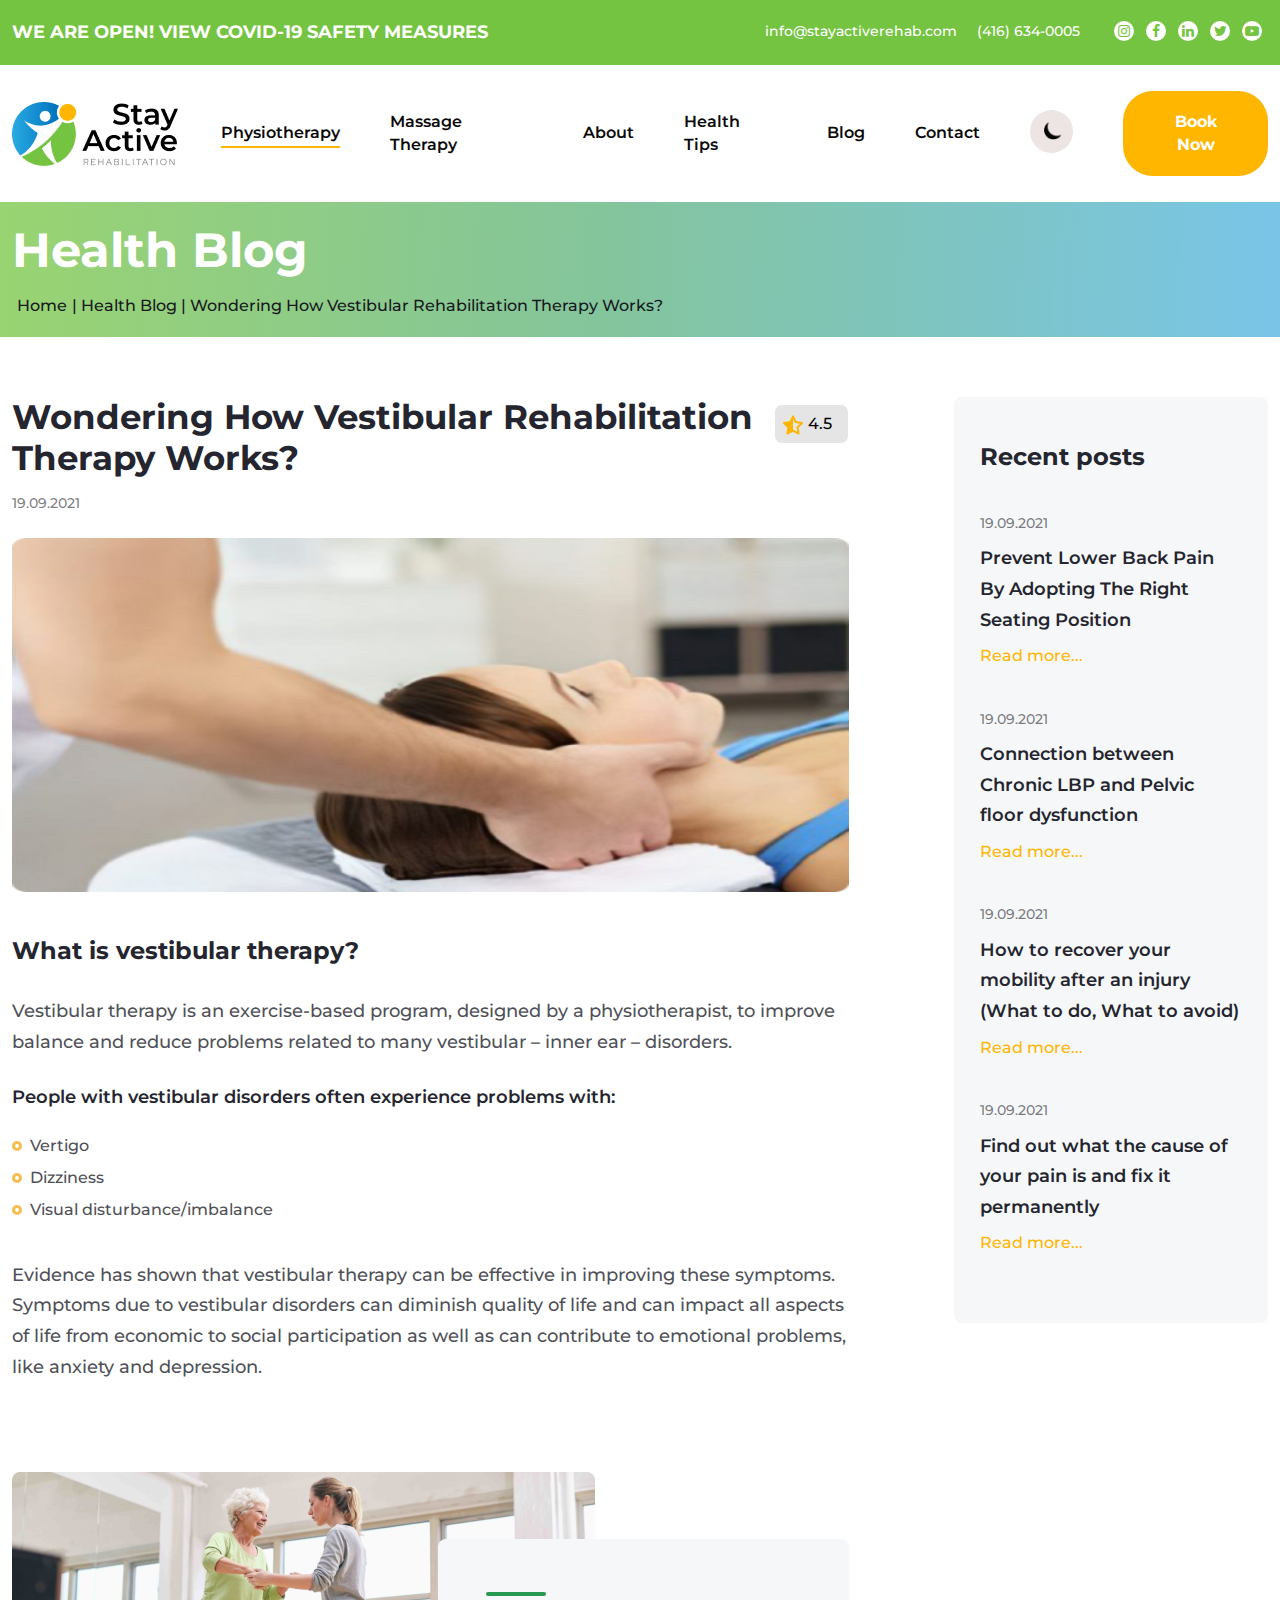
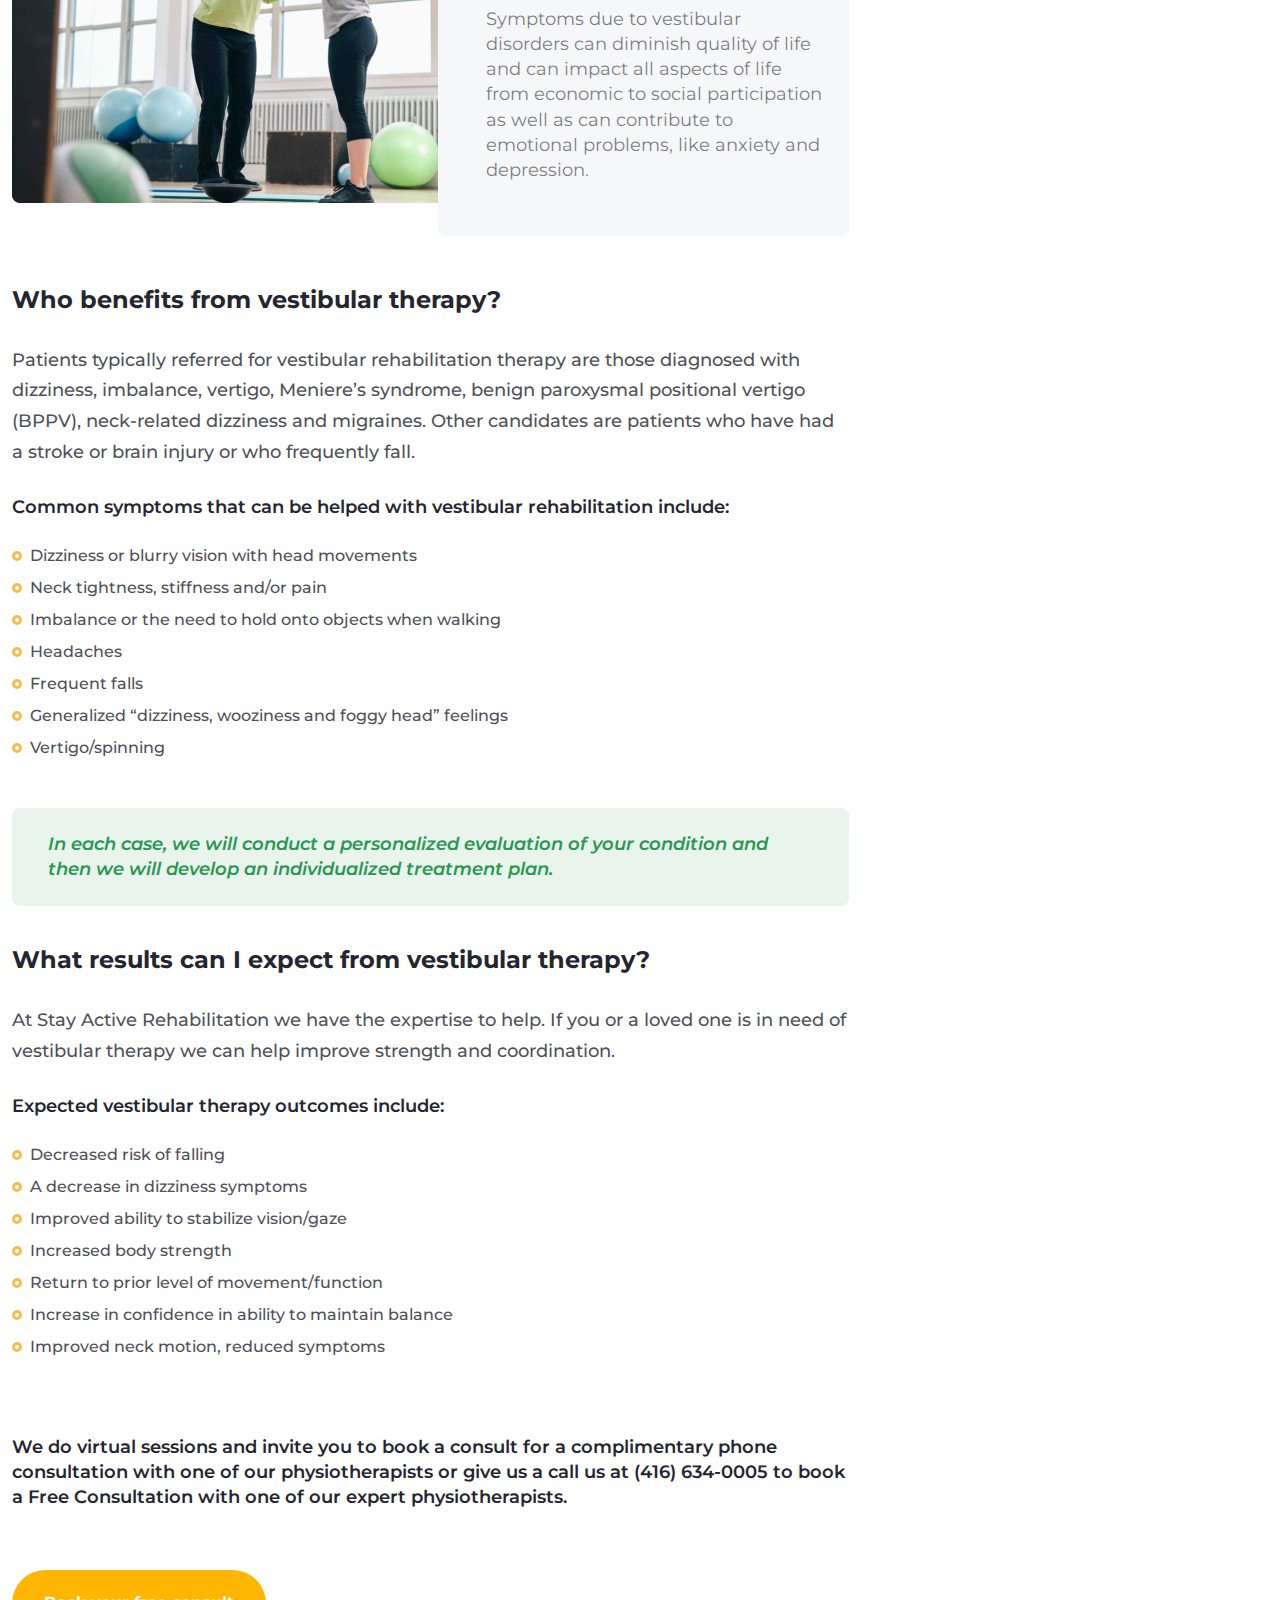
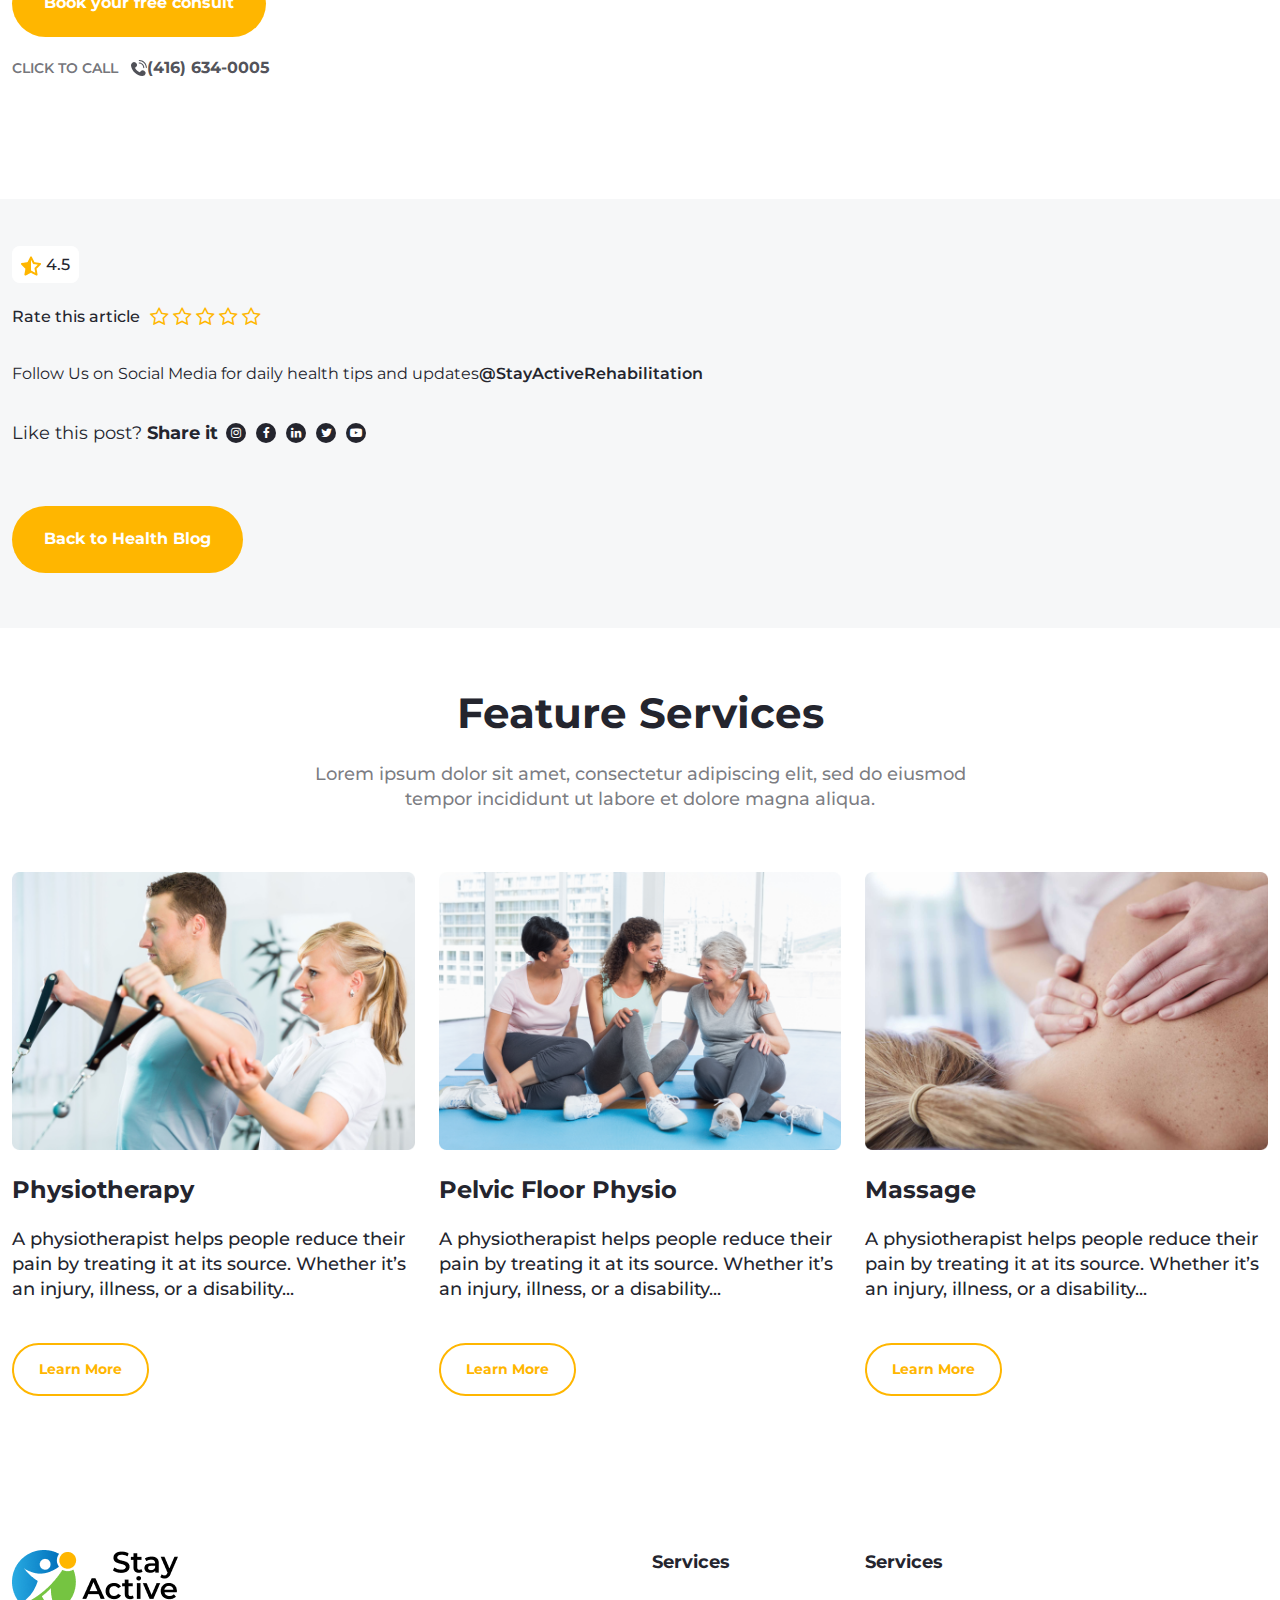
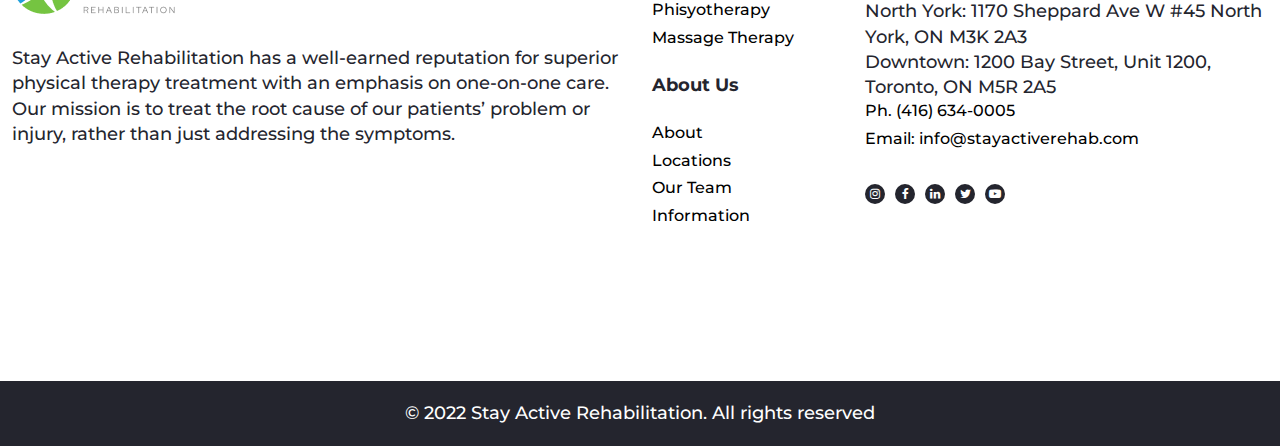
<file: third-page.html>
<!DOCTYPE html>
<html lang="en">
<head>
    <meta charset="UTF-8">
    <meta http-equiv="X-UA-Compatible" content="IE=edge">
    <meta name="viewport" content="width=device-width, initial-scale=1.0">
    <title>stay active</title>
    <!--font awasome-->
    <link rel="stylesheet" href="./css/font-awesome.min.css" />
    <!-- boostrap -->
    <link rel="stylesheet" href="./css/bootstrap.min.css" />
    <!-- css file -->
    <link rel="stylesheet" href="./css/style.css" />
</head>
<body>
    <!-- loader html start -->
    <div id="overlayer"></div>
    <div class="loader">
        <span class="loader-inner"></span>
    </div>
<!-- loader html end -->
      <!-- header start -->
      <header class="header-wrapper">
        <div class="menu-overle"></div>
        <div class="topper">
            <div class="container header-wrap">
                <div class="row d-flex align-item-center">
                    <div class="col-lg-6 left-sec">
                        <p>WE ARE OPEN! VIEW COVID-19 SAFETY MEASURES</p>
                    </div>
                    <div class="col-lg-6 d-flex right-sec">
                        <div class="inner d-flex">
                            <a href="mailto:info@stayactiverehab.com"><span>INFO@STAYACTIVEREHAB.COM</span><i class="fa fa-envelope-o" aria-hidden="true"></i></a>
                            <a href="tel:4166340005"><span>(416) 634-0005</span><i class="fa fa-phone" aria-hidden="true"></i></a>
                        </div>
                        <ul class="d-flex mb-0 ps-2">
                            <li>
                                <a href="#0" target="_blank" class="me-0"><i class="fa fa-instagram" aria-hidden="true"></i></a>
                            </li>
                            <li>
                                <a href="#0" target="_blank" class="me-0"><i class="fa fa-facebook" aria-hidden="true"></i></a>
                            </li>
                            <li>
                                <a href="#0" target="_blank" class="me-0"><i class="fa fa-linkedin" aria-hidden="true"></i></a>
                            </li>
                            <li>
                                <a href="#0" target="_blank" class="me-0"><i class="fa fa-twitter" aria-hidden="true"></i></a>
                            </li>
                            <li>
                                <a href="#0" target="_blank" class="me-0"><i class="fa fa-youtube-play" aria-hidden="true"></i></a>
                            </li>
                        </ul>
                    </div>
                </div>
            </div>
        </div>
        <div class="header-navbar">
            <div class= "d-flex align-items-start align-items-center justify-content-between container">
                <figure class="main_logo col-lg-2 col-6 "><img src="./images/logo.png" alt=""></figure>
                <div class="menu_time-and-timer d-flex align-items-center justify-content-end col-lg-10 col-6 pl-lg-0 pr-lg-0">
                    <nav id="menu-item" class="col-lg-12 pl-lg-0 pr-lg-0">
                        <ul class="menu_listing d-lg-flex align-items-center justify-content-end ps-0">
                            <li class="d-inline-block"><a href="./seven page.html" target="_blank" class="d-block smooth_section menu-item_active">Physiotherapy</a></li>
                            <li class="d-inline-block"><a href="./fifth page.html" target="_blank" class="d-block smooth_section">Massage Therapy</a></li>
                            <li class="d-inline-block"><a href="./fourth page.html" target="_blank" class="d-block smooth_section">About</a></li>
                            <li class="d-inline-block"><a href="./second page.html" target="_blank" class="d-block smooth_section">Health Tips</a></li>
                            <li class="d-inline-block"><a href="./third-page.html" target="_blank" class="d-block smooth_section">Blog</a></li>
                            <li class="d-inline-block"><a href="./contact page.html" target="_blank" class="d-block smooth_section">Contact</a></li>
                            <li class="menu-item_active">
                                <div class="switch">
                                    <input id="themeSwitch" class="switch__input" type="checkbox" />
                                    <label class="switch__label" for="themeSwitch" aria-hidden="true">On</label>
                                    <div class="switch__marker" aria-hidden="true"></div>
                                </div>
                            </li>
                            <div class="right-but text-center">
                                <a href="#0">Book Now</a>
                            </div>  
                        </ul>
                    </nav>
    
                    <!-- Mobile Menu Icon Html Strat -->
                    <div class="mobile_menu_icon">
                        <div class="three" id="menu">
                            <div class="hamburger" id="hamburger-1">
                                <span class="line"></span>
                                <span class="line"></span>
                                <span class="line"></span>
                            </div>
                        </div>
                    </div>
                    <!-- Mobile Menu Icon Html End -->
                   
                </div>
            </div>
        </div>
   </header>
    <!-- header end -->

    <section class="main2-section">
        <div class="container">
         <div class="health">
             <div class="health-blog">
                 <h2>Health Blog</h2>
                 <ul class="blog">
                     <li><a href="#0">Home</a></li>
                     <li><a href="#">|  Health Blog | Wondering How Vestibular Rehabilitation Therapy Works?</a></li>
                 </ul>
             </div>
         </div>
        </div>
    </section>

    <!-- blog-sec start -->
    <section class="margin-tb">
        <div class="container">
            <div class="row">
                <div class="blog-sec  align-item-center">
                    <div class="col-lg-8">
                        <div class="main-sec">
                            <h3>Wondering How Vestibular Rehabilitation Therapy Works?</h3>
                            <a href="#0"><img src="./images/Union.png" class="img-fluid23" alt=""> 4.5</a>
                        </div>
                        <div class="blog-sec23">
                            <span class="date-type">19.09.2021</span>
                            <img src="./images/image.png" alt="">
                        </div>
                        <div class="therapy pain-list d-block ">
                            <h4>What is vestibular therapy?</h4>
                            <p>Vestibular therapy is an exercise-based program, designed by a physiotherapist, to improve balance and reduce problems related to many vestibular – inner ear – disorders.</p>
                            <h5>People with vestibular disorders often experience problems with:</h5>
                            <ul>
                                <li>Vertigo</li>
                                <li>Dizziness</li>
                                <li>Visual disturbance/imbalance</li>
                            </ul>
                            <p>Evidence has shown that vestibular therapy can be effective in improving these symptoms. Symptoms due to vestibular disorders can diminish quality of life and can impact all aspects of life from economic to social participation as well as can contribute to emotional problems, like anxiety and depression.</p>
                        </div>
                        <div class="gym-photo">
                            <img src="./images/Hero image.png" class=" position-relative" alt="">
                            <div class="img-right">
                                <p>Symptoms due to vestibular disorders can diminish quality of life and can impact all aspects of life from economic to social participation as well as can contribute to emotional problems, like anxiety and depression.</p>
                            </div>
                        </div>
                        <div class="therapy pain-list d-block ">
                            <h4>Who benefits from vestibular therapy?</h4>
                            <p>Patients typically referred for vestibular rehabilitation therapy are those diagnosed with dizziness, imbalance, vertigo, Meniere’s syndrome, benign paroxysmal positional vertigo (BPPV), neck-related dizziness and migraines. Other candidates are patients who have had a stroke or brain injury or who frequently fall.</p>
                            <h5>Common symptoms that can be helped with vestibular rehabilitation include:</h5>
                            <ul>
                                <li>Dizziness or blurry vision with head movements</li>
                                <li>Neck tightness, stiffness and/or pain</li>
                                <li>Imbalance or the need to hold onto objects when walking</li>
                                <li>Headaches</li>
                                <li>Frequent falls</li>
                                <li>Generalized “dizziness, wooziness and foggy head” feelings</li>
                                <li>Vertigo/spinning</li>
                            </ul>
                        </div>
                        <div class="green-box">
                            <p>In each case, we will conduct a personalized evaluation of your condition and then we will develop an individualized treatment plan.</p>
                        </div>
                        <div class="therapy pain-list d-block ">
                            <h4>What results can I expect from vestibular therapy?</h4>
                            <p>At Stay Active Rehabilitation we have the expertise to  help. If you or a loved one is in need of vestibular therapy we can help  improve strength and coordination.</p>
                            <h5>Expected vestibular therapy outcomes include:</h5>
                            <ul>
                                <li>Decreased risk of falling </li>
                                <li>A decrease in dizziness symptoms </li>
                                <li>Improved ability to stabilize vision/gaze</li>
                                <li>Increased body strength </li>
                                <li>Return to prior level of movement/function </li>
                                <li>Increase in confidence in ability to maintain balance</li>
                                <li>Improved neck motion, reduced symptoms</li>
                            </ul>
                        </div>
                        <div class="virtual-sec">
                            <p>We do virtual sessions and invite you to book a consult for a complimentary phone consultation with one of our physiotherapists or give us a call us at (416) 634-0005 to book a Free Consultation with one of our expert physiotherapists.</p>
                            <div class="book-button margin-tb mb-0">
                                <a href="#0">Book your free consult</a>
                            </div>
                            <div class="click-button">
                                <span>CLICK TO CALL</span>
                                <a href="tel:4166340005"><img src="./images/call-icon.svg" alt="">(416) 634-0005</a>
                            </div>
                        </div>
                    </div>
                    <div class="col-lg-4 ms-4 right-post">
                        <div class="r-post therapy">
                            <h4>Recent posts</h4>
                            <div class="Recent">
                                <span class="date-type">19.09.2021</span>
                                <p>Prevent Lower Back Pain By Adopting The Right Seating Position</p>
                                <a href="#0">Read more...</a>
                            </div>
                            <div class="Recent">
                                <span class="date-type">19.09.2021</span>
                                <p>Connection between Chronic LBP and Pelvic floor dysfunction</p>
                                <a href="#0">Read more...</a>
                            </div>
                            <div class="Recent">
                                <span class="date-type">19.09.2021</span>
                                <p>How to recover your mobility after an injury (What to do, What to avoid)</p>
                                <a href="#0">Read more...</a>
                            </div>
                            <div class="Recent">
                                <span class="date-type">19.09.2021</span>
                                <p>Find out what the cause of your pain is and fix it permanently </p>
                                <a href="#0">Read more...</a>
                            </div>
                        </div>
                    </div>
                </div>
            </div>
        </div>
    </section>
    <!-- blog-sec-end -->

    <!-- rating-sec start -->
    <section class="rate-sec">
        <div class="container">
            <div class="rating-box">
                <a href="#0"><img src="./images/Union.png" class="img-fluid23" alt=""> 4.5</a>
            </div>
            <div class="rate-stars">
                <h5>Rate this article</h5>
                <i class="fa fa-star-o" aria-hidden="true"></i>
                <i class="fa fa-star-o" aria-hidden="true"></i>
                <i class="fa fa-star-o" aria-hidden="true"></i>
                <i class="fa fa-star-o" aria-hidden="true"></i>
                <i class="fa fa-star-o" aria-hidden="true"></i>
            </div>
            <div class="follow-text">
                Follow Us on Social Media for daily health tips and updates 
                <a href="#0">@StayActiveRehabilitation</a>
            </div>
            <div class="follow-text">
                <p>Like this post? <b>Share it</b></p>
                <ul class="d-flex mb-0 ps-2 footer-icons mt-0">
                    <li>
                        <a href="#0" target="_blank" class="me-0"><i class="fa fa-instagram" aria-hidden="true"></i></a>
                    </li>
                    <li>
                        <a href="#0" target="_blank" class="me-0"><i class="fa fa-facebook" aria-hidden="true"></i></a>
                    </li>
                    <li>
                        <a href="#0" target="_blank" class="me-0"><i class="fa fa-linkedin" aria-hidden="true"></i></a>
                    </li>
                    <li>
                        <a href="#0" target="_blank" class="me-0"><i class="fa fa-twitter" aria-hidden="true"></i></a>
                    </li>
                    <li>
                        <a href="#0" target="_blank" class="me-0"><i class="fa fa-youtube-play" aria-hidden="true"></i></a>
                    </li>
                </ul>
            </div>
            <div class="book-button margin-tb mb-0">
                <a href="#0">Back to Health Blog</a>
            </div>
        </div>
    </section>
    <!-- rating sec end -->

      <!-- services sec start -->
      <section class="margin-tb">
        <div class="container">
            <div class="heading text-center">
                <h2 class="mb-4">Feature Services</h2>
                <p>Lorem ipsum dolor sit amet, consectetur adipiscing elit, sed do eiusmod tempor incididunt ut labore et dolore magna aliqua.</p>
            </div>
            <div class="services">
                <div class="row justify-content-center">
                    <div class="col-md-4 d-flex">
                        <div class="img-card">
                            <img src="./images/feature-service-1.png" class="img-fluid" alt="" />
                            <div class="mt-4 mb-4 text-sec2">
                                <h3>Physiotherapy</h3>
                                <p>A physiotherapist helps people reduce their pain by treating it at its source. Whether it’s an injury, illness, or a disability...</p>
                                <button class="learn-more"><a href="#0">Learn More</a></button>
                            </div>
                        </div>
                    </div>
                    <div class="col-md-4 d-flex">
                        <div class="img-card">
                            <img src="./images/feature-service-2.png" class="img-fluid" alt="" />
                            <div class="mt-4 mb-4 text-sec2">
                                <h3>Pelvic Floor Physio</h3>
                                <p>A physiotherapist helps people reduce their pain by treating it at its source. Whether it’s an injury, illness, or a disability...</p>
                                <button class="learn-more"><a href="#0">Learn More</a></button>
                            </div>
                        </div>
                    </div>
                    <div class="col-md-4 d-flex">
                        <div class="img-card">
                            <img src="./images/feature-service-3.png" class="img-fluid" alt="" />
                            <div class="mt-4 mb-4 text-sec2">
                                <h3>Massage</h3>
                                <p>A physiotherapist helps people reduce their pain by treating it at its source. Whether it’s an injury, illness, or a disability...</p>
                                <button class="learn-more"><a href="#0">Learn More</a></button>
                            </div>
                        </div>
                    </div>
                </div>
            </div>
        </div>
    </section>
    <!-- services sec end -->
     <!-- footer start -->
   <footer class="margin-top footer-top">
    <div class="container">
        <div class="row">
            <div class="col-lg-6">
                <div class="footer-first">
                    <img src="./images/logo.png" alt="" />
                    <p>Stay Active Rehabilitation has a well-earned reputation for superior physical therapy treatment with an emphasis on one-on-one care.</p>
                    <p>Our mission is to treat the root cause of our patients’ problem or injury, rather than just addressing the symptoms.</p>
                </div>
            </div>
            <div class="col-lg-2">
                <div class="footer-second footer123">
                    <span>Services</span>
                    <ul>
                        <li><a href="#0">Phisyotherapy</a></li>
                        <li><a href="#0">Massage Therapy</a></li>
                    </ul>
                </div>
                <div class="footer-second footer123">
                    <span>About Us</span>
                    <ul>
                        <li><a href="#0">About</a></li>
                        <li><a href="#0">Locations</a></li>
                        <li><a href="#0">Our Team</a></li>
                        <li><a href="#0">Information</a></li>
                    </ul>
                </div>
            </div>
            <div class="col-lg-4">
                <div class="footer-second footer123">
                    <span>Services</span>
                    <p>North York: 1170 Sheppard Ave W #45 North York, ON M3K 2A3</p>
                    <p>Downtown: 1200 Bay Street, Unit 1200, Toronto, ON M5R 2A5</p>
                    <ul>
                        <li><a href="tel:4166340005">Ph. (416) 634-0005</a></li>
                        <li><a href="mailto:info@stayactiverehab.com">Email: info@stayactiverehab.com</a></li>
                    </ul>
                    <ul class="d-flex mb-0 ps-2 footer-icons">
                        <li>
                            <a href="#0" target="_blank" class="me-0"><i class="fa fa-instagram" aria-hidden="true"></i></a>
                        </li>
                        <li>
                            <a href="#0" target="_blank" class="me-0"><i class="fa fa-facebook" aria-hidden="true"></i></a>
                        </li>
                        <li>
                            <a href="#0" target="_blank" class="me-0"><i class="fa fa-linkedin" aria-hidden="true"></i></a>
                        </li>
                        <li>
                            <a href="#0" target="_blank" class="me-0"><i class="fa fa-twitter" aria-hidden="true"></i></a>
                        </li>
                        <li>
                            <a href="#0" target="_blank" class="me-0"><i class="fa fa-youtube-play" aria-hidden="true"></i></a>
                        </li>
                    </ul>
                </div>
            </div>
        </div>
    </div>
    <div class="margin-top copyright">
        <div class="container">
            <p>© 2022 Stay Active Rehabilitation. All rights reserved</p>
        </div>
    </div>
</footer>
<!-- footer end -->
    

    <script src="./js/jquery-3.6.0.min.js"></script>
    <script src="./js/bootstrap.min.js"></script>
    <script src="./js/custom.js"></script>
</body>
</html>
</file>
<file: css/style.css>
@import url('https://fonts.googleapis.com/css2?family=Montserrat:wght@300;400;500;600;700;800&display=swap');

*{
    padding: 0;
    margin: 0;
    box-sizing: border-box;
}
a{
    text-decoration: none;
}
li{
    list-style-type: none;
}
html{
    overflow-x: hidden;
}
body{
    font-family:'Montserrat', sans-serif;
    line-height: 1.4;
    color: #24252E;
    font-size: 16px;
    font-weight: 500;
    overflow-x: hidden;
}
body.is-active{
    overflow-y: hidden !important;
  }
  h1,h2,h3,h4,h5,h6,p,a,span,ul{
      margin-bottom: 0; 
  }
  body h1{
    font-weight: 700;
    font-size: 56px;
  }
  body h2{
    font-weight: 700;
    font-size: 42px;
  }
  ul{
      margin-left: 0;
  }
  a,a:hover{
      text-decoration: none; 
    transition-duration: 0.5s;
    -webkit-transition-duration: 0.5s;
    -moz-transition-duration: 0.5s;
    -ms-transition-duration: 0.5s;
    -o-transition-duration: 0.5s;
  }
  input:focus,textarea:focus,button:focus{
    box-shadow: none;
    border: none;
    outline: none;
  }
  .menu_listing > li > a,
  .menu_listing > li > a:hover,
  .menu_listing > li > a::after,
  .menu_listing > li > a:hover::after{
    transition-duration: 0.5s;
    -webkit-transition-duration: 0.5s;
    -moz-transition-duration: 0.5s;
    -ms-transition-duration: 0.5s;
    -o-transition-duration: 0.5s;
  }
  /*==================== header css ===================*/
  main{
    padding-top: 122px;
  }
  .header-navbar{
    left: 0;
    width: 100%;
    margin-top: 26px;
    margin-bottom: 26px;
}
#particles-js
{
	
	background: black;
}    
.about{
    position: relative;
}
canvas{
    position: absolute;
    top: 0;
    left: 0;

}
.header-navbar2{
    width: 100%;
    margin-top: 26px;
    margin-bottom: 26px;
}
  .header-wrapper{
     width: 100%;
    z-index: 100;
    transition: all 0.3s;
    -webkit-transition: all 0.3s;
    -moz-transition: all 0.3s;
    -ms-transition: all 0.3s;
    -o-transition: all 0.3s;
  }
  body#dark {
    background-color: black;
    transition: all 0.4s ease;
    color: white;
}
  body .header-wrapper.sticky{
    box-shadow: 0px 8px 20px -4px rgb(128 128 128);
    -webkit-box-shadow: 0px 8px 20px -4px rgb(128 128 128);
    -moz-box-shadow: 0px 8px 20px -4px rgb(128 128 128);
    -ms-box-shadow: 0px 8px 20px -4px rgb(128 128 128);
    -o-box-shadow: 0px 8px 20px -4px rgb(128 128 128);
    padding-top: 15px;
    padding-bottom: 15px;
  }
  .main_logo {
    margin-bottom: 0;
  }
  .mobile_menu_icon{
    display: none;
  }
  .menu_listing > li > a{
    position: relative;
    color: rgb(10, 10, 10);
    font-weight: 600;
  }
  .menu_listing > li > div > a,.left-banner-sec a{
    background-color:#ffffff;
    border-radius: 5px;
    border: none;
    padding: 10px 30px;
    font-size: 17px;
    font-weight: 500;
    margin-left: 5px;
    display: inline-block;
  }
  .menu_listing > li > div > a:hover,.left-banner-sec a:hover{
    box-shadow: 0 20px 38px rgba(0,0,0,.16);
    -ms-transform: translateY(-3px);
    transform: translateY(-3px);
    -webkit-transform: translateY(-3px);
  }
  .menu_listing > li > a::after {
    content: "";
    position: absolute;
    width: 0%;
    right: 0;
    bottom: -3px;
    height: 2px;
    background-color: #FFB600;
    transition-duration: 0.5s;
  }
  .menu_time-and-timer .menu_listing > li {
    list-style: none;
    -webkit-transition: 0.3s;
    transition: 0.3s;
}
.menu_time-and-timer .menu_listing > li .switch #themeSwitch{
    display: none;
}
.menu_time-and-timer .menu_listing > li .switch__label{
    position: relative;
    font-size: 00;
    width: 43px;
    display: inline-block;
    height: 43px;
    cursor: pointer;
    background: #ede4e4;
    border-radius: 50px;
    top: -10px;
}
.right-but:hover{
    box-shadow: 0 20px 38px rgb(0 0 0 / 10%);
    transform: translateY(-3px);
    -webkit-transform: translateY(-3px);
    color: white;
}
body#dark .help-sec, body#dark .sub-sec p, body#dark .pian-sec .pain-list ul li, body#dark .heading h2, body#dark p, body#dark .details ul li a, body#dark .details ul li span, body#dark .contact-details h3, body#dark .footer123 ul li a,
body#dark .text-sec2 h3,  body#dark .footer-second span,  body#dark .menu_listing > li > a,  body#dark .client0-details a, body#dark .therapy ul li, body#dark .therapy h4 {
    color: white;
}
body#dark .about-box .line-box{
    background: black;
    border: 2px solid #1a161678;
}
body#dark .our-clients, body#dark .message-box .message-body, body#dark  .info-location, body#dark  .topper, body#dark  .header-navbar{
    background: black;
}
body#dark .setting p, body#dark .setting h2, body#dark .cms p, body#dark .accordion-body, body#dark .therapist-box p, body#dark .Recent p, body#dark .img-right p, body#dark .follow-text p{
    color: #010102;
}
body#dark .hero-main{
    margin-top: 0%;
}
body#dark .message-box .message-body::after{
    border-top-color: #040000;
}
body#dark .message-box .message-body::before{
    border-top-color: rgb(245 178 8 / 92%);
}
body#dark .footer-first img, body#dark .header-navbar img, body#dark .company img{
    filter: brightness(0) invert(1);
}
body#dark .cms img{
    filter: brightness(0) invert(0);
}
.menu_time-and-timer .menu_listing > li .switch__label::before {
    position: absolute;
    content: "";
    background-image: url(../images/moon.png);
    background-repeat: no-repeat;
    width: 18px;
    height: 18px;
    background-size: cover;
    background-position: center;
    top: 12px;
    left: 14px;
}
body.dark-mode .menu_time-and-timer .menu_listing > li .switch__label::before{
    background-image: url(../images/sun.png);
    background-repeat: no-repeat;
}
  .menu_listing > li:not(:last-child){
    margin-right: 50px;
  }
  .menu_listing > li > a:hover::after,
  .menu_listing > li > a.menu-item_active::after {
    width: 100%;
    left: 0;
    right: auto;
  }
  .main_logo a{
    font-weight: 600;
    color: #fff;
    font-size: 48px;
    text-transform: uppercase;
  }
  /*============== mobile menu icon strat ===========*/
  #hamburger-1 {
      float: left;
  }
  .hamburger .line {
    width: 30px;
    height: 3px;
    background-color: rgb(0 0 0 / 42%);
    display: block;
    margin: 4px auto;
    -webkit-transition: all 0.3s ease-in-out;
    -o-transition: all 0.3s ease-in-out;
    transition: all 0.3s ease-in-out;
    position: relative;
    z-index: 999;
  }
  #hamburger-1 .line:nth-child(2) {
    display: block;
    width: 25px;
    margin-right: inherit;
  }
  #hamburger-1 .line:last-child {
    width: 20px;
    margin-right: inherit;
  }
  #hamburger-1.is-active .line:nth-child(1) {
    -webkit-transform: translateY(3px) rotate(45deg);
    -ms-transform: translateY(3px) rotate(45deg);
    -o-transform: translateY(3px) rotate(45deg);
    transform: translateY(3px) rotate(45deg);
  }
  #hamburger-1.is-active .line:nth-child(2) {
    display: none;
  }
  #hamburger-1.is-active .line:nth-child(3) {
    width: 30px;
    -webkit-transform: translateY(-4px) rotate(-50deg);
    -ms-transform: translateY(-4px) rotate(-50deg);
    -o-transform: translateY(-4px) rotate(-50deg);
    transform: translateY(-4px) rotate(-50deg);
  }
  
  /*------------====== Footer Css End =======------------*/
  .menu-overle {
      display: none;
  }
 
  @media (min-width: 1300px){
    .container{
        max-width: 1200px;
    }
  }
  /*================== mobile menu ===================*/
  @media screen and (max-width: 991px){
    body.is-active{
      height: 100vh;
      overflow-y: hidden;
    }
    .is-active#menu-item {
      transform: none;
      padding: 15px 20px;
    }
    #menu-item {
      position: fixed;
      top: 62px;
      right: 0;
      width:50%;
      height: 100vh;
      background: #fdfdfd;
      transform: translateX(110%);
      -webkit-transform: translateX(110%);
      -moz-transform: translateX(110%);
      -ms-transform: translateX(110%);
      -o-transform: translateX(110%);
      transition: all .5s;
      -webkit-transition: all .5s;
      -moz-transition: all .5s;
      -ms-transition: all .5s;
      -o-transition: all .5s;
      display: block;
      z-index: 999;
      border-radius: 14px;
      padding-top: 60px !important;
      text-align: center;
    }
    .mobile_menu_icon {
      display: block;
    }
    #menu-item ul li{
      display: block !important;
      text-align: left;
      margin-bottom: 15px;
    }
    .menu_listing > li > a{
      display: inline-block !important;
    }
    .menu_listing > li > a::after{
      bottom: 0;
    }
    #menu-block {
      padding-top: 15px;
      padding-bottom: 15px;
    }
    /*================= header logo =================*/
    .main_logo {
      padding-right: 0; 
      margin-bottom: 0;
    }
    .menu_time-and-timer{
      padding: 0;
    }
    .main_logo a{
      max-width: 120px;
    }
    /*================ heade menu item ===============*/
    .menu_listing > li:not(:last-child){
      margin-right: 0px;
    }
    /*=============== header login button ============*/
    .login{
      justify-content: flex-start;
      padding: 0;
    }
    /*============== stiky header ===============*/
    #menu-block.is-fixed {
      padding: 15px 20px;
    }
    /*============== menu-overle =============*/
    .menu-overle{
      position: fixed;
      top: 0;
      left: 0;
      width: 100%;
      height: 100vh;
      background-color: rgb(45 58 72 / 50%);
      z-index: 100;
      transition: all .5s;
      -webkit-transition: all .5s;
      -moz-transition: all .5s;
      -ms-transition: all .5s;
       -o-transition: all .5s;
    }
    .menu-overle.is-active{
      display: block;
    }
  }
  
  
  /*========== -------- Meida Screen 1800px  ------- =========*/
  @media screen and (max-width: 1800px){
    .inner_wrapper_box > div {
      padding-left: 293px;
    }
  }
  
  /*========== -------- Meida Screen 1700px  ------- =========*/
  @media screen and (max-width: 1700px){
    .inner_wrapper_box > div {
      padding-left: 240px;
    }
  }
  
  /*========== -------- Meida Screen 1600px  ------- =========*/
  @media screen and (max-width: 1600px){
    .inner_wrapper_box > div {
      padding-left: 195px;
    }
    .only_img_box {
      margin-right: -90px;
    }
    #still-havea {
      background-size: 54%;
      background-position: right bottom;
    }
    #banner-section {
      padding-top:235px;
      padding-bottom: 165px;
    }
  }
  
  

.text-center123{
    text-align: center;
  }
 
/* header start */
.topper{
    background-color: #75C441;
    padding: 20px 0;
    z-index: 999;
   
}
.header-wrap .left-sec p{
    color: white;
    font-weight: 700;
    font-size: 16px;
    margin-bottom: 0;
}
.header-wrap .right-sec{
    color: white;
    font-size: 16px;
    font-weight: 500;
    text-transform: lowercase;
    justify-content: end;
}
.header-wrap .right-sec a{
    color: white;
    text-decoration: none;
    margin-right: 20px;
}
.inner a i{
    display: none;
}
.right-sec ul li{
    list-style-type: none;
    margin: 0px 6px;
}
.right-sec ul li a {
    border-radius: 50%;
    background-color: white;
    width: 20px;
    height: 20px;
    display: inline-block;
    text-align: center;
    font-size: 14px;
    line-height: 1.5;
}
.right-sec ul li a i{
    color: #75C441;
}
.right-sec ul li:hover  a{
    background-color: #FFB600;
    transition: all 0.4s;
}
.right-sec ul li a:hover i{
    color: white;
}
button:focus:not(:focus-visible){
    box-shadow: none;
}
.navbar-light .navbar-nav .nav-link{
    color: black;
    font-weight: 600;
    font-size: 16px;
}
.right-but{
    background-color: #FFB600;
    border-radius: 30px;
    padding: 20px 30px;
    cursor: pointer;
    transition: all 0.4s;
}
.right-but a{
    color: white;
    font-weight: 700;

}
.navbar-light .navbar-brand{
    margin-right: 45px;
}
.navbar-nav .nav-item{
    margin-right: 20px;
}



/* header end */

/* hero section start*/
.hero-main{
    background-image: url(../images/hero-img.png);
    background-repeat: no-repeat;
    background-size: cover;
    background-position: center;
    padding-top: 240px;
    padding-bottom: 190px;
    margin-top: -116px;
}
.hero-main h1{
    font-size: 56px;
    font-weight: 700;
    line-height: 70px;
   
}
.hero-main h1 span{
    color: #269851;
    font-size: 56px;
    font-weight: 700;
    line-height: 70px;
}
.video-sec{
    margin-top: 45px;
    display: flex;
    align-items: center;
}
.button23:hover{
    box-shadow: 0 20px 38px rgb(0 0 0 / 10%);
    transform: translateY(-3px);
    -webkit-transform: translateY(-3px);
    color: white    ;
}
 .button23{
    background: #FFB600;
    border: 2px solid #FFB600;
    border-radius: 30px;
    padding: 11px 24px;
    color: #fff;
    margin-right: 10px;
    transition: all 0.4s;
    display: inline-block;
    width: fit-content;
}
.exercise2{
    color: #269851;
    font-weight: 600;
    display: flex;
    align-items: center;
    cursor: pointer;
}
.straching{
    width: 100%;
}
.exercise2 i{
    font-size: 40px;
    padding-right: 8px;
}
.video-sec .video{
    color: #269851;
    font-weight: 600;
    display: flex;
    align-items: center;
    cursor: pointer;
}
.video:hover{
    color: #269851;
} 
.video-sec .video i{
    font-size: 40px;
    padding-right: 8px;
}
.modal-header .btn-close{
    position: absolute;
    top: -8px;
    right: -6px;
    background-color: #dfcaca;
    border-radius: 50%;
    z-index: 99;
}
.modal-header{
    position: relative;
}
.btn-primary{
    background-color: n;
}
.yt-video{
    border: none;
    background: none;
}
/* hero section end */
/* loader */
.navbar{
    z-index: 99;
}
#overlayer {
  width:100vw;
  height:100vh;  
  position:fixed;
  z-index:1;
  background: rgb(0, 0, 0);
  z-index: 100;
  top: 0;
}
.loader {
  display: inline-block;
  width: 100vw;
  height: 100vh;
  position: fixed;
  z-index:3;
  /* border: 4px solid #Fff; */
  top: 0;
  left: 0;
  z-index: 100;
  display: flex;
  justify-content: center;
  align-items: center;
  width: calc(100% - 160px);
  height: calc(100% - 160px);
 /*  animation: loader 2s infinite ease; */
}
.loader-inner{
  width:160px;
  height:160px;
  border-radius:150px;
  border:5px solid #fff;
  border-top-color:rgba(0,0,0,0.8);
  box-sizing:border-box;
  position: absolute;
  top:50%;    
  left: 50%;

transform: translate(-50%, -50%);
-webkit-transform: translate(-50%, -50%);
-moz-transform: translate(-50%, -50%);
-ms-transform: translate(-50%, -50%);
-o-transform: translate(-50%, -50%);
  animation:loading 1.2s linear infinite;
  -webkit-animation:loading 1.2s linear infinite;
}
@keyframes loading{
  0%{transform:rotate(0deg)}
  100%{transform:rotate(360deg)}
}
@-webkit-keyframes loading{
  0%{-webkit-transform:rotate(0deg)}
  100%{-webkit-transform:rotate(360deg)}
}



/* we can help start */

.img-fluid{
    max-width: 100%;
    height: auto;
}
.text-sec{
    padding-left: 60px;
}
.setting{
    margin-top: -41%;
}
.text-sec p{
    color: #269851;
    font-size: 16px;
    line-height: 1.5;
    font-weight: 600;
}
.text-sec h2{
    font-size: 42px;
    font-weight: 700;
    margin: 14px 0;
}
.text-sec .sub-sec{
    margin-top: 15px;
}
.sub-sec p{
    margin-bottom: 15px;
    font-size: 17px;
    font-weight: 500;
    color: rgba(36, 37, 46, 0.8);
    margin-top: 14px;
    line-height: 1.5;
}
.text-sec .pian-sec{
    margin-top: 24px;
    padding-bottom: 60px;
}
.text-sec .pian-sec h2{
    font-size: 24px;
}
.pain-list{
    display: flex;
}
.pian-sec .pain-list ul{
    padding-left: 0;
}
.pain-list ul li{
    color: #24252E;
    opacity: 0.8;
    margin-bottom: 8px;
    position: relative;
    list-style: none;
    padding-left: 18px;
    width: 100%;
    display: inline-block;
    line-height: 1.5;
    list-style-type: none;
}
.pain-list ul li::before{
    position: absolute;
    content: "";
    height: 10px;
    width: 10px;
    border-radius: 10px;
    border: 3px solid rgba(245, 162, 9, 0.89);
    top: 7px;
    left: 0;
}

ul{
    margin-bottom: 0;
    padding-left: 0;
}
.book-button a{
    background-color: #FFB600;
    font-size: 16px;
    font-weight: bold;
    color: #fff;
    padding: 22px 32px;
    border-radius: 34px;
    display: inline-block;
    text-decoration: none;
    transition: all 0.3s;
}
.book-button a:hover{
    box-shadow: 0 20px 38px rgb(0 0 0 / 10%);
    transform: translateY(-3px);
}

/* we can help end */

/* link sec start */
.links{
    display: flex;
    justify-content: center;
} 
.company{
    transition: all 0.5s;
    padding: 20px;
    max-width: 166px;
}
.company p{
    font-size: 14px !important;
    padding-top: 25px;
    font-weight: 600;
    opacity: 0.7;
}
.company:hover{
    background: #FFFFFF;
    box-shadow: 0px 16px 24px rgba(17, 66, 89, 0.06);
    border-radius: 8px;
}
.company:hover a{
   opacity: 1;
}
.company a{
    font-size: 12px ;
    font-weight: 500;
    display: flex;
    color: #269851;
    margin-top: 15px;
    opacity: 0;
    transition: all 0.4s;
}
.company a:hover{
    color: #FFB600;
}
.company a img{
    transform: rotate(-45deg);
}
/* link sec end */


/* information start */
.margin-top{
    margin-top: 130px;
}
.heading span{
    color: #269851;
    font-weight: 600;
}   
.heading h2{
    font-size: 42px;
    font-weight: 700;
    margin: 12px 0 60px;
}
.insurance ul li .buttons{
    border-radius: 30px;
    border: 2px solid #269851;
    padding: 10px 15px;
    color: #269851;
    background: white;
    font-weight: 600;
    font-size: 18px;
}
.nav-pills .nav-link.active, .nav-pills .show>.nav-link{
    background-color: #269851;
}
.nav-pills .nav-link.active svg path{
    fill: #fff;
}
.buttons svg{
    margin-right: 10px;
}
.insurance ul li{
    margin-right: 20px;
}
/* information end */

/* get free start */
.consult-sec{
    background: rgba(160, 173, 180, 0.1);
    background-image: url(../images/consult-backgroung-image.png);
    background-repeat: no-repeat;
    background-size: contain;
    background-position: right;
    background-position-x: 1120px;
   
}
.left-part{
    padding: 128px 0;
}
.contact-details h3{
    font-size: 32px;
    font-weight: 700;
    margin-top: 100px;
    margin-bottom: 30px;
}
.details ul{
    padding-left: 0 !important;
    max-width: 370px;
}
.details ul li {
    margin-bottom: 24px;
    display: flex;
}
.details ul li a{
    color: #24252E;
    display: flex;
    font-weight: 500;
    opacity: 0.8;
    align-items: center;
}
.details ul li span{
    opacity: 0.8;
}
.details ul li  i{
    color: #269851;
    margin-right: 10px;
    font-size: 28px;
}
.right-part{
    padding: 77px;
    background: #FFFFFF;
    box-shadow: 0px 16px 24px rgb(17 66 89 / 6%);
    border-radius: 8px;
    margin: 59px 0;
}
.right-part input{
    background: #FFFFFF;
    border: 2px solid #E0E1E2;
    border-radius: 50px;
    padding: 19px 30px;
    color: #24252E;
    font-size: 16px;
    margin-bottom: 16px;
    width: 100%;
    opacity: 0.8;
    outline: 0;
}
 .current {
    color:  #919497;
    font-size: 16px;
    font-weight: 500;
    opacity: 0.8;
}   
textarea{
    background: #FFFFFF;
    border: 2px solid #E0E1E2;
    box-sizing: border-box;
    border-radius: 30px;
    padding: 23px 30px;
    color: #24252E;
    font-size: 16px;
    margin-bottom: 10px;
    width: 100%;
    height: 110px;
    opacity: 0.8;
    outline: 0;
}

.nice-select .option{
    border-radius: inherit !important;
    margin: 0 10px !important;
}
.nice-select.open .list {
  width: 100%;
  width: 325px;
  border-radius: 8px;
}
.nice-select,
.nice-select.open .list {
    width: 100% !important;
    border-radius: 30px !important;
}
.nice-select .option.focus, .nice-select .option.selected.focus{
    color: #269851 !important;
}    
.nice-select .option:hover{
    color: #269851 !important;
}
.nice-select .list {
    margin-top: 5px;
    top: 100%;
    border-top: 0;
    border-radius: 0 0 5px 5px;
    max-height: 210px;
    overflow-y: scroll;
    padding: 52px 0 0
}
.nice-select {
    border-radius: 30px !important;
    border: 2px solid #e8e8e8 !important;
    width: 100% !important;
    margin-bottom: 16px;
}
.nice-select.has-multiple span.current {
    border: 1px solid #CCC;
    background: #EEE;
    padding: 0 10px;
    border-radius: 3px;
    display: inline-block;
    line-height: 24px;
    font-size: 14px;
    margin-bottom: 3px;
    margin-right: 3px
}
.nice-select .nice-select-search-box {
    box-sizing: border-box;
    position: absolute;
    width: 100%;
    margin-top: 5px;
    top: 100%;
    left: 0;
    z-index: 8;
    padding: 5px;
    background: #FFF;
    opacity: 0;
    pointer-events: none;
    border-radius: 5px 5px 0 0;
    box-shadow: 0 0 0 1px rgba(68, 88, 112, .11);
    -webkit-transform-origin: 50% 0;
    -ms-transform-origin: 50% 0;
    transform-origin: 50% 0;
    -webkit-transform: scale(.75) translateY(-21px);
    -ms-transform: scale(.75) translateY(-21px);
    transform: scale(.75) translateY(-21px);
    -webkit-transition: all .2s cubic-bezier(.5, 0, 0, 1.25), opacity .15s ease-out;
    transition: all .2s cubic-bezier(.5, 0, 0, 1.25), opacity .15s ease-out
}
.nice-select .nice-select-search {
    box-sizing: border-box;
    background-color: #fff;
    border: px solid #ddd;
    border-radius: 30px;
    box-shadow: none;
    color: #333;
    display: inline-block;
    vertical-align: middle;
    padding: 7px 12px;
    margin: 0 10px 0 0;
    width: 100%!important;
    min-height: 36px;
    line-height: 22px;
    height: auto;
    outline: 0!important
}
.nice-select.open  {
    opacity: 1;
    z-index: 10;
    pointer-events: auto;
    -webkit-transform: scale(1) translateY(0);
    -ms-transform: scale(1) translateY(0);
    transform: scale(1) translateY(0)
}
.nice-select{
    height: auto;
    line-height: 1.2;
    padding: 19px;
}

/* get free end */
/* about start */
.padding{
    padding: 100px;
}
.about-box{
    position: relative;

}
.middle {
    position: absolute;
    top: 50%;
    left: 50%;
    transform: translate(-50%, -50%);
  }
  
  .card {
    cursor: pointer;
  }
  
  .front, .back {
    width: 100%;
    height: 100%;
    overflow: hidden;
    backface-visibility: hidden;
    position: absolute;
    transition: transform .9s linear;
  }
  
  .front {
    transform: perspective(600px) rotateY(0deg);
  }
  
  .back {
    transform: perspective(600px) rotateY(180deg);
    background: #145050;
  }
  
  .back-content {
    color: #535c68;
    text-align: center;
    width: 100%;
  }
  
  .back-content-header {
    transition: 0.9s;
  }
  
  .back-content-header:hover {
    transform: scale(1.06);
    color: #ff4757;
  }
  
  .sm {
    margin: 20px 0;
  }
  
  .sm a {
    display: inline-flex;
    width: 40px;
    height: 40px;
    justify-content: center;
    align-items: center;
    color: #535c68;
    font-size: 18px;
    transform: 0.4s;
    border-radius: 50%;
  }
  
  .sm a:hover {
    background: #1e90ff;
    color: white
  }
  
  .card:hover > .front {
    transform: perspective(600px) rotateY(-180deg);
  }
  
  .card:hover > .back {
    transform: perspective(600px) rotateY(0deg);
  }
.about-box::before{
    position: absolute;
    content: "";
    background: rgba(38, 152, 81, 0.2);
    border-radius: 8px;
    width: 96%;
    height: 100%;
    top: -4%;
    left: 8%;
    z-index: -1;
    transition: all 0.3s;

}
.about-box:hover::before{
    top: -7%;
    left: 10%;
    transition: all 0.3s;
}
.about-box .line-box{
    text-align: center;
    padding: 59px 23px;
    background: #ffffff;
    box-shadow: 0px 16px 24px rgb(0 0 0 / 8%);
    border-radius: 8px;
    margin-bottom: 30px;
    line-height: 2;
}
.about-box .line-box h3{
    font-weight: 700;
    font-size: 42px;
    color: #FFB600;
    margin-bottom: 32px;
}
.about-box .line-box a{
    color: #269851;
}
.particles{
    position: relative;
    z-index: 999;
}
/* about end */

/* our clients start */
.our-clients{
    background: #F6F7F8;
    padding: 60px 0 60px;
}
.heading p{
    max-width: 700px;
    margin: 0 auto;
    color: rgba(36, 37, 46, 0.6);
    font-size: 18px;
}
.slider-part{
    position: relative;
}
.slider-part .queta-img{
    position: absolute;
    opacity: 0.2;
    top: -112px;
    right: 0;
    margin-top: 20px;
}
.message-box .message-body{
    background: #FFF;
    box-shadow: 0 10px 20px rgb(41 41 42 / 7%);
    border-radius: 10px;
    padding: 49px 30px 62px 45px;
    margin-top: 30px;
  
}
h4{
    font-size: 18px ;
    font-weight: 700;
    color: #24252E;
}
.message-box .message-body h4{
    font-size: 18px ;
    font-weight: 700;
    color: #18191F;
    opacity: 0.5;
    margin-bottom: 14px;
}
.arrows{
    position: relative;
    border: 4px solid rgb(255 182 0 / 20%);
}
.message-box .message-body p{
    opacity: 0.5;
}
.slider-part .owl-carousel .owl-item.active.center .message-box .message-body p{
    font-size: 13px !important;
}
.message-box .message-body::before{
    position: absolute;
    content: "";
    top: 100%;
    left: 50%;
    border: solid transparent;
    margin-left: -21px;
    width: 0;
    height: 0;
    border-color: rgba(255, 182, 0, 0);
    border-top-color: rgba(255, 182, 0, 0.2);
    border-width: 20px;
    border-radius: 10px;
}
.message-box .message-body::after{
    position: absolute;
    content: "";
    top: 99%;
    left: 49%;
    border: solid transparent;
    margin-left: -16px;
    width: 0;
    height: 0;
    border-color: rgba(241, 241, 241, 0);
    border-top-color: #fff;
    border-width: 19px;
}
.slider-part .owl-carousel .owl-item.active.center{
    transform: scale(1.2);
    padding-top: 22px;
}
.owl-carousel .owl-dots button.active {
    background-color: #269851;
}
.owl-theme .owl-dots .owl-dot span{
    display: none;
}
.owl-carousel .owl-item.center .message-body h4, p {
    opacity: 1;
}
.owl-carousel .owl-dots button {
    opacity: 0.5;
    width: 10px;
    height: 10px;
    border: 2px solid #269851 !important;
    border-radius: 50%;
    margin: 0 6px;
}
.owl-carousel .owl-nav button span{
    background-image: url(../images/arrow-left.svg);
    background-repeat: no-repeat;
    background-position: center;
    color: transparent;
    width: 100%;
    max-width: 25px;
    background-size: 25px;
    position: absolute;
    top: 30%;
    transform: translateY(-30%);
    cursor: pointer;
    padding: 3px;
}
.owl-carousel .owl-nav button.owl-prev span{
    left: -25px;
}
.owl-carousel .owl-nav button.owl-next span{
    right: -25px;
    transform: rotate(180deg);
}
.profile-sec{
    display: flex;
    align-items: center;
    justify-content: center;
    margin-top: 33px;
    margin-bottom: 50px;
}
.profile-sec img{
    width: 56px !important;
    height: 56px;
    margin-right: 16px;
}
.profile-text h4, .profile-text p{
    margin-bottom: 0 !important;
}
.owl-item.center .arrows {
    padding: 39px 35px 70px;
    border: 3px solid #FFB600;
}
.owl-item.center .arrows:before{
    border-color: rgba(255, 182, 0, 0);
    border-top-color: #FFB600;
    border-width: 20px;
    margin-left: -21px;
    border-radius: 10px;
}

/* our clients end */

/* faq start */
.FAQ .question{
    margin-bottom: 60px;
}
.accordion-button{
    border-radius: 20px;
    font-size: 18px;
    font-weight: 700;
    padding: 19px 30px;
}
.accordion-item{
    border-radius: 20px;
    margin-bottom: 10px;
    
}
.accordion-item:first-of-type {
    border-top-left-radius: 20px;
    border-top-right-radius: 20px;
}
.accordion-item:first-of-type .accordion-button {
    border-top-left-radius: 20px;
    border-top-right-radius: 20px;
}
.accordion-button:not(.collapsed){
    color: black;
    background-color: #F6F7F8;
    font-size: 18px;
    font-weight: 700;
}
.accordion-item:not(:first-of-type){
    border: 1px solid rgba(0,0,0,.125);
}
.accordion-item:last-of-type {
    border-bottom-right-radius: 20px;
    border-bottom-left-radius: 20px;
}
.accordion-item:last-of-type .accordion-button.collapsed {
    border-bottom-right-radius: 20px;
    border-bottom-left-radius: 20px;
}
/* faq end */

/* contact sec start */
.place{
    display: flex;
    margin-bottom: 65px;
}
.home-detail{
    margin-right: 80px;
}
.home-detail span{
    font-weight: 700;
    font-size: 24px;
    color: #269851;
}
.home-detail p{
    color: #24252E;
    opacity: 0.8;
    margin: 8px 0;
}
.home-detail a{
    color: #269851;
}
.maping{
    max-width: 100%;
}
/* contact sec end */


/* patient information start */
.con-number{
    margin-top: 20px;
}
.con-number span{
    margin-right: 10px;
}
.con-number a{
    color: #24252ECC;
    font-weight: 700;
}
/* patient information end */


/* services sec start */
.services{
    margin-top: 60px;
}
.text-sec2 h3{
    font-weight: 700;
    font-size: 24px;
    margin-bottom: 22px;
}
.text-sec2 p{
    font-size: 18px;
    margin-bottom: 40px;
}
.text-sec2 .learn-more{
    color: #FFB600;
    font-weight: 700;
    font-size: 14px;
    border: 2px solid #FFB600;
    border-radius: 30px;
    padding: 15px 25px;
    transition: all 0.4s;
    -webkit-transition: all 0.4s;
    background: white;
   
}
.text-sec2 .learn-more a{
    color: #FFB600;
}
.text-sec2 .learn-more:hover a{
    color: #fff;
}
.text-sec2 .learn-more:hover{
    background: #FFB600;
    color: white;
    box-shadow: 0 20px 38px rgb(0 0 0 / 10%);
    transform: translateY(-3px);
}
.img-fluid{
    width: 100%;
    height: auto;
}
/* services sec end */

/* free book start */
.free-book{
    background-image: url(../images/free-book.png);
    background-repeat: no-repeat;
    background-size: cover;
    position: relative;
    border-radius: 8px;
    max-width: 100%;
    margin-bottom: 20px;
    height: auto;
    z-index: -1;
}
.free-book::before{
    position: absolute;
    content: "";
    display: inline;
    background: linear-gradient( 93.33deg, rgba(117, 196, 65, 0.74) 1.01%, rgba(38, 152, 81, 0.5698) 47.65%, rgba(32, 158, 217, 0.5994) 100% );
    border-radius: 8px;
    z-index: 1;
    height: 100%;
    width: 100%;
    top: 0;
    left: 1px;
}
.free-e-book-card-content{
    align-items: center;
    position: relative;
    z-index: 4;
    min-height: 432px;
}
.top-setting{
    color: #269851;
    font-size: 16px;
    font-weight: 600;
    margin-top: -35px;
}
.padding123{
    padding: 30px 27px;
}
.contant-sec{
    z-index: 999;
    text-align: center;
}
h2{
    font-size: 42px ;
    font-weight: 700;
}
p{
    font-size: 18px !important;
}
.contant-sec h2{
    color: #fff;
    margin-bottom: 15px;
    font-size: 32px !important;
}
.contant-sec p{
    color: #FFFFFF;
    margin-bottom: 40px;
}
.free-e-book{
    background-image: url(../images/Book-free-consult.png);
    background-repeat: no-repeat;
    background-size: cover;
    position: relative;
    border-radius: 8px;
    max-width: 100%;
    background-position: center center;
}
.contant-sec2{
    max-width: 328px;
    padding: 0;
}
.contant-sec2 h2{
    color:black;
    margin-bottom: 15px;
    font-size: 32px !important;
}
.contant-sec2 p{
    color: black;
    font-size: 20px !important;
    margin-bottom: 42px;
    max-width: 300px;
}
.margin-bottom{
    margin-bottom: 80px;
}
/* free book end */

/* location sec start */
.rating-part .star{
    margin-bottom: 16px;
}
.rating-part .star i{
    color: #FFB600;
    font-size: 26px;
}
.get-review{
    border-radius: 30px;
    border: 2px solid #269851;
    padding: 10px 15px;
    color: #269851;
    background: white;
    font-weight: 600;
    font-size: 18px;
    transition: all 0.4s;
}
.get-review:hover{
    box-shadow: 0 20px 38px rgb(0 0 0 / 10%);
    transform: translateY(-3px);
    -webkit-transform: translateY(-3px);
}
.rating-part h3{
    font-weight: 700;
    font-size: 32px;
    margin-bottom: 16px;
}
.rating-part p{
    opacity: 0.6;
    margin-bottom: 24px;
}
.map-part{
    display: flex;
    justify-content: space-between;
    flex-wrap: wrap;
}
.info-location{
    padding: 16px 32px;
    background: #FFFFFF;
    box-shadow: 0px 16px 24px rgb(0 0 0 / 8%);
    border-radius: 8px;
    width: 100%;
    max-width: 366px;
    margin: -135px auto 0;
    position: relative;
    z-index: 1;
    max-width: 326px;
}
.info-location span{
    font-weight: 700;
    font-size: 24px;
    color: #269851;
}
.info-location p{
    color: #24252E;
    opacity: 0.8;
    margin: 8px 0;
}
.map-york{
    max-width: 390px;
    border-radius: 8px;
}
.info-location a{
    color: #269851;
}
/* location sec end */

/* health sec start */
.img-sec{
    position: relative;
}
.main2-section{
    background: linear-gradient(93.33deg, rgba(117, 196, 65, 0.74) 1.01%, rgba(38, 152, 81, 0.5698) 47.65%, rgba(32, 158, 217, 0.5994) 100%);
}
.health{
    padding: 20px;
    padding-left: 0px;
}
.health-blog h2{
    font-size: 48px;
    color: #FFF;
}
.health-blog .blog{
    padding-left: 0;
    display: flex;
    margin-top: 15px;
}
.blog li a{
    color: #18191F;
    padding-left: 5px;
}


.img-fluid{
    width: auto !important;
    vertical-align: sub;
    display: inline!important;
}
.img-sec a{
    width: 75px;
    height: 40px;
    border: 1px solid white;
    border-radius: 8px;
    background-color: #fff;
    position: absolute;
    top: 7px;
    left: 7px;
    padding: 8px;
    color: #24252E;
}
.text-sec23{
    margin-top: 20px;
}
.text-sec23 span{
    font-size: 12px;
}
.text-sec23 h3{
    font-size: 24px;
    font-weight: 700;
    margin-bottom: 25px;
    margin-top: 10px;
    display: -webkit-box;
    -webkit-line-clamp: 2;
    -webkit-box-orient: vertical;
    overflow: hidden;
    margin-bottom: 2.2rem;
}
.text-sec23 p{
    font-size: 18px;
    display: -webkit-box;
    -webkit-line-clamp: 3;
    -webkit-box-orient: vertical;
    overflow: hidden;
    margin-bottom: 2.2rem;
}
.text-sec23 .learn-more{
    color: #FFB600;
    font-weight: 700;
    font-size: 14px;
    border: 2px solid #FFB600;
    border-radius: 30px;
    padding: 15px 25px;
    transition: all 0.4s;
    -webkit-transition: all 0.4s;
    background: white;
}
.text-sec23 .learn-more a{
    color: #FFB600;
}
.text-sec23 .learn-more:hover a{
    color: #fff;
}
.text-sec23 .learn-more:hover{
    background: #FFB600;
    color: white;
    transform: translateY(-3px);
}

/* health sec end */


/* blog-sec start */
.margin-tb{
    margin: 60px 0;
}
h3{
    font-size: 34px;
    font-weight: 700;
}
span{
    font-size: 14px;
    font-weight: 500;
}
.main-sec {
    margin-bottom: 15px;
    position: relative;
}
.therapy h4{
    font-size: 24px;
    margin-top: 20px;
}
.therapy p{
    margin: 30px 0;
    opacity: 0.8;
    line-height: 1.7;
}
.therapy h5{
    margin-bottom: 25px;
    font-size: 18px;
    font-weight: 600;
}
.date-type{
    color: rgba(36, 37, 46, 0.6);
    display: block;
}
.blog-sec23 img{
    width: 100%;
    height: 354px;
    margin: 25px 0;
}
.blog-sec{
    display: flex;
    justify-content: space-between;
}
.main-sec a{
    width: 75px;
    height: 40px;
    border: 1px solid white;
    border-radius: 8px;
    background-color: #e5e5e5;
    position: absolute;
    top: 7px;
    right: 0;
    padding: 8px;
    color: #010102;
}
.r-post{
    padding: 26px;
    background: #F6F7F8;
    height: auto;
    border-radius: 8px;
}
.Recent{
    margin: 42px 0;
}
.Recent a{
    color: #FFB600;
}
.Recent p{
    margin: 10px 0;
    opacity: 1;
    font-weight: 600;
}
.gym-photo{
    position: relative;
    padding-top: 60px;
    padding-bottom: 33px;
    margin-bottom: 50px;
    
}
.right-post{
    max-width: 25%;
}
.img-right{
   position: absolute;
   right: 0;
   bottom: 0;
}
.img-right p{
    padding: 68px 22px 53px 48px;
    background: #F6F7F8;
    border-radius: 8px;
    color: rgba(36, 37, 46, 0.6);
    font-weight: 400;
    font-size: 16px;
    position: relative;
    max-width: 411px;
}
.img-right p::before{
    content: "";
    position: absolute;
    width: 60px;
    height: 4px;
    background: #269851;
    border-radius: 10px;
    top: 53px;
}
.green-box{
    margin: 40px 0;
    background: rgba(38, 152, 81, 0.1); 
    border-radius: 8px;
    padding: 24px 36px 24px 36px;
}
.green-box p{
    font-style: italic;
    font-weight: 600;
    font-size: 18px;
    color: #269851;
}
.virtual-sec{
    padding-top: 68px;
    padding-bottom: 60px;
}
.virtual-sec p{
    font-weight: 600;
}
.click-button{
    margin-top: 20px;
}
.click-button span{
    color: rgba(80, 81, 88, 0.8);
    font-weight: 600;
    font-size: 14px;
}
.click-button a {
    color: rgba(36, 37, 46, 0.8);
    font-weight: 700;
    font-size: 16px;
    margin-left: 9px;
}

/* blog-sec end */

/* rate sec start */
.rate-sec{
    background: #F6F7F8;
    padding: 55px 0;
}   
.rating-box a{
    width: 75px;
    height: 40px;
    border: 1px solid white;
    border-radius: 8px;
    background-color: #fff;
    padding: 8px;
    color: #24252E;
}
.rating-box{
    margin-bottom: 30px;
}
.rate-stars {
    display: flex;
    margin-bottom: 36px;
}
.rate-stars i {
    color: #FFB600;
    margin-right: 4px;
    font-size: 20px;
}
.rate-stars h5 {
    color: #24252E;
    font-weight: 500;
    font-size: 16px;
    margin-right: 10px;
}
.follow-text {
    font-weight: 400;
    font-size: 16px;
    color: #24252E;
    margin-bottom: 36px;
    display: flex;
}
.follow-text a {
    font-weight: 600;
    color: #24252E;
}
/* rate sec end */

/* about sec start */
.Clinic p{
    margin-bottom: 20px;
}
.client0-details{
    margin-top: 32px;
    position: relative;
}
.client0-details ul{
    padding-top: 24px;
}
.client0-details::before{
    content: "";
    position: absolute;
    width: 128px;
    height: 4px;
    left: 0;
    top: 0;
    border-radius: 10px;
    background: #269851;
}
.client0-details li{
    display: flex;
    margin-bottom: 12px;
    color: rgba(36, 37, 46, 0.6);
    font-size: 16px;
}
.client0-details li p{
    margin-bottom: 0;
    margin-left: 12px;
    font-weight: 600;
}
.client0-details li a{
    margin-left: 12px;
    color: rgba(36, 37, 46, 0.6);
    font-weight: 600;
}
/* about sec end */

/* team sec start */
.therapist-box{
    background-color: #f6f7f8;
    padding: 48px;
    margin: 60px 0;
    border-radius: 8px;
    text-align: center;
    position: relative;
}
.therapist-img{
    padding-bottom: 36px;
    margin-top: -165px;
}
.therapist-img img{
    border: 12px solid #ffffff;
    filter: drop-shadow(0px 12px 20px rgba(36, 37, 46, 0.12));
    border-radius: 50%;
}
.therapist-box h2{
    color: #FFB600;
    font-size: 24px !important;
    font-weight: 700;
    margin-bottom: 24px;
}
.therapist-box p{
    font-weight: 600;
    font-size: 16px !important;
    min-height: 76px;
    padding-bottom: 32px;
}
.therapist-social-box{
    display: flex;
    justify-content: center;
}
.therapist-social-box li {
    list-style: none;
    margin-right: 14px;
}
.therapist-social-box li a {
    width: 20.33px;
    height: 20.33px;
    border-radius: 50%;
    background-color: rgb(11 13 23 / 10%);
    display: inline-block;
    display: flex;
    justify-content: center;
    align-items: center;
    transition: 0.3s;
}
.therapist-social-box li a i {
    border: none;
    font-size: 12px;
    color: #969bab;
    transition: 0.3s;
}
.therapist-details{
    position: absolute;
    left: 0%;
    padding: 35px 48px 20px;
    width: 100%;
    background: #f6f7f8;
    text-align: left;
    opacity: 0;
    visibility: hidden;
    z-index: 999;
    transition: all 0.5s;
    border-radius: 8px;
    box-shadow: 0px 40px 40px rgb(41 41 42 / 5%);
}
.therapist-box:hover .therapist-details{
    opacity: 1;
    visibility: visible;
}
.inner-therapist-details{
    height: 305px;
    overflow-y: auto;
}
.inner-therapist-details p{
    color: rgba(36, 37, 46, 0.6);
    padding-bottom: 15px;
    padding-right: 5px;
}
/* width */
.inner-therapist-details::-webkit-scrollbar {
    width: 8px;
}
  
  /* Track */
  .inner-therapist-details::-webkit-scrollbar-track {
    background: #E0E1E2;
    border-radius: 12px;
}
 
  /* Handle */
  .inner-therapist-details::-webkit-scrollbar-thumb {
    background: rgba(36, 37, 46, 0.8);
    border-radius: 12px;
}
.therapist-social-box li a:hover {
    background-color: #FFB600;
}
.therapist-social-box li a:hover i {
    color: #fff;
}  
/* team sec end */

/* services start */
.blog20{
    display: flex;
    align-items: center;
    margin-top: 10px;
    max-width: 275px;
    justify-content: space-between;
    border-top: 1px solid #269851;
    padding-top: 10px;
    color: #FFF;
    font-weight: 400;
}
.blog20 li img{
    margin-right: 9px;
}
.about-the{
    background: #f6f7f8;
}
.setting20{
    padding: 80px 0 98px;
}
.padding-tb{
    padding: 77px 0;
}
.mtb{
    margin: 33px 0;
}
.padding-lr{
    padding: 0 28px;
}
.line-drew p{
    position: relative;
}
.arranges{
    padding-top: 15px;
    padding-bottom: 45px;
}
.arranges p{
    line-height: 1.7;
}
.therapy p::before{
    content: "";
    position: absolute;
    width: 60px;
    height: 4px;
    background: #269851;
    border-radius: 10px;
    top: -16px;
}
/* services end */

/* footer start */
.footer-top{
    font-size: 16px;
}
.footer-first img{
    margin-bottom: 32px;
}
.footer-second{
    margin-bottom: 24px;
}
.footer-second span{
    font-weight: 700;
    font-size: 18px;
    margin-bottom: 24px;
    display: inline-block;
}
.footer123 ul{
    padding-left: 0 !important;
}
.footer123  ul li{
    margin-bottom: 5px;
}
.footer123  ul li a{
    color: black;
    transition-duration: 0.5s;
}
.footer123  ul li a:hover{
    color: #FFB600;
}
.footer-icons{
    margin-top: 32px;
}
.footer-icons li{
    margin-right: 10px;
}
.footer-icons li a{
    width: 20px;
    height: 20px;
    background: #24252E;
    display: inline-block;
    text-align: center;
    border-radius: 50%;
    font-size: 12px;
    line-height: 20px;
    color: #fff;
    transition-duration: 0.5s;
}
.footer-icons li a:hover{
    background: #FFB600;
}
.footer-icons li a i{
    color: white;
}
.copyright{
    background-color: #24252E;
    padding-top: 20px;
    padding-bottom: 20px;
}
.copyright p{
    text-align: center;
    color: #fff;
    font-size: 16px;
    margin-bottom: 0 !important;
}
/* footer end */
@media screen and (max-width:576px) {
    .navbar-light .navbar-brand{
        margin-right: 0;
    }
    .company{
        width: 100%;
        text-align: center;
    }
}
@media screen and (max-width: 767px){
    .pain-list{
        display: flex;
        flex-wrap: wrap;
    }
    .img-card{
        text-align: center;
    }
    .text-sec{
        padding-left: 0;
        margin-top: 20px;
    }
    .text-sec > p{
        text-align: center;
    }
    .text-sec h2{
        text-align: center;
        font-size: 28px;
    }
    .hero-main h1{
        font-size: 40px;
        line-height: 1.4;
    }
    .hero-main{
        padding-top: 90px;
        
    }
    .book-button{
        text-align: center;
    }
    .owl-carousel .owl-nav button.owl-prev span{
        left: -10px;
        opacity: 0;
    }
    .owl-carousel .owl-nav button.owl-next span{
        right: -10px;
        opacity: 0;
    }
    .owl-item.center .arrows{
        margin: 30px 58px;
    }
}
@media screen and (max-width:991px) {
    .contact-details h3{
        font-size: 26px;
        margin-top: 40px;
        margin-bottom: 10px;
    }
    .links{
        flex-wrap: wrap;
    }
    .blog-sec {
        flex-wrap: wrap;
        display: block;
    }
    .right-post{
        max-width: 100%;
    }
    .company{
        margin-bottom: 40px;
        margin-right: 20px;
        background: #FFFFFF;
        box-shadow: 0px 16px 24px rgba(17, 66, 89, 0.06);
        border-radius: 8px;
    }
    .company a{
        font-size: 12px ;
        font-weight: 500;
        display: flex;
        color: #269851;
        margin-top: 15px;
        opacity: 1;
        transition: all 0.4s;
    }
    .inner a i{
        display: block;
    } 
    .inner a span, .header-wrap .left-sec p{
        display: none;
    }
    .header-wrap .right-sec{
        justify-content: space-between;
    }
    .heading h2{
        font-size: 30px !important;
        margin: 12px 0 30px !important;
    }
    .margin-top{
        margin-top: 70px !important;
    }
    .left-part{
        padding: 20px 0 !important;
    }
    .right-part{
        padding: 15px;
    }
    .consult-sec{
        background-position-y: 650px !important;
        background: rgba(160, 173, 180, 0.1);
        background-image: url(../images/consult-backgroung-image.png);
        background-repeat: no-repeat;
        background-size: contain;
        background-position: right;
    }
}   
@media screen and (min-width:768px) and (max-width:1200px){
    .img-sec{
        transform: translateY(19%);
    }
    .therapist-box h2{
        min-height: 58px;
    }
    .therapist-box p{
        min-height: 99px;
    }
}

@media screen and (min-width:1200px) and (max-width:1599px){
    .consult-sec {
        background-position-x: 780px;
    }
}
@media screen and (min-width:1200px) {
    .container{
        max-width: 1300px;
    }
}
@media screen and (min-width:576px) and (max-width:991px){
    .text-sec{
        padding-left: 15px;
    }
    .container{
        max-width: 991px;
    }
}
@media screen and (max-width:1200px) {
    .buttons {
        padding: 11px 32px;
        margin-bottom: 9px;
    }
}
@media screen and (min-width:992px) and (max-width:1199px) {
    .inner{
        flex-wrap: wrap;
    }
    .navbar-nav .nav-item, .navbar-light .navbar-brand{
        margin-right: 0;
    }
    .text-sec{
        padding-left: 10px;
    }
    .first-map{
        margin-right: 10px;
    }
    .map-part{
        flex-wrap: nowrap;
    }
    .map-york{
        max-width: 310px;
    }
}
</file>
